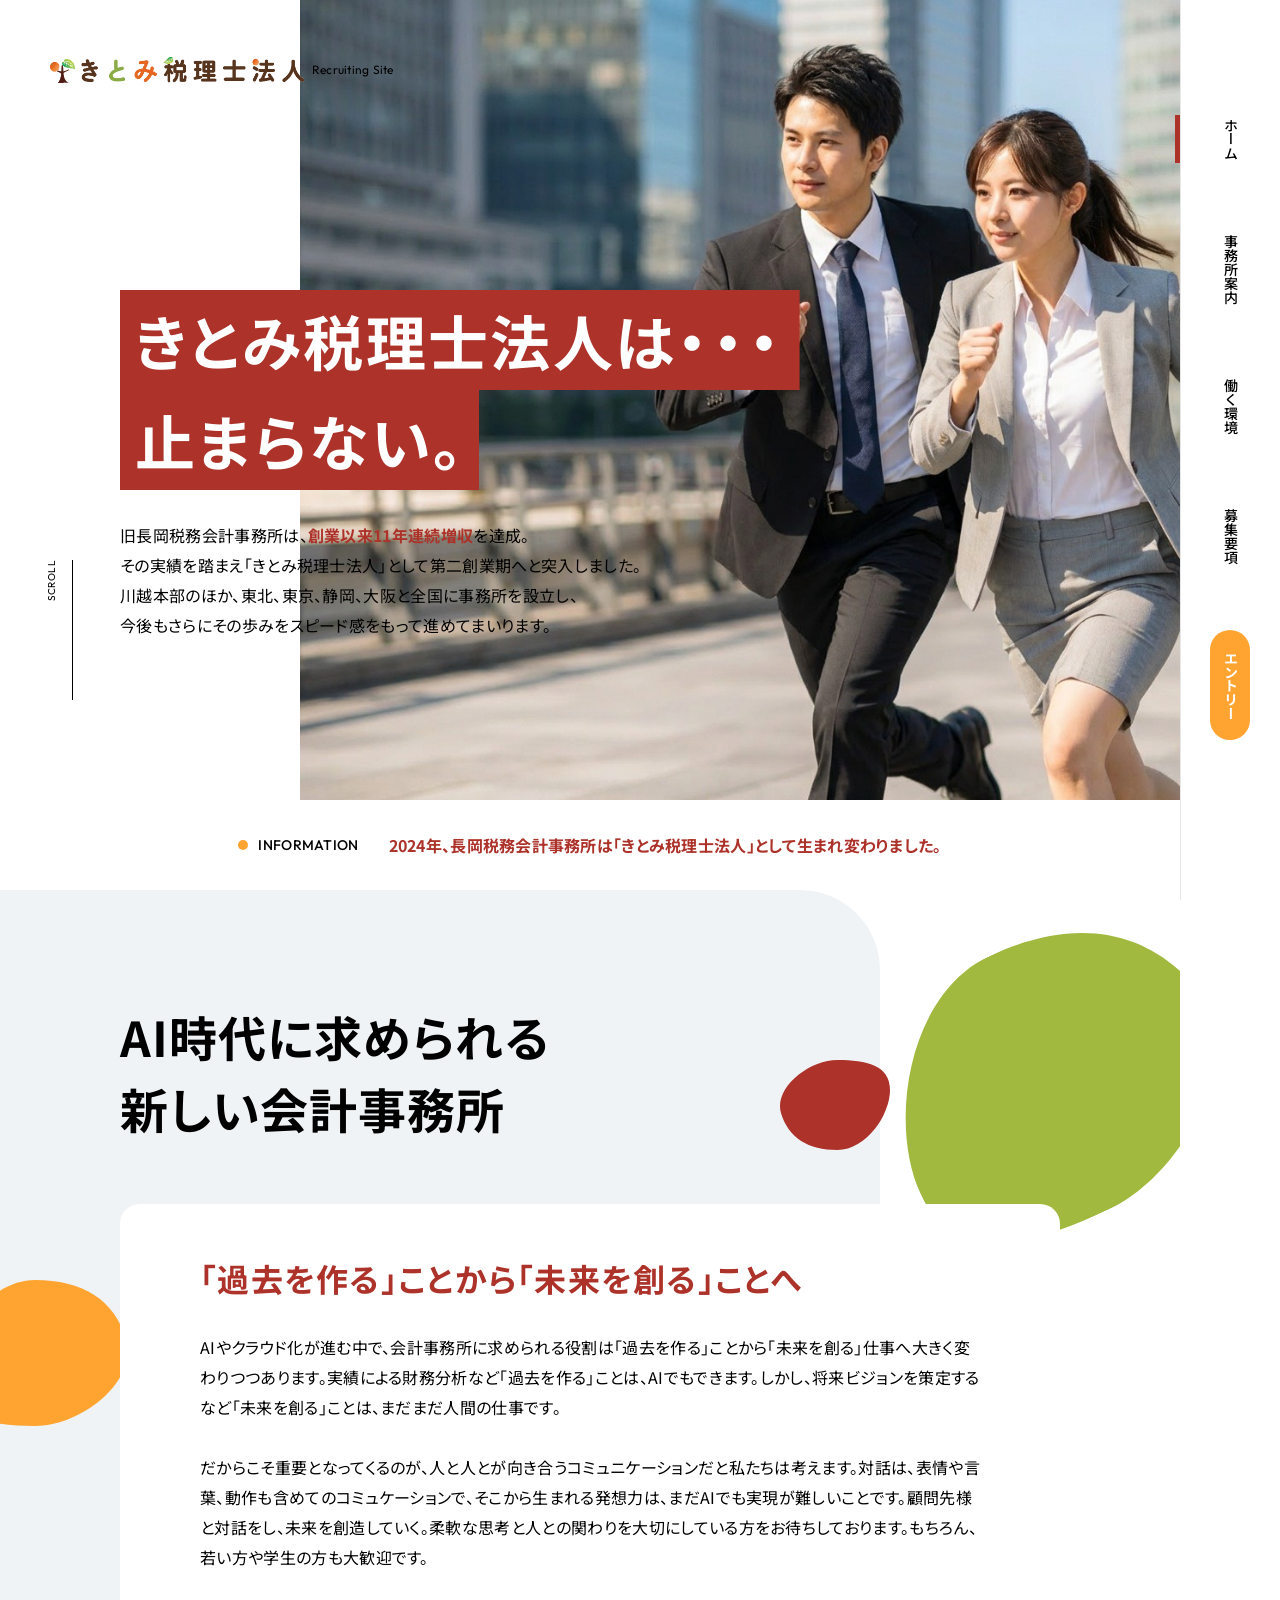
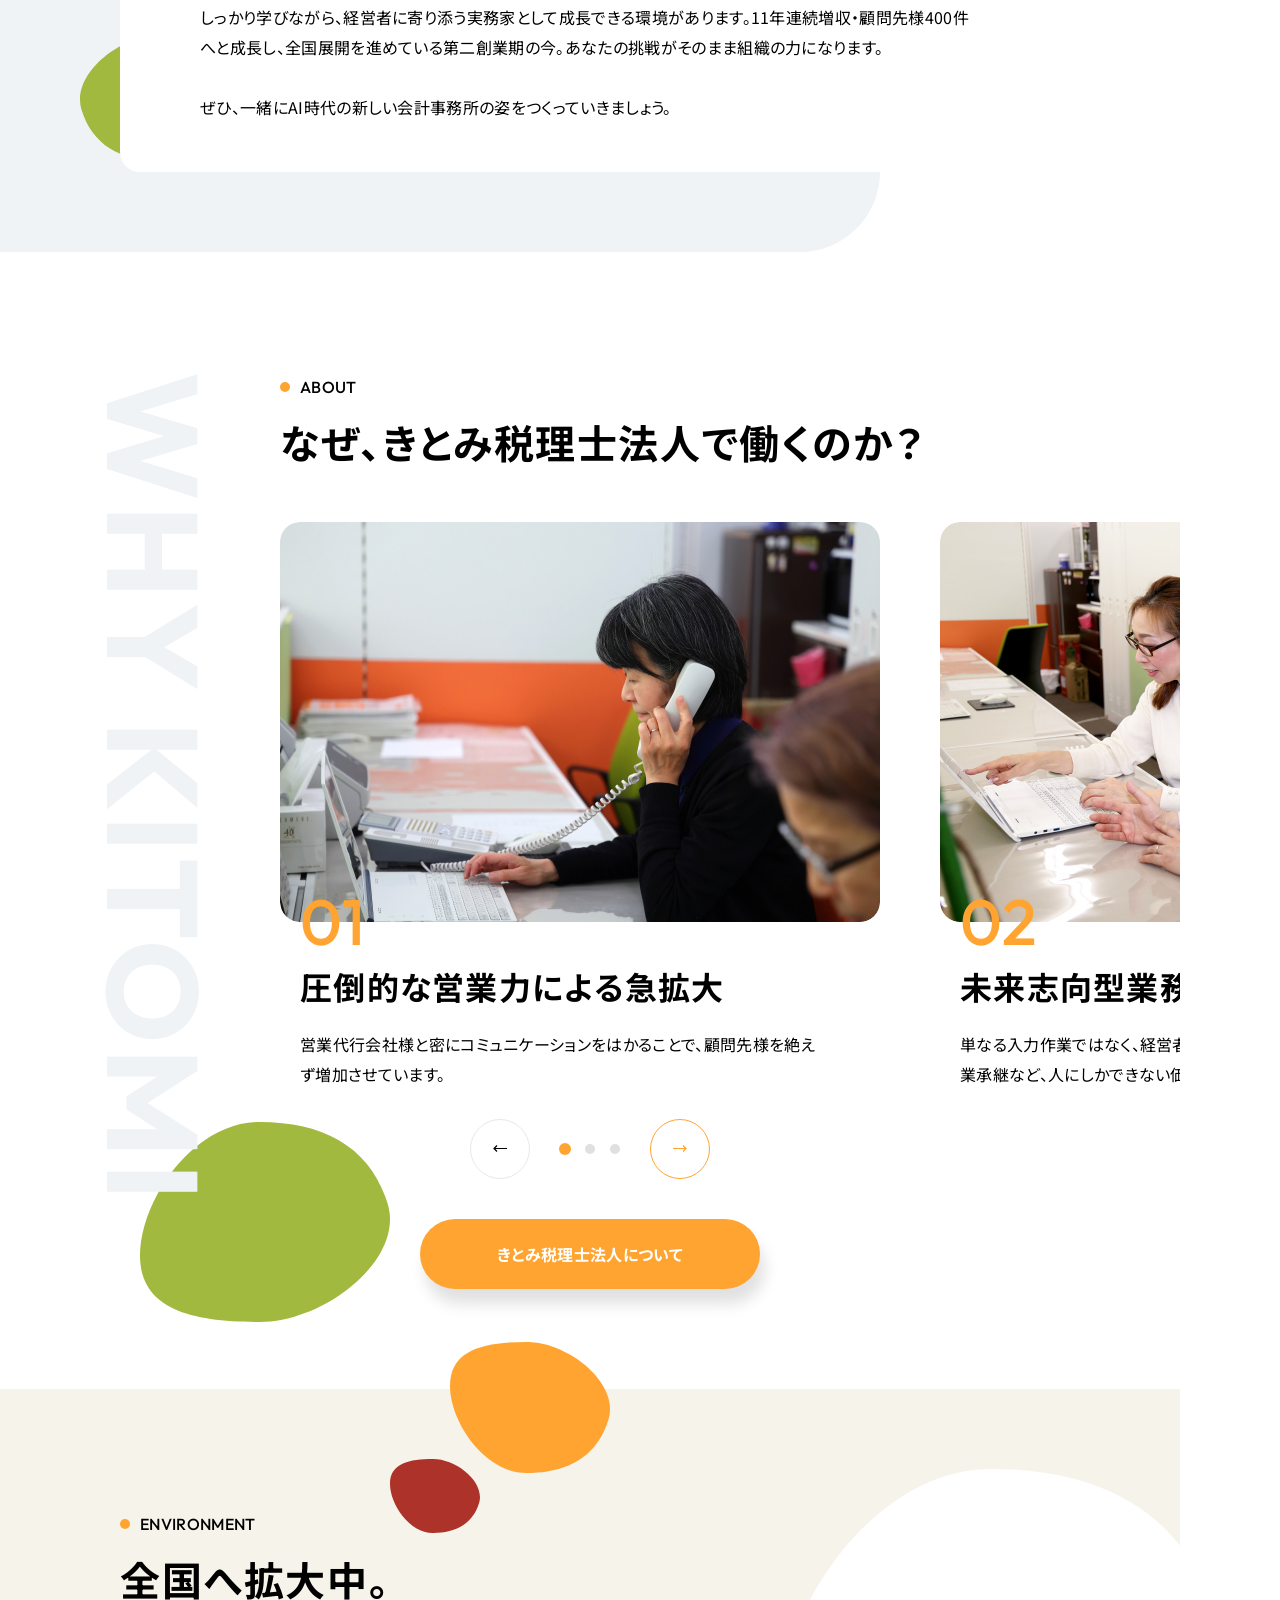
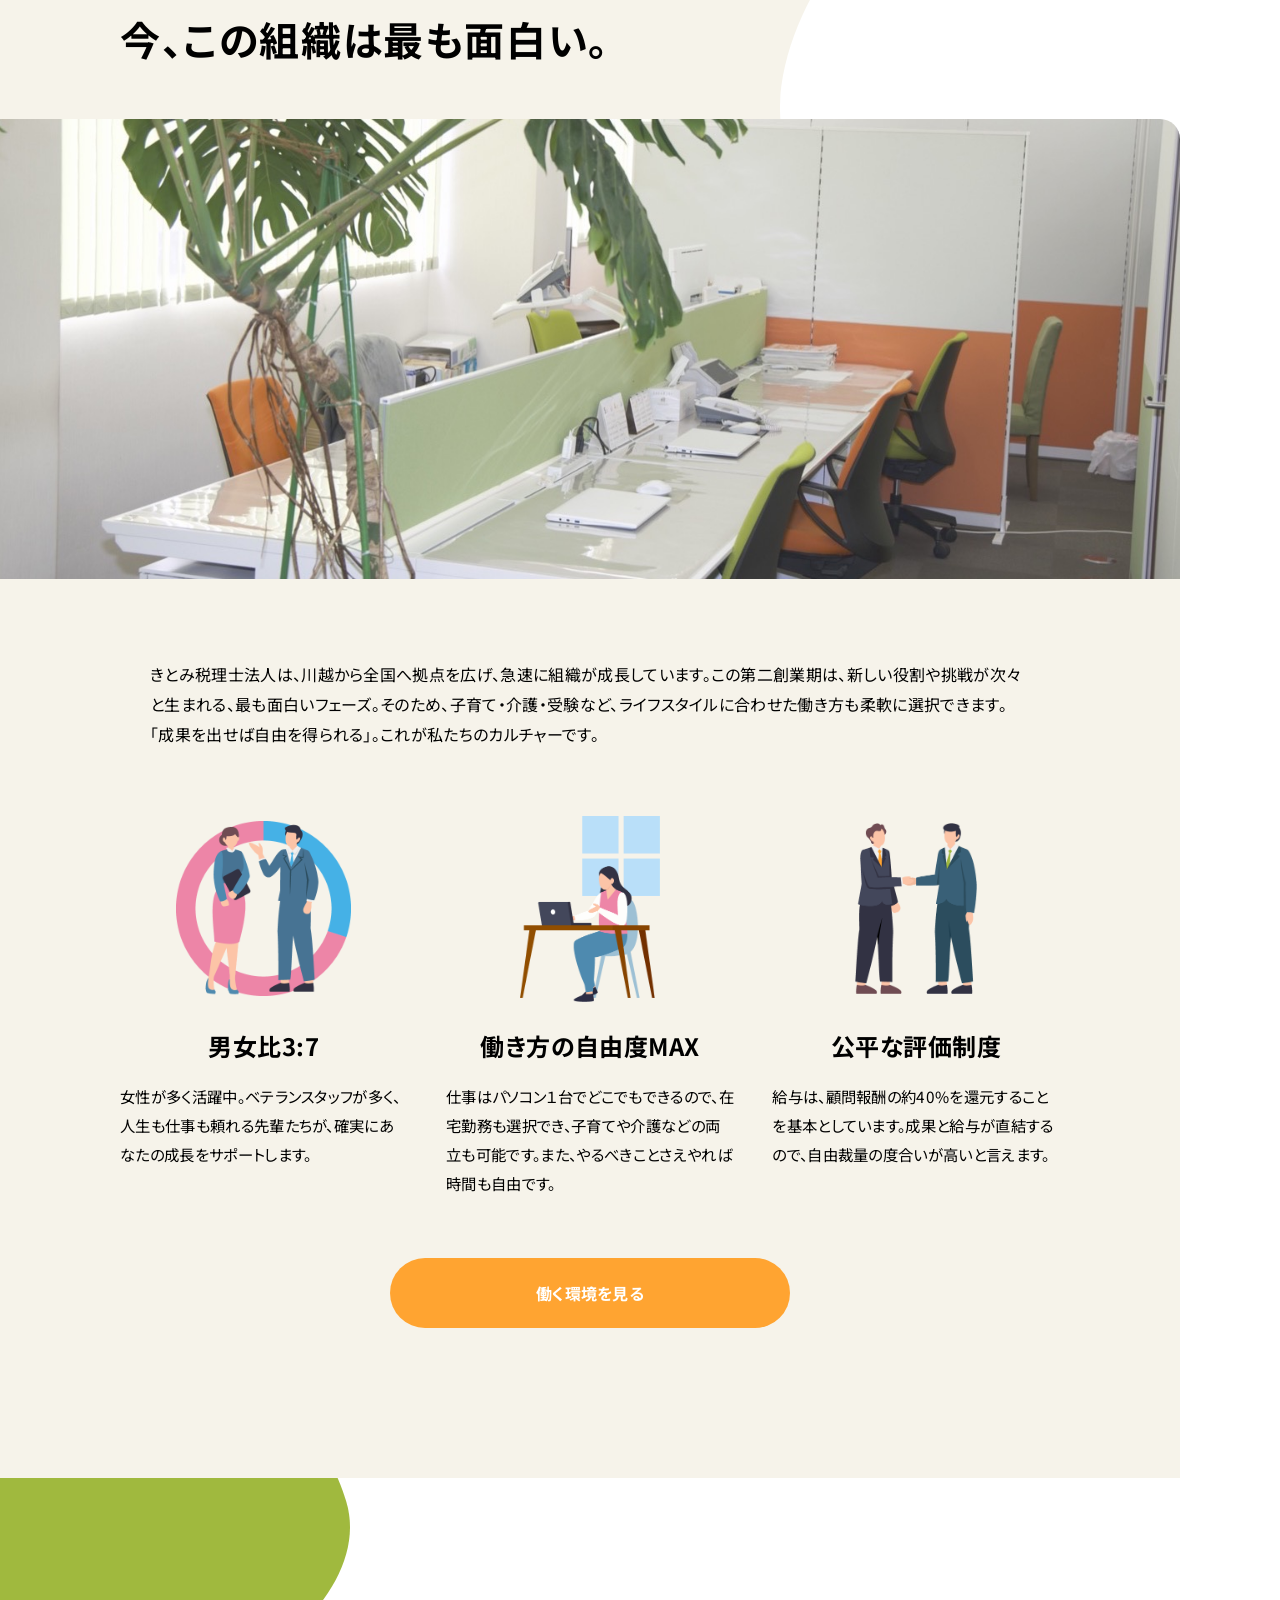
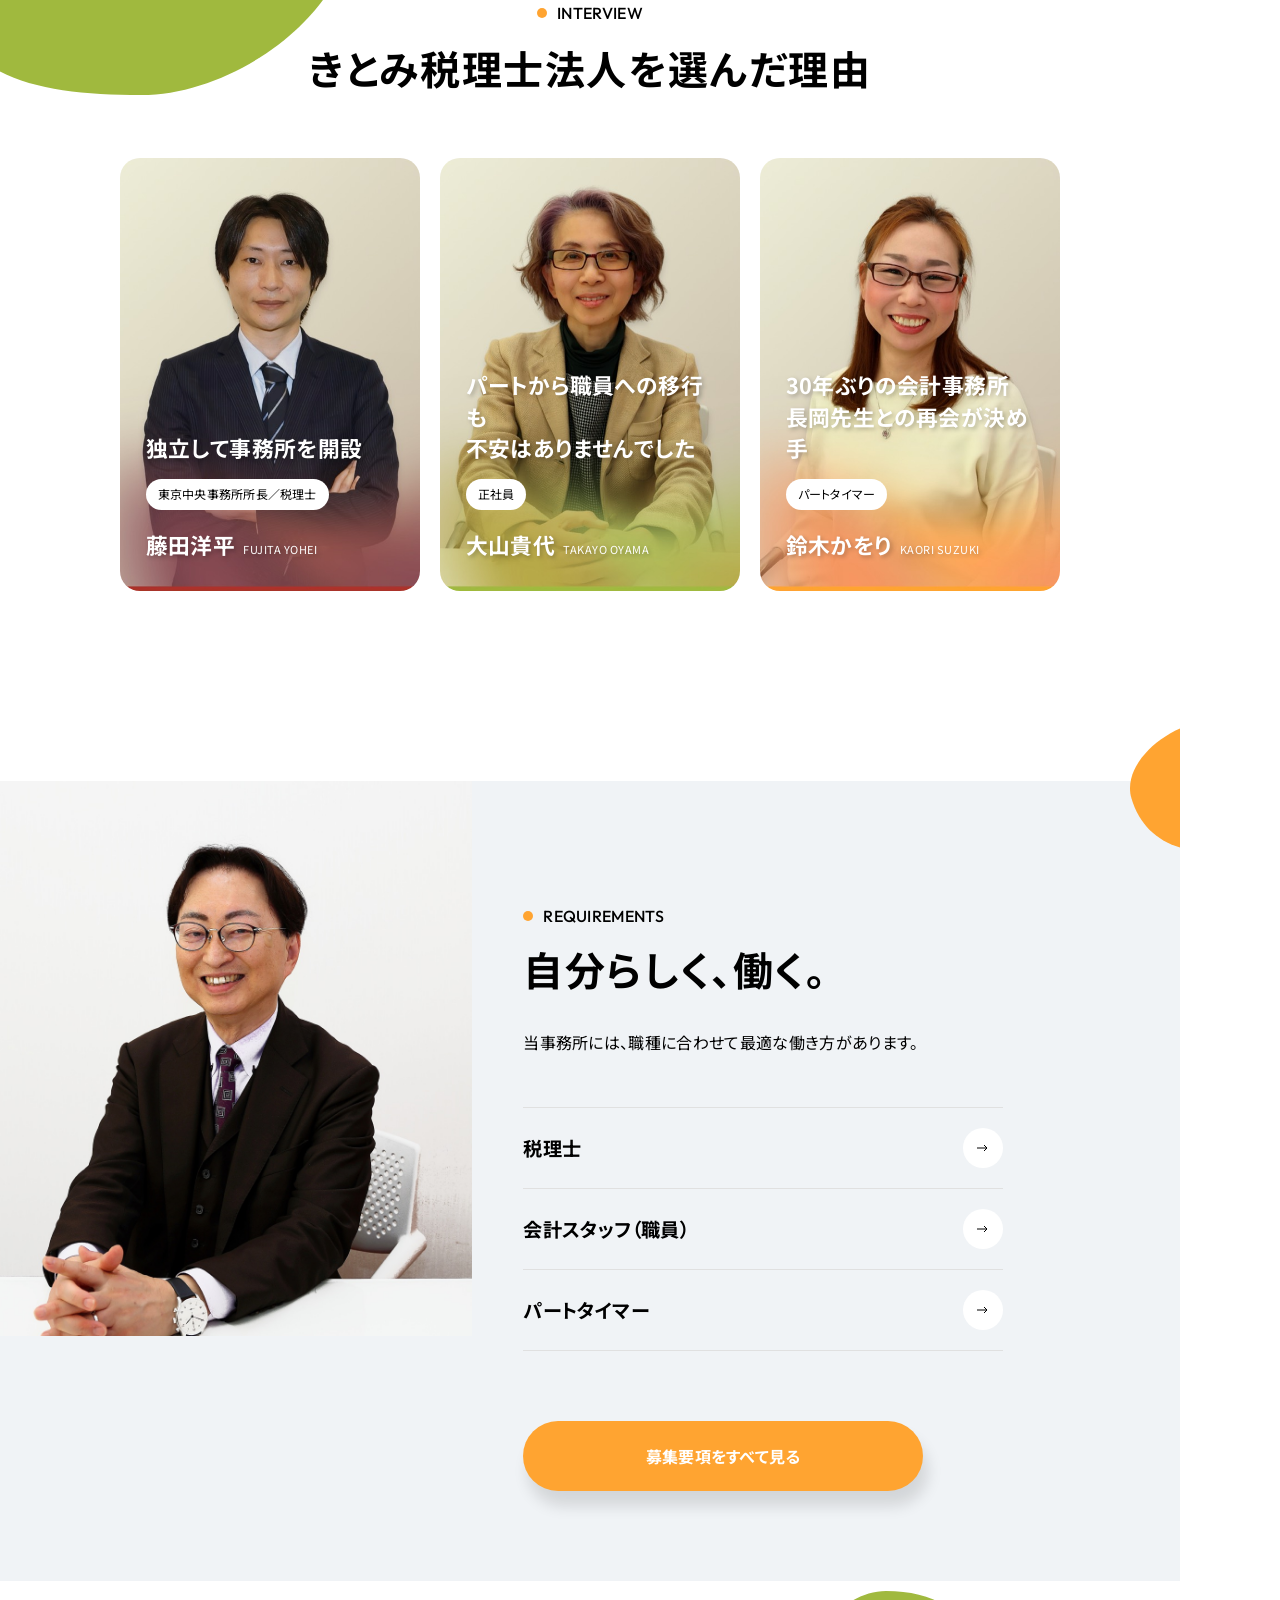
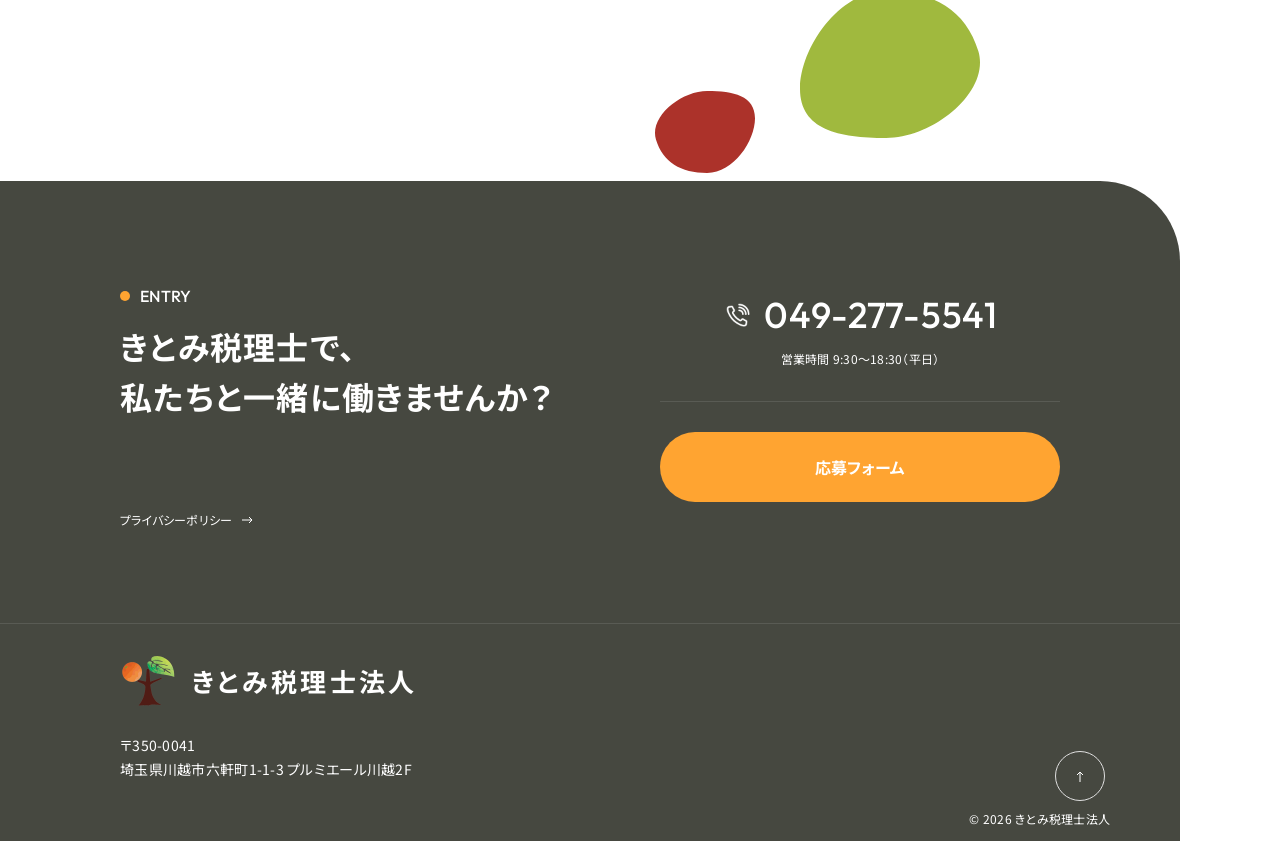
<file: index.html>
<!DOCTYPE html>
<html lang="ja">
<head>
  <!-- Google tag (gtag.js) -->
  <script async src="https://www.googletagmanager.com/gtag/js?id=G-E30D094GBT"></script>
  <script>
    window.dataLayer = window.dataLayer || [];
    function gtag(){dataLayer.push(arguments);}
    gtag('js', new Date());

    gtag('config', 'G-E30D094GBT');
  </script>
  <meta charset="UTF-8">
  <meta name="viewport" content="width=device-width, initial-scale=1.0">
  <title>きとみ税理士法人 採用サイト｜AI時代の新しい会計事務所で働く</title>
  <meta name="description" content="きとみ税理士法人の採用情報。全国展開する第二創業期の今、AI時代の新しい会計事務所で「未来を創る」仕事をしませんか？自由な働き方と公平な評価で、あなたの挑戦をお待ちしています。">
  <!-- OGP / Twitter Card -->
  <meta property="og:type" content="website">
  <meta property="og:site_name" content="きとみ税理士法人 採用サイト">
  <meta property="og:title" content="きとみ税理士法人 採用サイト｜AI時代の新しい会計事務所で働く">
  <meta property="og:description" content="きとみ税理士法人の採用情報。全国展開する第二創業期の今、AI時代の新しい会計事務所で「未来を創る」仕事をしませんか？自由な働き方と公平な評価で、あなたの挑戦をお待ちしています。">
  <meta property="og:url" content="https://recruit.kitomi-tax.com/">
  <meta property="og:image" content="https://recruit.kitomi-tax.com/images/common/ogp.jpg">
  <meta property="og:image:width" content="1200">
  <meta property="og:image:height" content="744">
  <meta name="twitter:card" content="summary_large_image">
  <meta name="twitter:title" content="きとみ税理士法人 採用サイト｜AI時代の新しい会計事務所で働く">
  <meta name="twitter:description" content="きとみ税理士法人の採用情報。全国展開する第二創業期の今、AI時代の新しい会計事務所で「未来を創る」仕事をしませんか？自由な働き方と公平な評価で、あなたの挑戦をお待ちしています。">
  <meta name="twitter:image" content="https://recruit.kitomi-tax.com/images/common/ogp.jpg">
  <link rel="preconnect" href="https://fonts.googleapis.com">
  <link rel="preconnect" href="https://fonts.gstatic.com" crossorigin>
  <link href="https://fonts.googleapis.com/css2?family=Noto+Sans+JP:wght@400;500;700&family=Outfit:wght@400;500;700&display=swap" rel="stylesheet">
  <link rel="stylesheet" href="css/reset.css">
  <link rel="stylesheet" href="css/variables.css">
  <link rel="stylesheet" href="css/common.css">
  <link rel="stylesheet" href="css/pages/home.css">
  <link rel="icon" type="image/png" sizes="32x32" href="images/common/favicon-32.png">
  <link rel="icon" type="image/png" sizes="512x512" href="images/common/favicon-512.png">
  <link rel="apple-touch-icon" href="images/common/favicon-180.png">
</head>
<body>
  <div id="header-placeholder"></div>

  <main>
    <!-- MV / Hero -->
    <section class="mv" aria-label="メインビジュアル">
      <a href="index.html" class="site-logo mv__logo" aria-label="きとみ税理士法人 トップへ">
        <img src="images/common/logo.png" alt="きとみ税理士法人" class="site-logo__img" width="254" height="40">
        <span class="site-logo__sub">Recruiting Site</span>
      </a>

      <div class="mv__title">
        <span class="mv__title-line">きとみ税理士法人は<span class="mv__title-dots">・・・</span></span>
        <span class="mv__title-line">止まらない。</span>
      </div>

      <p class="mv__lead">
        旧長岡税務会計事務所は、<span class="mv__lead-em">創業以来11年連続増収</span>を達成。<br class="pc-only">
        その実績を踏まえ「きとみ税理士法人」として第二創業期へと突入しました。<br class="pc-only">
        川越本部のほか、東北、東京、静岡、大阪と全国に事務所を設立し、<br class="pc-only">
        今後もさらにその歩みをスピード感をもって進めてまいります。
      </p>

      <div class="mv__scroll" aria-hidden="true">
        <span class="mv__scroll-text">SCROLL</span>
        <span class="mv__scroll-line"></span>
      </div>

      <img src="images/pages/home/mv-hero.jpg" alt="きとみ税理士法人で働くスタッフ" class="mv__photo" width="880" height="800">
    </section>

    <!-- Information -->
    <div class="information">
      <p class="information__row">
        <span class="information__en">INFORMATION</span>
        <span class="information__text information__text--notice">2024年、長岡税務会計事務所は「きとみ税理士法人」として生まれ変わりました。</span>
      </p>
    </div>

    <!-- Message -->
    <section class="message" aria-label="代表メッセージ">
      <img src="images/common/blob-message-1.svg" alt="" class="blob message__blob message__blob--1">
      <img src="images/common/blob-message-2.svg" alt="" class="blob message__blob message__blob--2">
      <img src="images/common/blob-message-3.svg" alt="" class="blob message__blob message__blob--3">
      <img src="images/common/blob-message-4.svg" alt="" class="blob message__blob message__blob--4">

      <div class="message__bg"></div>

      <div class="message__inner">
        <h2 class="message__heading">
          AI時代に求められる<br>新しい会計事務所
        </h2>

        <div class="message__card">
          <h3 class="message__card-title">「過去を作る」ことから<br class="sp-only"><span class="message__card-title-em">「未来を創る」ことへ</span></h3>
          <div class="message__card-body">
            <p>AIやクラウド化が進む中で、会計事務所に求められる役割は「過去を作る」ことから「未来を創る」仕事へ大きく変わりつつあります。実績による財務分析など「過去を作る」ことは、AIでもできます。しかし、将来ビジョンを策定するなど「未来を創る」ことは、まだまだ人間の仕事です。</p>
            <p>だからこそ重要となってくるのが、人と人とが向き合うコミュニケーションだと私たちは考えます。対話は、表情や言葉、動作も含めてのコミュケーションで、そこから生まれる発想力は、まだAIでも実現が難しいことです。顧問先様と対話をし、未来を創造していく。柔軟な思考と人との関わりを大切にしている方をお待ちしております。もちろん、若い方や学生の方も大歓迎です。</p>
            <p>しっかり学びながら、経営者に寄り添う実務家として成長できる環境があります。11年連続増収・顧問先様400件へと成長し、全国展開を進めている第二創業期の今。あなたの挑戦がそのまま組織の力になります。</p>
            <p>ぜひ、一緒にAI時代の新しい会計事務所の姿をつくっていきましょう。</p>
          </div>
        </div>
      </div>
    </section>

    <!-- About / Why Kitomi -->
    <section class="about" aria-label="きとみ税理士法人について">
      <p class="about__deco-text" aria-hidden="true">WHY KITOMI</p>

      <img src="images/common/blob-about-1.svg" alt="" class="blob about__blob about__blob--1">
      <img src="images/common/blob-about-2.svg" alt="" class="blob about__blob about__blob--2">

      <div class="about__title section-title">
        <span class="section-title__en">ABOUT</span>
        <h2 class="section-title__jp">なぜ、きとみ税理士法人で<br class="sp-only">働くのか？</h2>
      </div>

      <div class="about-slider" data-slider>
        <div class="about-slider__viewport">
          <div class="about-slider__track" data-slider-track>
            <article class="about-slider__item" data-slider-item>
              <div class="about-slider__img">
                <picture>
                  <source media="(min-width: 768px)" srcset="images/pages/home/about-01.jpg">
                  <img src="images/pages/home/about-01-sp.jpg" alt="クライアントと対話する税理士" width="600" height="400">
                </picture>
              </div>
              <span class="about-slider__num">01</span>
              <div class="about-slider__txt">
                <h3 class="about-slider__title">圧倒的な営業力による急拡大</h3>
                <p class="about-slider__body">営業代行会社様と密にコミュニケーションをはかることで、顧問先様を絶えず増加させています。</p>
              </div>
            </article>

            <article class="about-slider__item" data-slider-item>
              <div class="about-slider__img">
                <picture>
                  <source media="(min-width: 768px)" srcset="images/pages/home/about-02.jpg">
                  <img src="images/pages/home/about-02-sp.jpg" alt="未来志向の業務" width="600" height="400">
                </picture>
              </div>
              <span class="about-slider__num">02</span>
              <div class="about-slider__txt">
                <h3 class="about-slider__title">未来志向型業務</h3>
                <p class="about-slider__body">単なる入力作業ではなく、経営者との対話、未来の意思決定支援、相続・事業承継など、人にしかできない価値領域に力を入れています。</p>
              </div>
            </article>

            <article class="about-slider__item" data-slider-item>
              <div class="about-slider__img">
                <picture>
                  <source media="(min-width: 768px)" srcset="images/pages/home/about-03.jpg">
                  <img src="images/pages/home/about-03-sp.jpg" alt="柔軟な働き方" width="600" height="400">
                </picture>
              </div>
              <span class="about-slider__num">03</span>
              <div class="about-slider__txt">
                <h3 class="about-slider__title">自由度 × 生産性を両立した働き方</h3>
                <p class="about-slider__body">裁量の大きい働き方、明確な評価制度、新拠点の立ち上げなど個人の挑戦が形になりやすいフェーズです。</p>
              </div>
            </article>
          </div>
        </div>

        <div class="about-slider__pagination">
          <button class="about-slider__arrow about-slider__arrow--prev" data-slider-prev type="button" aria-label="前のスライド">
            <svg viewBox="0 0 14 9" aria-hidden="true">
              <path d="M14 4.5H1M4 1.5L1 4.5L4 7.5" stroke="currentColor" fill="none" stroke-width="1.2"/>
            </svg>
          </button>
          <div class="about-slider__dots" aria-hidden="true">
            <button class="about-slider__dot is-active" data-slider-dot type="button" aria-label="スライド1"></button>
            <button class="about-slider__dot" data-slider-dot type="button" aria-label="スライド2"></button>
            <button class="about-slider__dot" data-slider-dot type="button" aria-label="スライド3"></button>
          </div>
          <button class="about-slider__arrow about-slider__arrow--next" data-slider-next type="button" aria-label="次のスライド">
            <svg viewBox="0 0 14 9" aria-hidden="true">
              <path d="M0 4.5H13M10 1.5L13 4.5L10 7.5" stroke="currentColor" fill="none" stroke-width="1.2"/>
            </svg>
          </button>
        </div>
      </div>

      <a href="about.html" class="button button--gradient button--wide about__cta">きとみ税理士法人について</a>
    </section>

    <!-- Environment -->
    <section class="environment" aria-label="働く環境">
      <img src="images/common/blob-env-1.svg" alt="" class="blob environment__blob environment__blob--1">
      <img src="images/common/blob-env-2.svg" alt="" class="blob environment__blob environment__blob--2">

      <div class="environment__title section-title">
        <span class="section-title__en">ENVIRONMENT</span>
        <h2 class="section-title__jp">全国へ拡大中。<br>今、この組織は最も面白い。</h2>
      </div>

      <figure class="environment__photo">
        <picture>
          <source media="(min-width: 768px)" srcset="images/pages/home/env-main.jpg">
          <img src="images/pages/home/env-main-sp.jpg" alt="きとみ税理士法人 オフィスの様子" width="1240" height="480">
        </picture>
      </figure>

      <p class="environment__lead">
        きとみ税理士法人は、川越から全国へ拠点を広げ、急速に組織が成長しています。この第二創業期は、新しい役割や挑戦が次々と生まれる、最も面白いフェーズ。そのため、子育て・介護・受験など、ライフスタイルに合わせた働き方も柔軟に選択できます。「成果を出せば自由を得られる」。これが私たちのカルチャーです。
      </p>

      <div class="environment__pickup">
        <article class="env-card">
          <div class="env-card__img-wrap">
            <img src="images/pages/home/env-01.png" alt="" class="env-card__img" width="175" height="175">
          </div>
          <h3 class="env-card__title">男女比3:7</h3>
          <p class="env-card__body">女性が多く活躍中。ベテランスタッフが多く、人生も仕事も頼れる先輩たちが、確実にあなたの成長をサポートします。</p>
        </article>

        <article class="env-card">
          <div class="env-card__img-wrap">
            <img src="images/pages/home/env-02.png" alt="" class="env-card__img" width="140" height="185">
          </div>
          <h3 class="env-card__title">働き方の自由度MAX</h3>
          <p class="env-card__body">仕事はパソコン１台でどこでもできるので、在宅勤務も選択でき、子育てや介護などの両立も可能です。また、やるべきことさえやれば時間も自由です。</p>
        </article>

        <article class="env-card">
          <div class="env-card__img-wrap">
            <img src="images/pages/home/env-03.png" alt="" class="env-card__img" width="122" height="170">
          </div>
          <h3 class="env-card__title">公平な評価制度</h3>
          <p class="env-card__body">給与は、顧問報酬の約40%を還元することを基本としています。成果と給与が直結するので、自由裁量の度合いが高いと言えます。</p>
        </article>
      </div>

      <a href="environment.html" class="button button--orange environment__cta">働く環境を見る</a>
    </section>

    <!-- Interview -->
    <section class="interview" aria-label="社員インタビュー">
      <img src="images/common/blob-interview.svg" alt="" class="blob interview__blob">

      <div class="interview__title section-title section-title--center">
        <span class="section-title__en">INTERVIEW</span>
        <h2 class="section-title__jp">きとみ税理士法人を選んだ理由</h2>
      </div>

      <div class="interview-slider" data-slider data-slider-max="1200">
        <div class="interview__list" data-slider-track>
          <button type="button" class="interview-card" data-slider-item data-popup-open="interview-popup-01" aria-label="藤田洋平さんのインタビューを読む">
            <div class="interview-card__img-wrap">
              <img src="images/pages/home/interview-01-fujita.jpg" alt="" class="interview-card__img" width="360" height="520">
              <div class="interview-card__overlay"></div>
              <div class="interview-card__gradient"></div>
            </div>
            <div class="interview-card__txt">
              <div class="interview-card__labels">
                <span class="interview-card__label">独立して事務所を開設</span>
              </div>
              <span class="interview-card__role">東京中央事務所所長／税理士</span>
              <p class="interview-card__name">藤田洋平<span class="interview-card__name-en">FUJITA YOHEI</span></p>
            </div>
          </button>

          <button type="button" class="interview-card" data-slider-item data-popup-open="interview-popup-02" aria-label="大山貴代さんのインタビューを読む">
            <div class="interview-card__img-wrap">
              <img src="images/pages/home/interview-03.jpg" alt="" class="interview-card__img" width="360" height="520">
              <div class="interview-card__overlay"></div>
              <div class="interview-card__gradient"></div>
            </div>
            <div class="interview-card__txt">
              <div class="interview-card__labels">
                <span class="interview-card__label">パートから職員への移行も</span>
                <span class="interview-card__label">不安はありませんでした</span>
              </div>
              <span class="interview-card__role">正社員</span>
              <p class="interview-card__name">大山貴代<span class="interview-card__name-en">TAKAYO OYAMA</span></p>
            </div>
          </button>

          <button type="button" class="interview-card" data-slider-item data-popup-open="interview-popup-03" aria-label="鈴木かをりさんのインタビューを読む">
            <div class="interview-card__img-wrap">
              <img src="images/pages/home/interview-01.jpg" alt="" class="interview-card__img" width="360" height="520">
              <div class="interview-card__overlay"></div>
              <div class="interview-card__gradient"></div>
            </div>
            <div class="interview-card__txt">
              <div class="interview-card__labels">
                <span class="interview-card__label">30年ぶりの会計事務所</span>
                <span class="interview-card__label">長岡先生との再会が決め手</span>
              </div>
              <span class="interview-card__role">パートタイマー</span>
              <p class="interview-card__name">鈴木かをり<span class="interview-card__name-en">KAORI SUZUKI</span></p>
            </div>
          </button>
        </div>

        <div class="interview-slider__dots">
          <button class="about-slider__dot is-active" data-slider-dot type="button" aria-label="スライド1"></button>
          <button class="about-slider__dot" data-slider-dot type="button" aria-label="スライド2"></button>
          <button class="about-slider__dot" data-slider-dot type="button" aria-label="スライド3"></button>
        </div>
      </div>
    </section>

    <!-- Recruit -->
    <section class="recruit" aria-label="募集要項">
      <img src="images/common/blob-recruit-1.svg" alt="" class="blob recruit__blob recruit__blob--1">
      <img src="images/common/blob-recruit-2.svg" alt="" class="blob recruit__blob recruit__blob--2">
      <img src="images/common/blob-recruit-3.svg" alt="" class="blob recruit__blob recruit__blob--3">

      <div class="recruit__bg"></div>
      <figure class="recruit__photo">
        <picture>
          <source media="(max-width: 767px)" srcset="images/pages/home/recruit-bg-sp.jpg">
          <img src="images/pages/home/recruit-bg.jpg" alt="" width="680" height="800">
        </picture>
      </figure>

      <div class="recruit__content">
        <div class="recruit__title section-title">
          <span class="section-title__en">REQUIREMENTS</span>
          <h2 class="section-title__jp">自分らしく、働く。</h2>
        </div>

        <p class="recruit__lead">当事務所には、職種に合わせて最適な働き方があります。</p>

        <ul class="recruit__list">
          <li class="recruit__item">
            <a href="requirements.html#zeirishi" class="recruit__link">
              <span class="recruit__job">税理士</span>
              <span class="recruit__arrow" aria-hidden="true">
                <svg viewBox="0 0 12 8"><path d="M0 4h10M7 1l3 3-3 3" fill="none" stroke-width="1"/></svg>
              </span>
            </a>
          </li>
          <li class="recruit__item">
            <a href="requirements.html#kaikei" class="recruit__link">
              <span class="recruit__job">会計スタッフ（職員）</span>
              <span class="recruit__arrow" aria-hidden="true">
                <svg viewBox="0 0 12 8"><path d="M0 4h10M7 1l3 3-3 3" fill="none" stroke-width="1"/></svg>
              </span>
            </a>
          </li>
          <li class="recruit__item">
            <a href="requirements.html#part" class="recruit__link">
              <span class="recruit__job">パートタイマー</span>
              <span class="recruit__arrow" aria-hidden="true">
                <svg viewBox="0 0 12 8"><path d="M0 4h10M7 1l3 3-3 3" fill="none" stroke-width="1"/></svg>
              </span>
            </a>
          </li>
        </ul>

        <a href="requirements.html" class="button button--gradient recruit__cta">募集要項をすべて見る</a>
      </div>
    </section>

    <!-- Footer (共通) -->
    <footer class="footer" id="footer-placeholder"></footer>
  </main>

  <!-- Interview Popup 01 (所長／税理士) -->
  <div class="interview-popup" id="interview-popup-01" aria-hidden="true" role="dialog" aria-modal="true" aria-labelledby="interview-popup-01-title">
    <div class="interview-popup__overlay" data-popup-close></div>

    <div class="interview-popup__container" role="document">
      <header class="interview-popup__header">
        <a href="index.html" class="site-logo interview-popup__logo" aria-label="きとみ税理士法人 トップへ">
          <img src="images/common/logo.png" alt="きとみ税理士法人" class="site-logo__img" width="160" height="26">
          <span class="site-logo__sub">Recruiting Site</span>
        </a>
        <button type="button" class="interview-popup__close" data-popup-close aria-label="閉じる">
          <svg viewBox="0 0 24 24" aria-hidden="true">
            <path d="M4 4l16 16M20 4L4 20" stroke="currentColor" stroke-width="2" fill="none" stroke-linecap="round"/>
          </svg>
        </button>
      </header>

      <div class="interview-popup__body">
        <div class="interview-popup__intro">
          <figure class="interview-popup__intro-img">
            <img src="images/pages/home/interview-01-fujita.jpg" alt="" width="380" height="380">
          </figure>
          <div class="interview-popup__intro-txt">
            <h2 class="interview-popup__title" id="interview-popup-01-title">
              <span class="interview-popup__title-en">INTERVIEW01</span>
              <span class="interview-popup__title-jp">社員インタビュー01</span>
            </h2>
            <span class="interview-popup__tag">東京中央事務所所長／税理士</span>
            <p class="interview-popup__name">
              藤田洋平
              <span class="interview-popup__name-en">FUJITA YOHEI</span>
            </p>
            <p class="interview-popup__lead">東京中央事務所 所長／税理士<br>青山学院大学 経済学部 経済学科 卒<br>法人・個人の税務顧問、相続、コンサルティングまで幅広く対応。</p>
          </div>
        </div>

        <article class="interview-popup__qa">
          <p class="interview-popup__q-label">Question 01</p>
          <h3 class="interview-popup__q-title">入社を決めた理由と、現在のお仕事を教えてください</h3>
          <p class="interview-popup__a">もともと独立開業を考えていた中で、独立開業のサポートが充実していること、また拠点事務所を増やしている事務所全体としての拡大意欲に魅力を感じ、入社を決めました。現在は東京中央事務所の所長として経営と実務に邁進しており、法人・個人の方の税務顧問をメインに、相続業務や各種コンサルティング業務など幅広くお引受けしています。</p>
        </article>

        <article class="interview-popup__qa interview-popup__qa--with-img interview-popup__qa--img-right">
          <div class="interview-popup__qa-txt">
            <p class="interview-popup__q-label">Question 02</p>
            <h3 class="interview-popup__q-title">会社のサポートや拠点間の連携について教えてください</h3>
            <p class="interview-popup__a">事務所を新規開設する際にはクライアントをそのまま引き継がせてもらい、業務に必要な会計ソフト・税務ソフトや刊行物資料も一部全体で共有させてもらっていますので、個人で開業するのに比べてコストを抑えた事務所運営ができています。また、各拠点の所長が集まる月に一度の社員会をテレビ会議で開催しており、社員会で共有された情報も自身の事務所運営の参考にさせてもらっています。</p>
          </div>
          <figure class="interview-popup__qa-img">
            <img src="images/pages/home/interview-01-q2.jpg" alt="" width="320" height="240">
          </figure>
        </article>

        <article class="interview-popup__qa interview-popup__qa--with-img interview-popup__qa--img-left">
          <figure class="interview-popup__qa-img">
            <img src="images/pages/home/interview-01-q3.jpg" alt="" width="320" height="240">
          </figure>
          <div class="interview-popup__qa-txt">
            <p class="interview-popup__q-label">Question 03</p>
            <h3 class="interview-popup__q-title">やりがいを感じる瞬間と、ご自身が成長したと感じる部分は？</h3>
            <p class="interview-popup__a">クライアントの役に立てて感謝された時が、もっともやりがいを感じる瞬間です。税理士は多くの人に必要とされる存在ですので、誰かの役に立てる機会が豊富にあります。また、一従業員ではなく経営者としての意識を持てるようになったことも、自分自身が成長したと感じる部分です。</p>
          </div>
        </article>

        <aside class="interview-popup__message">
          <h3 class="interview-popup__message-title">これから入る方へ一言</h3>
          <p class="interview-popup__message-txt">私のように独立開業意欲がある人にとっても、魅力的な事務所だと思います。</p>
        </aside>

        <div class="interview-popup__footer">
          <button type="button" class="interview-popup__close-btn" data-popup-close>ページを閉じる</button>
        </div>
      </div>
    </div>
  </div>

  <!-- Interview Popup 02 (大山貴代) -->
  <div class="interview-popup" id="interview-popup-02" aria-hidden="true" role="dialog" aria-modal="true" aria-labelledby="interview-popup-02-title">
    <div class="interview-popup__overlay" data-popup-close></div>

    <div class="interview-popup__container" role="document">
      <header class="interview-popup__header">
        <a href="index.html" class="site-logo interview-popup__logo" aria-label="きとみ税理士法人 トップへ">
          <img src="images/common/logo.png" alt="きとみ税理士法人" class="site-logo__img" width="160" height="26">
          <span class="site-logo__sub">Recruiting Site</span>
        </a>
        <button type="button" class="interview-popup__close" data-popup-close aria-label="閉じる">
          <svg viewBox="0 0 24 24" aria-hidden="true">
            <path d="M4 4l16 16M20 4L4 20" stroke="currentColor" stroke-width="2" fill="none" stroke-linecap="round"/>
          </svg>
        </button>
      </header>

      <div class="interview-popup__body">
        <div class="interview-popup__intro">
          <figure class="interview-popup__intro-img">
            <img src="images/pages/home/interview01-intro.webp" alt="大山貴代さん" width="380" height="380">
          </figure>
          <div class="interview-popup__intro-txt">
            <h2 class="interview-popup__title" id="interview-popup-02-title">
              <span class="interview-popup__title-en">INTERVIEW02</span>
              <span class="interview-popup__title-jp">社員インタビュー02</span>
            </h2>
            <span class="interview-popup__tag">正社員</span>
            <p class="interview-popup__name">
              大山 貴代
              <span class="interview-popup__name-en">TAKAYO OYAMA</span>
            </p>
            <p class="interview-popup__lead">入社2年目でパートから正社員に。<br>様々な職種の顧問先を幅広く担当中。</p>
          </div>
        </div>

        <article class="interview-popup__qa">
          <p class="interview-popup__q-label">Question 01</p>
          <h3 class="interview-popup__q-title">入社を決めた理由はなんでしたか？</h3>
          <p class="interview-popup__a">ハローワークからきとみ税理士法人を紹介されたのがきっかけです。<br>年齢に関係なく、やる気のある人を採用しているといわれたこと、事務所は清潔感があり働きやすそうな空間だと感じたこと、川越市駅の近いという立地条件の良さ、対応してくれた女性社員の方が、明るく気さくな雰囲気でとても感じがよかったこと等が決め手になりました。</p>
        </article>

        <article class="interview-popup__qa interview-popup__qa--with-img interview-popup__qa--img-right">
          <div class="interview-popup__qa-txt">
            <p class="interview-popup__q-label">Question 02</p>
            <h3 class="interview-popup__q-title">現在、どんなお仕事をしていますか？</h3>
            <p class="interview-popup__a">入社1年目はパート社員、2年目から正社員となり、色々な職種の顧問先を幅広く担当しています。<br>毎月の試算表や申告書の作成など、各顧問先のご要望に応えるべく日々務めています。<br>各顧問先を一人で担当するため、仕事の進め方を自分で調整・管理でき、高齢の母がいる私も急なお休みや取りやすく大変助かっています。<br>普段お会いできない社長様方とお話しする中で経営者の考え方や人柄を知ることができ、「また、よろしくお願いします。」と言われると、もっと役に立ちたいと思え、やりがいを感じます。</p>
          </div>
          <figure class="interview-popup__qa-img">
            <img src="images/pages/home/interview01-q2.webp" alt="" width="320" height="240">
          </figure>
        </article>

        <article class="interview-popup__qa interview-popup__qa--with-img interview-popup__qa--img-left">
          <figure class="interview-popup__qa-img">
            <img src="images/pages/home/interview01-q3.webp" alt="" width="320" height="240">
          </figure>
          <div class="interview-popup__qa-txt">
            <p class="interview-popup__q-label">Question 03</p>
            <h3 class="interview-popup__q-title">きとみ税理士法人はどんな雰囲気の事務所ですか？</h3>
            <p class="interview-popup__a">女性スタッフが多いため、きめ細かい対応・配慮が行き届いており、調和のとれた優しい雰囲気の事務所です。就業中はそれぞれの職員が黙々と仕事をしていますが、お昼休みなど休憩時間になると、ワイワイガヤガヤ楽しくしています。仕事上の不明点などを問い合わせると心良くアドバイスがもらえて、大変心強いです。</p>
          </div>
        </article>

        <aside class="interview-popup__message">
          <h3 class="interview-popup__message-title">これから入る方へ一言</h3>
          <p class="interview-popup__message-txt">私どもの事務所には、知識豊富なベテラン職員が大勢勤務しています。はじめは緊張すると思いますが、働きやすい事務所です。ぜひお待ちしております。</p>
        </aside>

        <div class="interview-popup__footer">
          <button type="button" class="interview-popup__close-btn" data-popup-close>ページを閉じる</button>
        </div>
      </div>
    </div>
  </div>

  <!-- Interview Popup 03 (パートタイマー) -->
  <div class="interview-popup" id="interview-popup-03" aria-hidden="true" role="dialog" aria-modal="true" aria-labelledby="interview-popup-03-title">
    <div class="interview-popup__overlay" data-popup-close></div>

    <div class="interview-popup__container" role="document">
      <header class="interview-popup__header">
        <a href="index.html" class="site-logo interview-popup__logo" aria-label="きとみ税理士法人 トップへ">
          <img src="images/common/logo.png" alt="きとみ税理士法人" class="site-logo__img" width="160" height="26">
          <span class="site-logo__sub">Recruiting Site</span>
        </a>
        <button type="button" class="interview-popup__close" data-popup-close aria-label="閉じる">
          <svg viewBox="0 0 24 24" aria-hidden="true">
            <path d="M4 4l16 16M20 4L4 20" stroke="currentColor" stroke-width="2" fill="none" stroke-linecap="round"/>
          </svg>
        </button>
      </header>

      <div class="interview-popup__body">
        <div class="interview-popup__intro">
          <figure class="interview-popup__intro-img">
            <img src="images/pages/home/interview-01.jpg" alt="鈴木かをりさん" width="380" height="380">
          </figure>
          <div class="interview-popup__intro-txt">
            <h2 class="interview-popup__title" id="interview-popup-03-title">
              <span class="interview-popup__title-en">INTERVIEW03</span>
              <span class="interview-popup__title-jp">社員インタビュー03</span>
            </h2>
            <span class="interview-popup__tag">パートタイマー</span>
            <p class="interview-popup__name">
              鈴木 かをり
              <span class="interview-popup__name-en">KAORI SUZUKI</span>
            </p>
            <p class="interview-popup__lead">30年ぶりに会計事務所の世界へ。<br>データ入力と顧客訪問を担当中。</p>
          </div>
        </div>

        <article class="interview-popup__qa">
          <p class="interview-popup__q-label">Question 01</p>
          <h3 class="interview-popup__q-title">入社を決めた理由はなんでしたか？</h3>
          <p class="interview-popup__a">前職での業務内容が自分に合わず、転職を考えていた時に求人サイトのIndeedを開いたところ、トップにこの事務所が表示されていました。ページを開くと見覚えのあるお顔「長岡先生」があり、30年前にご一緒させていただいた先生のもとで、もう一度会計事務所の仕事がしたい！と強く思ったことが決め手です。</p>
        </article>

        <article class="interview-popup__qa interview-popup__qa--with-img interview-popup__qa--img-right">
          <div class="interview-popup__qa-txt">
            <p class="interview-popup__q-label">Question 02</p>
            <h3 class="interview-popup__q-title">現在、どんなお仕事をしていますか？</h3>
            <p class="interview-popup__a">パート社員として、週5日・9:00〜17:00で勤務しています。メインは社員さんが担当する関与先（顧客）のデータ入力で、加えて数件の顧客を自分でも持たせていただき、ご訪問も行っています。人とのコミュニケーションをとることが好きなので、関与先へご訪問させていただく時間がいちばんのやりがい。多分、営業向きなのだと思います（笑）。働く時間も日数も自由にさせていただけるので、家のこともきちんとこなしながら、無理なくバランスをとって働けています。</p>
          </div>
          <figure class="interview-popup__qa-img">
            <img src="images/pages/home/interview-03-q2.jpg" alt="" width="320" height="240">
          </figure>
        </article>

        <article class="interview-popup__qa interview-popup__qa--with-img interview-popup__qa--img-left">
          <figure class="interview-popup__qa-img">
            <img src="images/pages/home/interview-03-q3.jpg" alt="" width="320" height="240">
          </figure>
          <div class="interview-popup__qa-txt">
            <p class="interview-popup__q-label">Question 03</p>
            <h3 class="interview-popup__q-title">どんな雰囲気の事務所ですか？</h3>
            <p class="interview-popup__a">女性が多いと賑やかになりがちですが、細かく神経を使う業務が多いため、話し声も少なく、静かで落ち着いた雰囲気です。女性特有のドロドロした感じもないので、私はとても快適に過ごしています。</p>
          </div>
        </article>

        <aside class="interview-popup__message">
          <h3 class="interview-popup__message-title">これから入る方へ一言</h3>
          <p class="interview-popup__message-txt">私も入社してまだ半年。30年ぶりの会計事務所の仕事を覚えながら、最初は不安でいっぱいでした。それでも毎日一歩ずつ業務を覚え、温かいスタッフに囲まれて楽しく働いています。新しい環境は緊張すると思いますが、一緒に頑張りましょう！</p>
        </aside>

        <div class="interview-popup__footer">
          <button type="button" class="interview-popup__close-btn" data-popup-close>ページを閉じる</button>
        </div>
      </div>
    </div>
  </div>

  <script src="js/include.js"></script>
  <script src="js/main.js" defer></script>
  <script src="js/slider.js" defer></script>
  <script src="js/popup.js" defer></script>
</body>
</html>
</file>
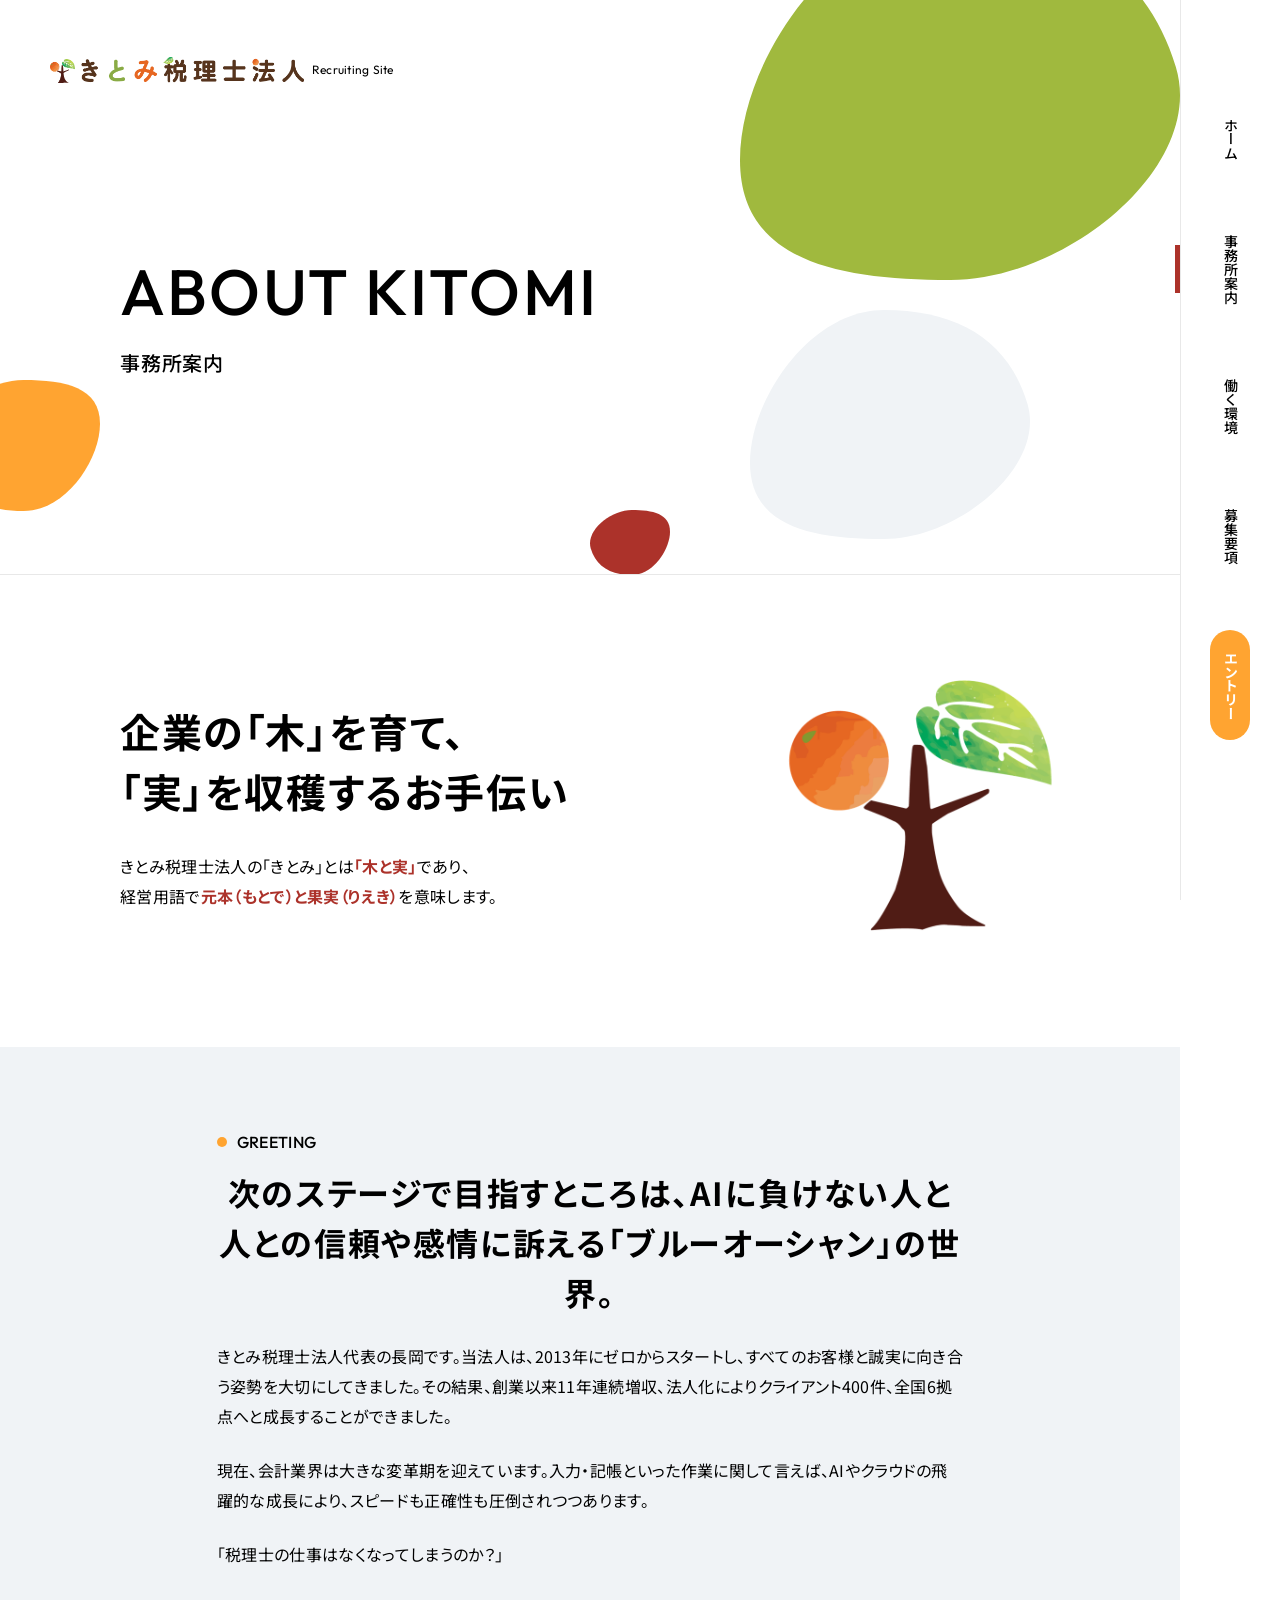
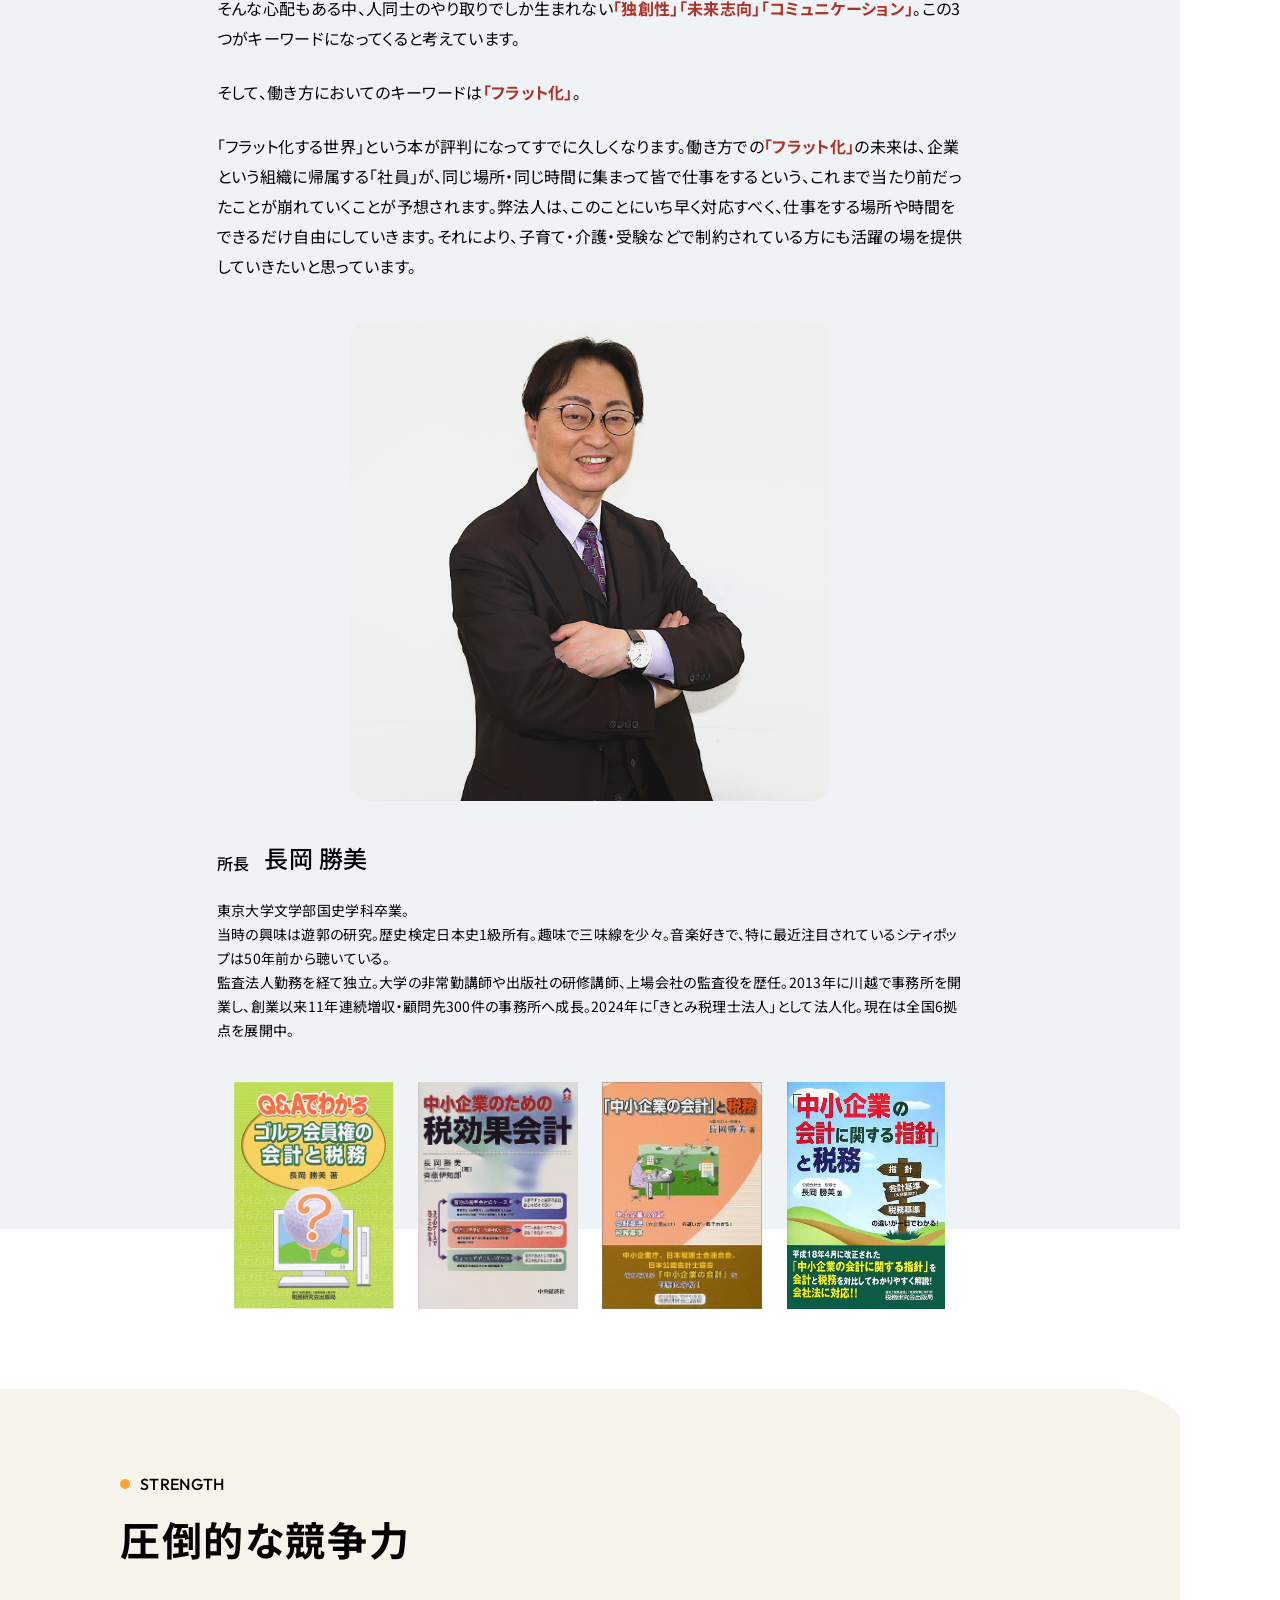
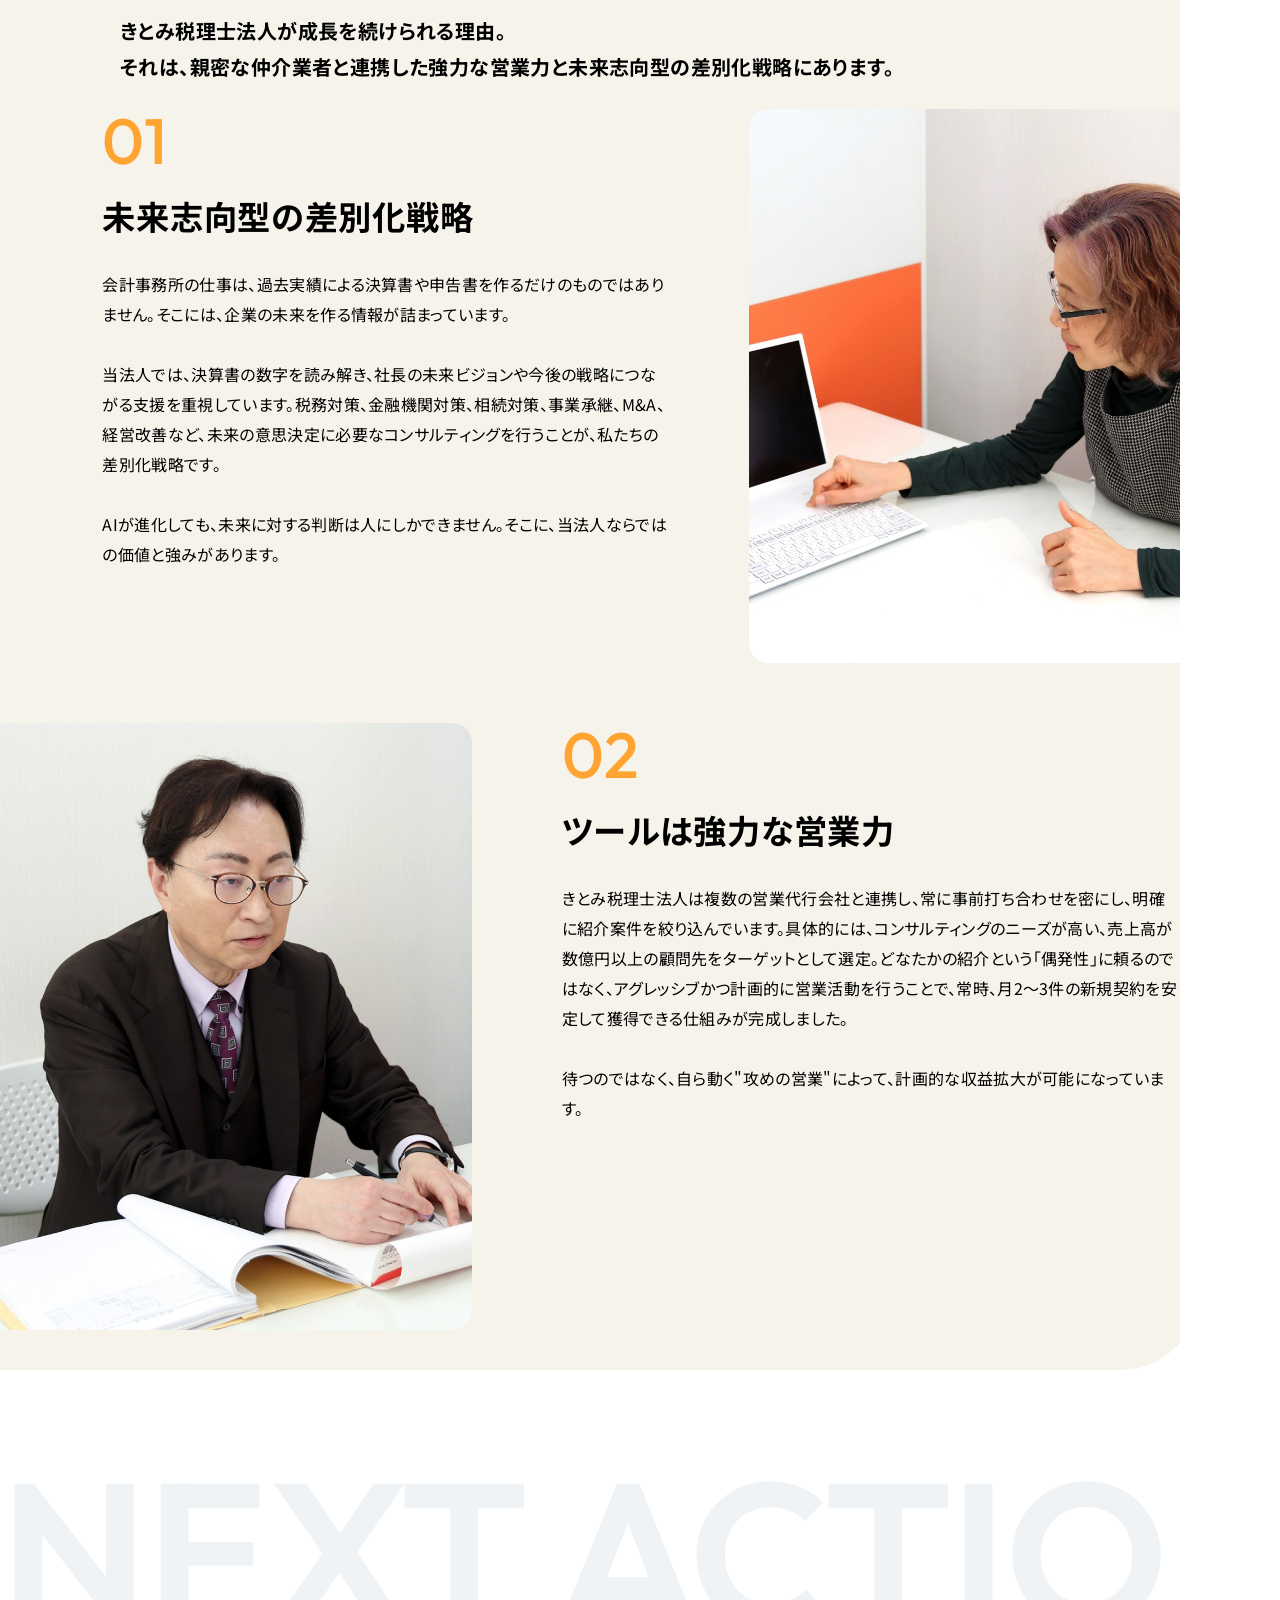
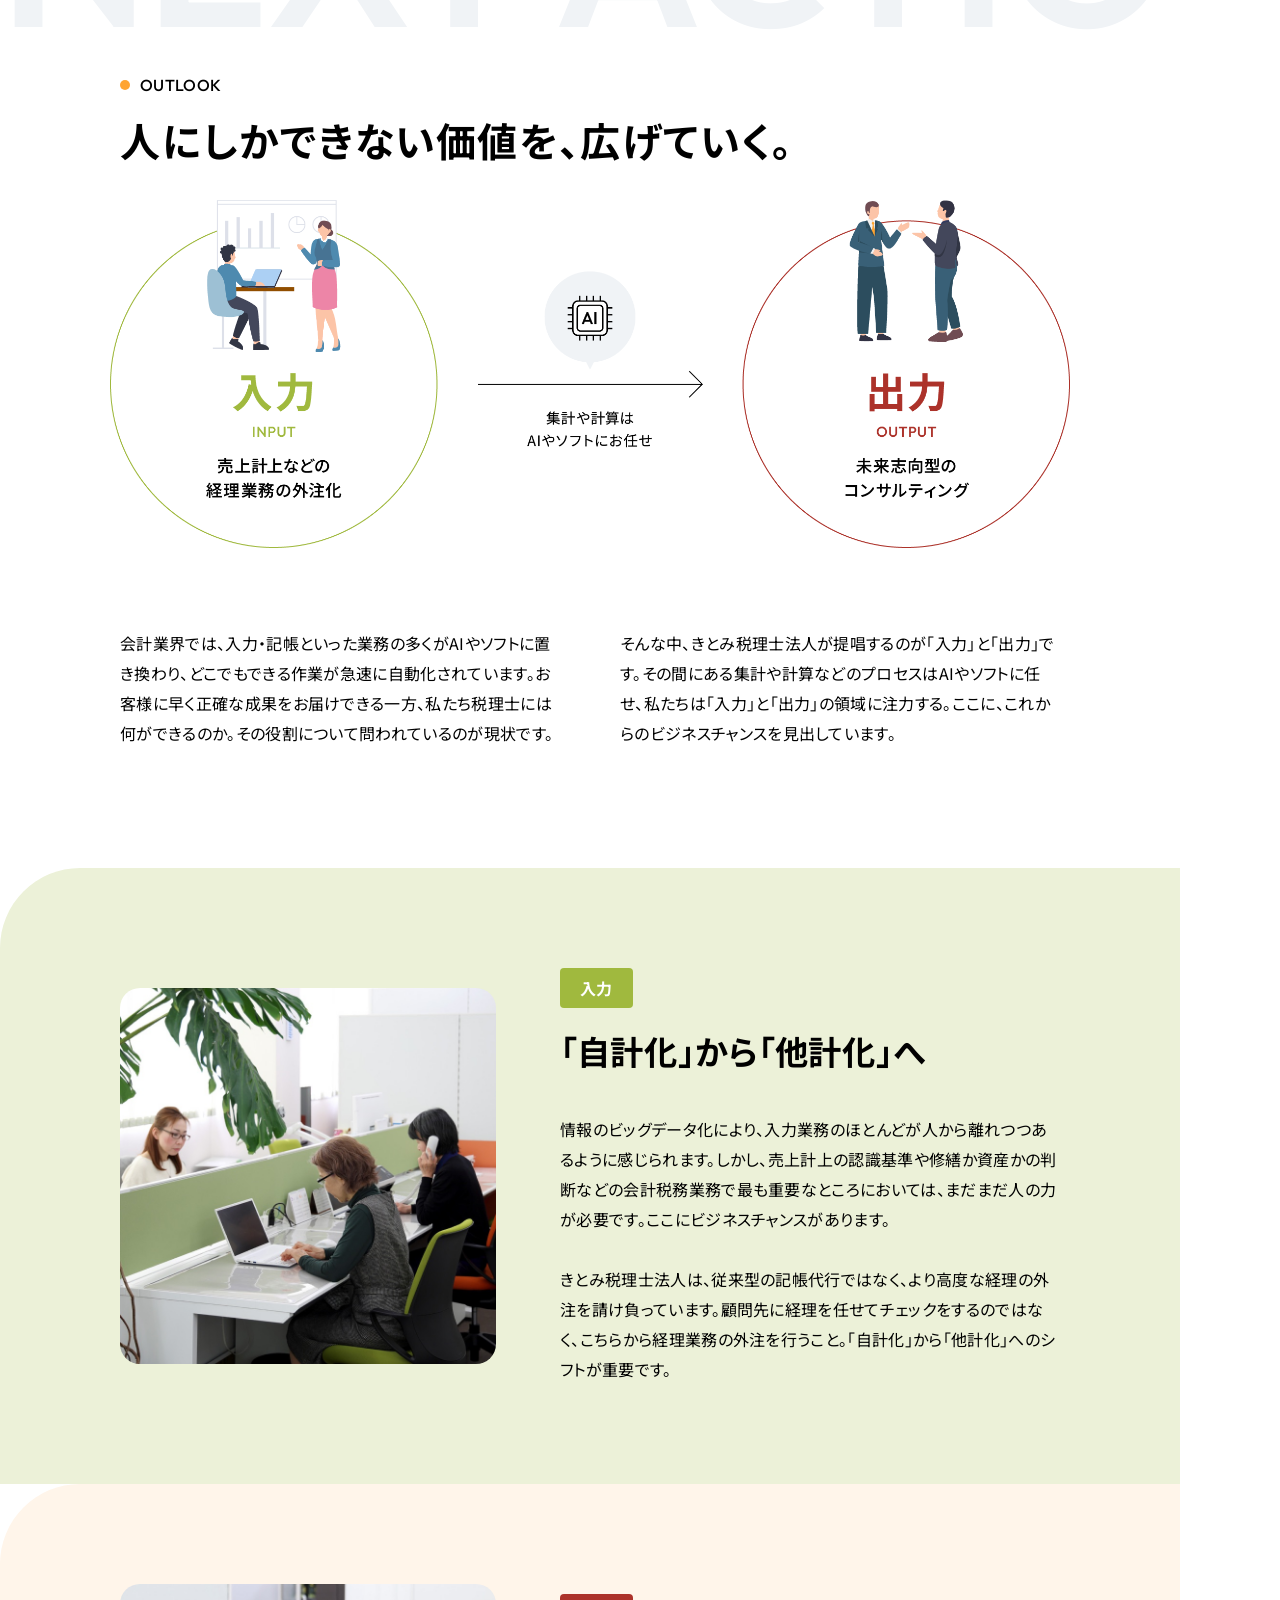
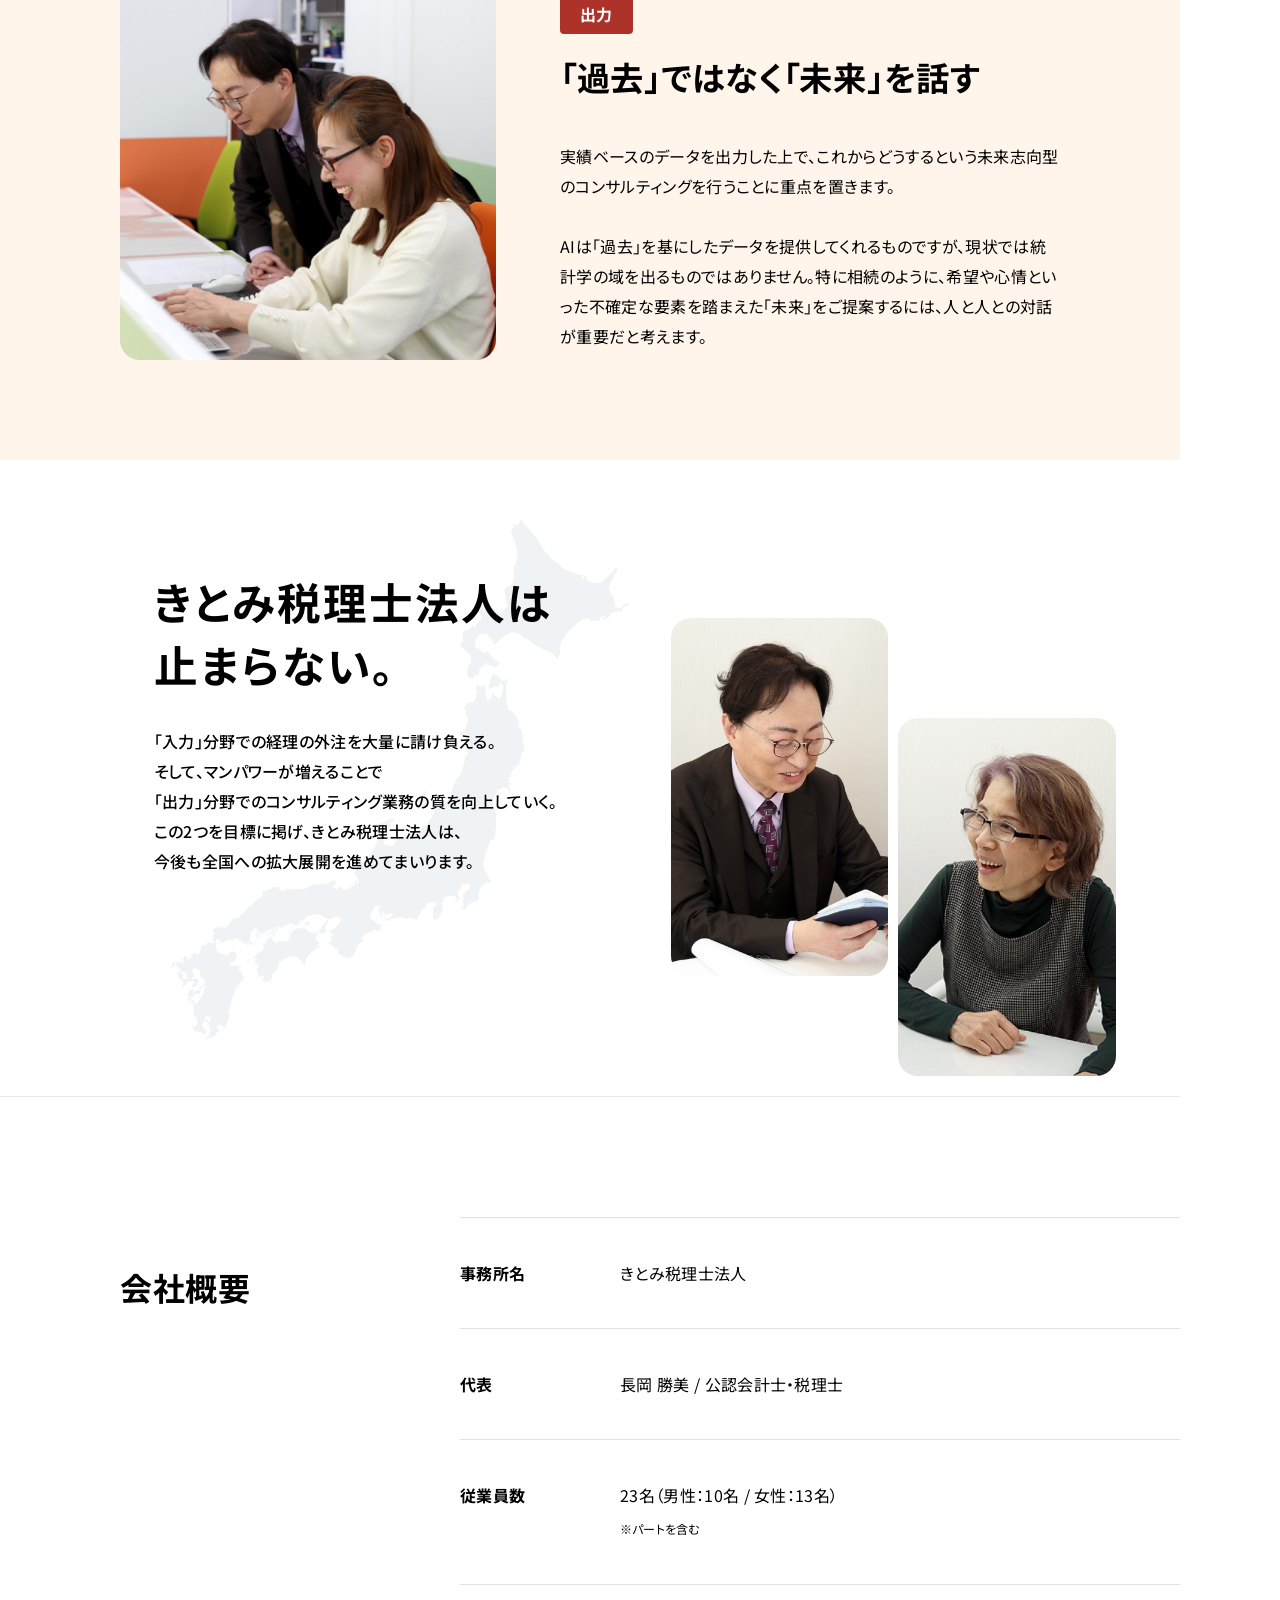
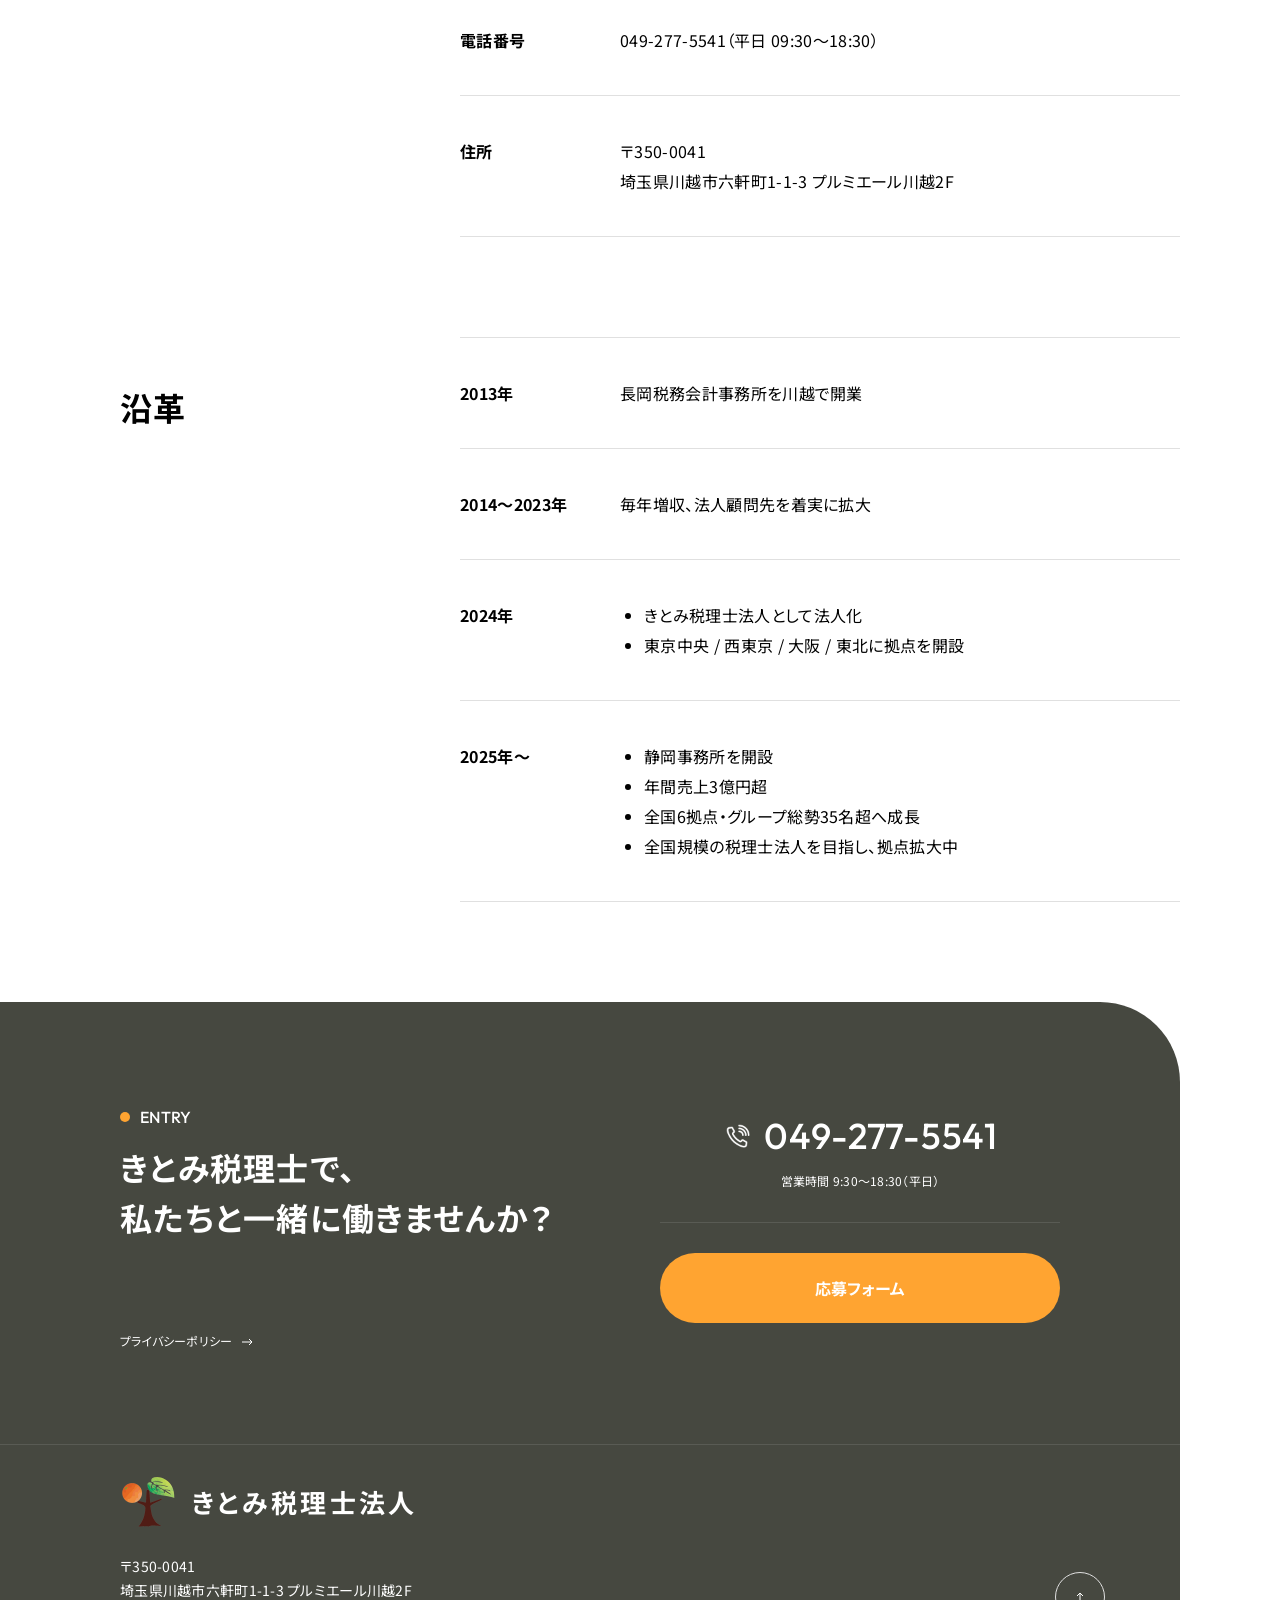
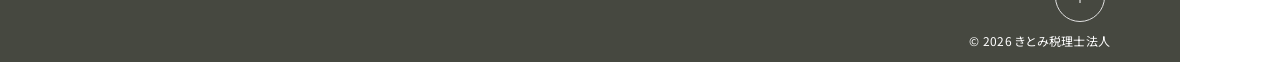
<file: about.html>
<!DOCTYPE html>
<html lang="ja">
<head>
  <!-- Google tag (gtag.js) -->
  <script async src="https://www.googletagmanager.com/gtag/js?id=G-E30D094GBT"></script>
  <script>
    window.dataLayer = window.dataLayer || [];
    function gtag(){dataLayer.push(arguments);}
    gtag('js', new Date());

    gtag('config', 'G-E30D094GBT');
  </script>
  <meta charset="UTF-8">
  <meta name="viewport" content="width=device-width, initial-scale=1.0">
  <title>事務所案内 | きとみ税理士法人 採用サイト</title>
  <meta name="description" content="きとみ税理士法人の事務所案内。代表挨拶・強み・未来戦略・会社概要・沿革をご紹介します。">
  <!-- OGP / Twitter Card -->
  <meta property="og:type" content="website">
  <meta property="og:site_name" content="きとみ税理士法人 採用サイト">
  <meta property="og:title" content="事務所案内 | きとみ税理士法人 採用サイト">
  <meta property="og:description" content="きとみ税理士法人の事務所案内。代表挨拶・強み・未来戦略・会社概要・沿革をご紹介します。">
  <meta property="og:url" content="https://recruit.kitomi-tax.com/about.html">
  <meta property="og:image" content="https://recruit.kitomi-tax.com/images/common/ogp.jpg">
  <meta property="og:image:width" content="1200">
  <meta property="og:image:height" content="744">
  <meta name="twitter:card" content="summary_large_image">
  <meta name="twitter:title" content="事務所案内 | きとみ税理士法人 採用サイト">
  <meta name="twitter:description" content="きとみ税理士法人の事務所案内。代表挨拶・強み・未来戦略・会社概要・沿革をご紹介します。">
  <meta name="twitter:image" content="https://recruit.kitomi-tax.com/images/common/ogp.jpg">
  <link rel="preconnect" href="https://fonts.googleapis.com">
  <link rel="preconnect" href="https://fonts.gstatic.com" crossorigin>
  <link href="https://fonts.googleapis.com/css2?family=Noto+Sans+JP:wght@400;500;700&family=Outfit:wght@400;500;600;700&display=swap" rel="stylesheet">
  <link rel="stylesheet" href="css/reset.css">
  <link rel="stylesheet" href="css/variables.css">
  <link rel="stylesheet" href="css/common.css">
  <link rel="stylesheet" href="css/pages/about.css">
  <link rel="icon" type="image/png" sizes="32x32" href="images/common/favicon-32.png">
  <link rel="icon" type="image/png" sizes="512x512" href="images/common/favicon-512.png">
  <link rel="apple-touch-icon" href="images/common/favicon-180.png">
</head>
<body>
  <div id="header-placeholder"></div>

  <main>
    <!-- MV -->
    <section class="about-mv" aria-label="ページタイトル">
      <a href="index.html" class="site-logo about-mv__logo" aria-label="きとみ税理士法人 トップへ">
        <img src="images/common/logo.png" alt="きとみ税理士法人" class="site-logo__img" width="254" height="40">
        <span class="site-logo__sub">Recruiting Site</span>
      </a>

      <img src="images/common/blob-about-mv-1.svg" alt="" class="blob about-mv__blob about-mv__blob--1">
      <img src="images/common/blob-about-mv-2.svg" alt="" class="blob about-mv__blob about-mv__blob--2">
      <img src="images/common/blob-about-mv-3.svg" alt="" class="blob about-mv__blob about-mv__blob--3">
      <img src="images/common/blob-about-mv-4.svg" alt="" class="blob about-mv__blob about-mv__blob--4">

      <div class="about-mv__title">
        <p class="about-mv__title-en">ABOUT KITOMI</p>
        <p class="about-mv__title-jp">事務所案内</p>
      </div>
    </section>

    <!-- Lead -->
    <section class="about-lead" aria-label="リード">
      <div class="about-lead__inner">
        <div class="about-lead__body">
          <h1 class="about-lead__catch">
            企業の「木」を育て、<br>
            「実」を収穫するお手伝い
          </h1>
          <p class="about-lead__text">
            きとみ税理士法人の「きとみ」とは<span class="em-red">「木と実」</span>であり、<br>
            経営用語で<span class="em-red">元本（もとで）と果実（りえき）</span>を意味します。
          </p>
        </div>
        <img src="images/pages/about/symbol.png" alt="" class="about-lead__symbol" width="300" height="234">
      </div>
    </section>

    <!-- Greeting -->
    <section class="greeting" aria-label="代表挨拶">
      <div class="greeting__bg"></div>

      <figure class="greeting__photo">
        <picture>
          <source media="(max-width: 767px)" srcset="images/pages/about/president.png">
          <img src="images/pages/about/president-pc.png" alt="代表 長岡 勝美" width="680" height="680">
        </picture>
      </figure>

      <div class="greeting__title section-title">
        <span class="section-title__en">GREETING</span>
        <h2 class="section-title__jp">次のステージで目指すところは、<br>AIに負けない<br>人と人との信頼や感情に訴える<br>「ブルーオーシャン」の世界。</h2>
      </div>

      <div class="greeting__body">
        <p>きとみ税理士法人代表の長岡です。当法人は、2013年にゼロからスタートし、すべてのお客様と誠実に向き合う姿勢を大切にしてきました。その結果、創業以来11年連続増収、法人化によりクライアント400件、全国6拠点へと成長することができました。</p>
        <p>現在、会計業界は大きな変革期を迎えています。入力・記帳といった作業に関して言えば、AIやクラウドの飛躍的な成長により、スピードも正確性も圧倒されつつあります。</p>
        <p>「税理士の仕事はなくなってしまうのか？」</p>
        <p>そんな心配もある中、人同士のやり取りでしか生まれない<span class="em-red">「独創性」</span><span class="em-red">「未来志向」</span><span class="em-red">「コミュニケーション」</span>。この3つがキーワードになってくると考えています。</p>
        <p>そして、働き方においてのキーワードは<span class="em-red">「フラット化」</span>。</p>
        <p>「フラット化する世界」という本が評判になってすでに久しくなります。働き方での<span class="em-red">「フラット化」</span>の未来は、企業という組織に帰属する「社員」が、同じ場所・同じ時間に集まって皆で仕事をするという、これまで当たり前だったことが崩れていくことが予想されます。弊法人は、このことにいち早く対応すべく、仕事をする場所や時間をできるだけ自由にしていきます。それにより、子育て・介護・受験などで制約されている方にも活躍の場を提供していきたいと思っています。</p>
      </div>

      <div class="greeting__profile">
        <p class="greeting__name">
          <span class="greeting__role">所長</span>
          <span class="greeting__person">長岡 勝美</span>
        </p>
        <p class="greeting__bio">
          東京大学文学部国史学科卒業。<br>
          当時の興味は遊郭の研究。歴史検定日本史1級所有。趣味で三味線を少々。音楽好きで、特に最近注目されているシティポップは50年前から聴いている。<br>
          監査法人勤務を経て独立。大学の非常勤講師や出版社の研修講師、上場会社の監査役を歴任。2013年に川越で事務所を開業し、創業以来11年連続増収・顧問先300件の事務所へ成長。2024年に「きとみ税理士法人」として法人化。現在は全国6拠点を展開中。
        </p>
      </div>

      <div class="greeting__books">
        <img src="images/pages/about/book-1.png" alt="Q&Aでわかるゴルフ会計権の会計と税務" width="160" height="227">
        <img src="images/pages/about/book-2.png" alt="中小企業のための税効果会計" width="160" height="227">
        <img src="images/pages/about/book-3.png" alt="中小企業の会計と税務" width="160" height="227">
        <img src="images/pages/about/book-4.png" alt="中小企業の会計にかんする指針と税務" width="160" height="227">
      </div>
    </section>

    <!-- Strength -->
    <section class="strength" aria-label="強み">
      <div class="strength__bg"></div>

      <div class="strength__title section-title">
        <span class="section-title__en">STRENGTH</span>
        <h2 class="section-title__jp">圧倒的な競争力</h2>
      </div>

      <p class="strength__lead">
        きとみ税理士法人が成長を続けられる理由。<br>
        それは、親密な仲介業者と連携した強力な営業力と未来志向型の差別化戦略にあります。
      </p>

      <!-- Strength 01: text left, image right -->
      <article class="strength-item strength-item--01">
        <div class="strength-item__txt">
          <span class="strength-item__num">01</span>
          <h3 class="strength-item__title">未来志向型の差別化戦略</h3>
          <div class="strength-item__body">
            <p>会計事務所の仕事は、過去実績による決算書や申告書を作るだけのものではありません。そこには、企業の未来を作る情報が詰まっています。</p>
            <p>当法人では、決算書の数字を読み解き、社長の未来ビジョンや今後の戦略につながる支援を重視しています。税務対策、金融機関対策、相続対策、事業承継、M&amp;A、経営改善など、未来の意思決定に必要なコンサルティングを行うことが、私たちの差別化戦略です。</p>
            <p>AIが進化しても、未来に対する判断は人にしかできません。そこに、当法人ならではの価値と強みがあります。</p>
          </div>
        </div>
        <figure class="strength-item__img">
          <picture>
            <source media="(min-width: 768px)" srcset="images/pages/about/strength-01.jpg">
            <img src="images/pages/about/strength-01-sp.jpg" alt="未来志向型の差別化戦略" width="560" height="720">
          </picture>
        </figure>
      </article>

      <!-- Strength 02: image left, text right -->
      <article class="strength-item strength-item--02">
        <figure class="strength-item__img">
          <picture>
            <source media="(max-width: 767px)" srcset="images/pages/about/strength-02-sp.jpg">
            <img src="images/pages/about/strength-02.jpg" alt="ツールは強力な営業力" width="560" height="720">
          </picture>
        </figure>
        <div class="strength-item__txt">
          <span class="strength-item__num">02</span>
          <h3 class="strength-item__title">ツールは強力な営業力</h3>
          <div class="strength-item__body">
            <p>きとみ税理士法人は複数の営業代行会社と連携し、常に事前打ち合わせを密にし、明確に紹介案件を絞り込んでいます。具体的には、コンサルティングのニーズが高い、売上高が数億円以上の顧問先をターゲットとして選定。どなたかの紹介という「偶発性」に頼るのではなく、アグレッシブかつ計画的に営業活動を行うことで、常時、月2〜3件の新規契約を安定して獲得できる仕組みが完成しました。</p>
            <p>待つのではなく、自ら動く"攻めの営業"によって、計画的な収益拡大が可能になっています。</p>
          </div>
        </div>
      </article>
    </section>

    <!-- Outlook / NEXT ACTION -->
    <section class="outlook" aria-label="未来戦略">
      <div class="outlook__deco-text" aria-hidden="true">
        <span class="outlook__deco-track">
          <span class="outlook__deco-item">NEXT ACTION</span>
          <span class="outlook__deco-item">NEXT ACTION</span>
        </span>
      </div>

      <div class="outlook__title section-title">
        <span class="section-title__en">OUTLOOK</span>
        <h2 class="section-title__jp">人にしかできない価値を、広げていく。</h2>
      </div>

      <figure class="outlook__diagram">
        <picture>
          <source media="(max-width: 767px)" srcset="images/pages/about/io-diagram-sp.png">
          <img src="images/pages/about/io-diagram.png" alt="入力から出力へ" width="960" height="348">
        </picture>
      </figure>

      <div class="outlook__intro">
        <p>会計業界では、入力・記帳といった業務の多くがAIやソフトに置き換わり、どこでもできる作業が急速に自動化されています。お客様に早く正確な成果をお届けできる一方、私たち税理士には何ができるのか。その役割について問われているのが現状です。</p>
        <p>そんな中、きとみ税理士法人が提唱するのが「入力」と「出力」です。その間にある集計や計算などのプロセスはAIやソフトに任せ、私たちは「入力」と「出力」の領域に注力する。ここに、これからのビジネスチャンスを見出しています。</p>
      </div>
    </section>

    <!-- Input section -->
    <section class="io-card io-card--input" aria-label="入力分野">
      <figure class="io-card__img">
        <picture>
          <source media="(max-width: 767px)" srcset="images/pages/about/io-input-sp.png">
          <img src="images/pages/about/input-photo.jpg" alt="自計化から他計化へ" width="520" height="520">
        </picture>
      </figure>
      <div class="io-card__txt">
        <div class="io-card__title-block">
          <span class="io-card__label io-card__label--input">入力</span>
          <h3 class="io-card__title">「自計化」から「他計化」へ</h3>
        </div>
        <div class="io-card__body">
          <p>情報のビッグデータ化により、入力業務のほとんどが人から離れつつあるように感じられます。しかし、売上計上の認識基準や修繕か資産かの判断などの会計税務業務で最も重要なところにおいては、まだまだ人の力が必要です。ここにビジネスチャンスがあります。</p>
          <p>きとみ税理士法人は、従来型の記帳代行ではなく、より高度な経理の外注を請け負っています。顧問先に経理を任せてチェックをするのではなく、こちらから経理業務の外注を行うこと。「自計化」から「他計化」へのシフトが重要です。</p>
        </div>
      </div>
    </section>

    <!-- Output section -->
    <section class="io-card io-card--output" aria-label="出力分野">
      <figure class="io-card__img">
        <picture>
          <source media="(max-width: 767px)" srcset="images/pages/about/io-output-sp.png">
          <img src="images/pages/about/output-photo.jpg" alt="過去ではなく未来を話す" width="520" height="520">
        </picture>
      </figure>
      <div class="io-card__txt">
        <div class="io-card__title-block">
          <span class="io-card__label io-card__label--output">出力</span>
          <h3 class="io-card__title">「過去」ではなく「未来」を話す</h3>
        </div>
        <div class="io-card__body">
          <p>実績ベースのデータを出力した上で、これからどうするという未来志向型のコンサルティングを行うことに重点を置きます。</p>
          <p>AIは「過去」を基にしたデータを提供してくれるものですが、現状では統計学の域を出るものではありません。特に相続のように、希望や心情といった不確定な要素を踏まえた「未来」をご提案するには、人と人との対話が重要だと考えます。</p>
        </div>
      </div>
    </section>

    <!-- Summary -->
    <section class="summary" aria-label="サマリー">
      <img src="images/pages/about/japan-map.svg" alt="" class="summary__deco">

      <div class="summary__txt">
        <h2 class="summary__catch">
          きとみ税理士法人は<br>止まらない。
        </h2>
        <div class="summary__body">
          <p>「入力」分野での経理の外注を大量に請け負える。<br>そして、マンパワーが増えることで<br>「出力」分野でのコンサルティング業務の質を向上していく。</p>
          <p>この2つを目標に掲げ、きとみ税理士法人は、<br>今後も全国への拡大展開を進めてまいります。</p>
        </div>
      </div>

      <div class="summary__photos">
        <figure class="summary__photo summary__photo--1">
          <img src="images/pages/about/summary-01.jpg" alt="" width="240" height="400">
        </figure>
        <figure class="summary__photo summary__photo--2">
          <img src="images/pages/about/summary-02.jpg" alt="" width="240" height="400">
        </figure>
      </div>
    </section>

    <!-- Company Info -->
    <section class="company" aria-label="会社情報">
      <div class="company__block">
        <h2 class="company__heading">会社概要</h2>
        <dl class="company__table">
          <div class="company__row">
            <dt>事務所名</dt>
            <dd>きとみ税理士法人</dd>
          </div>
          <div class="company__row">
            <dt>代表</dt>
            <dd>長岡 勝美 / 公認会計士・税理士</dd>
          </div>
          <div class="company__row">
            <dt>従業員数</dt>
            <dd>
              23名（男性：10名 / 女性：13名）
              <span class="company__note">※パートを含む</span>
            </dd>
          </div>
          <div class="company__row">
            <dt>電話番号</dt>
            <dd>049-277-5541（平日 09:30〜18:30）</dd>
          </div>
          <div class="company__row">
            <dt>住所</dt>
            <dd>
              〒350-0041<br>
              埼玉県川越市六軒町1-1-3 プルミエール川越2F
            </dd>
          </div>
        </dl>
      </div>

      <div class="company__block">
        <h2 class="company__heading">沿革</h2>
        <dl class="company__table">
          <div class="company__row">
            <dt>2013年</dt>
            <dd>長岡税務会計事務所を川越で開業</dd>
          </div>
          <div class="company__row">
            <dt>2014〜2023年</dt>
            <dd>毎年増収、法人顧問先を着実に拡大</dd>
          </div>
          <div class="company__row">
            <dt>2024年</dt>
            <dd>
              <ul class="company__list">
                <li>きとみ税理士法人として法人化</li>
                <li>東京中央 / 西東京 / 大阪 / 東北に拠点を開設</li>
              </ul>
            </dd>
          </div>
          <div class="company__row">
            <dt>2025年〜</dt>
            <dd>
              <ul class="company__list">
                <li>静岡事務所を開設</li>
                <li>年間売上3億円超</li>
                <li>全国6拠点・グループ総勢35名超へ成長</li>
                <li>全国規模の税理士法人を目指し、拠点拡大中</li>
              </ul>
            </dd>
          </div>
        </dl>
      </div>
    </section>

    <!-- Footer (共通) -->
    <footer class="footer" id="footer-placeholder"></footer>
  </main>

  <script src="js/include.js"></script>
  <script src="js/main.js" defer></script>
</body>
</html>
</file>
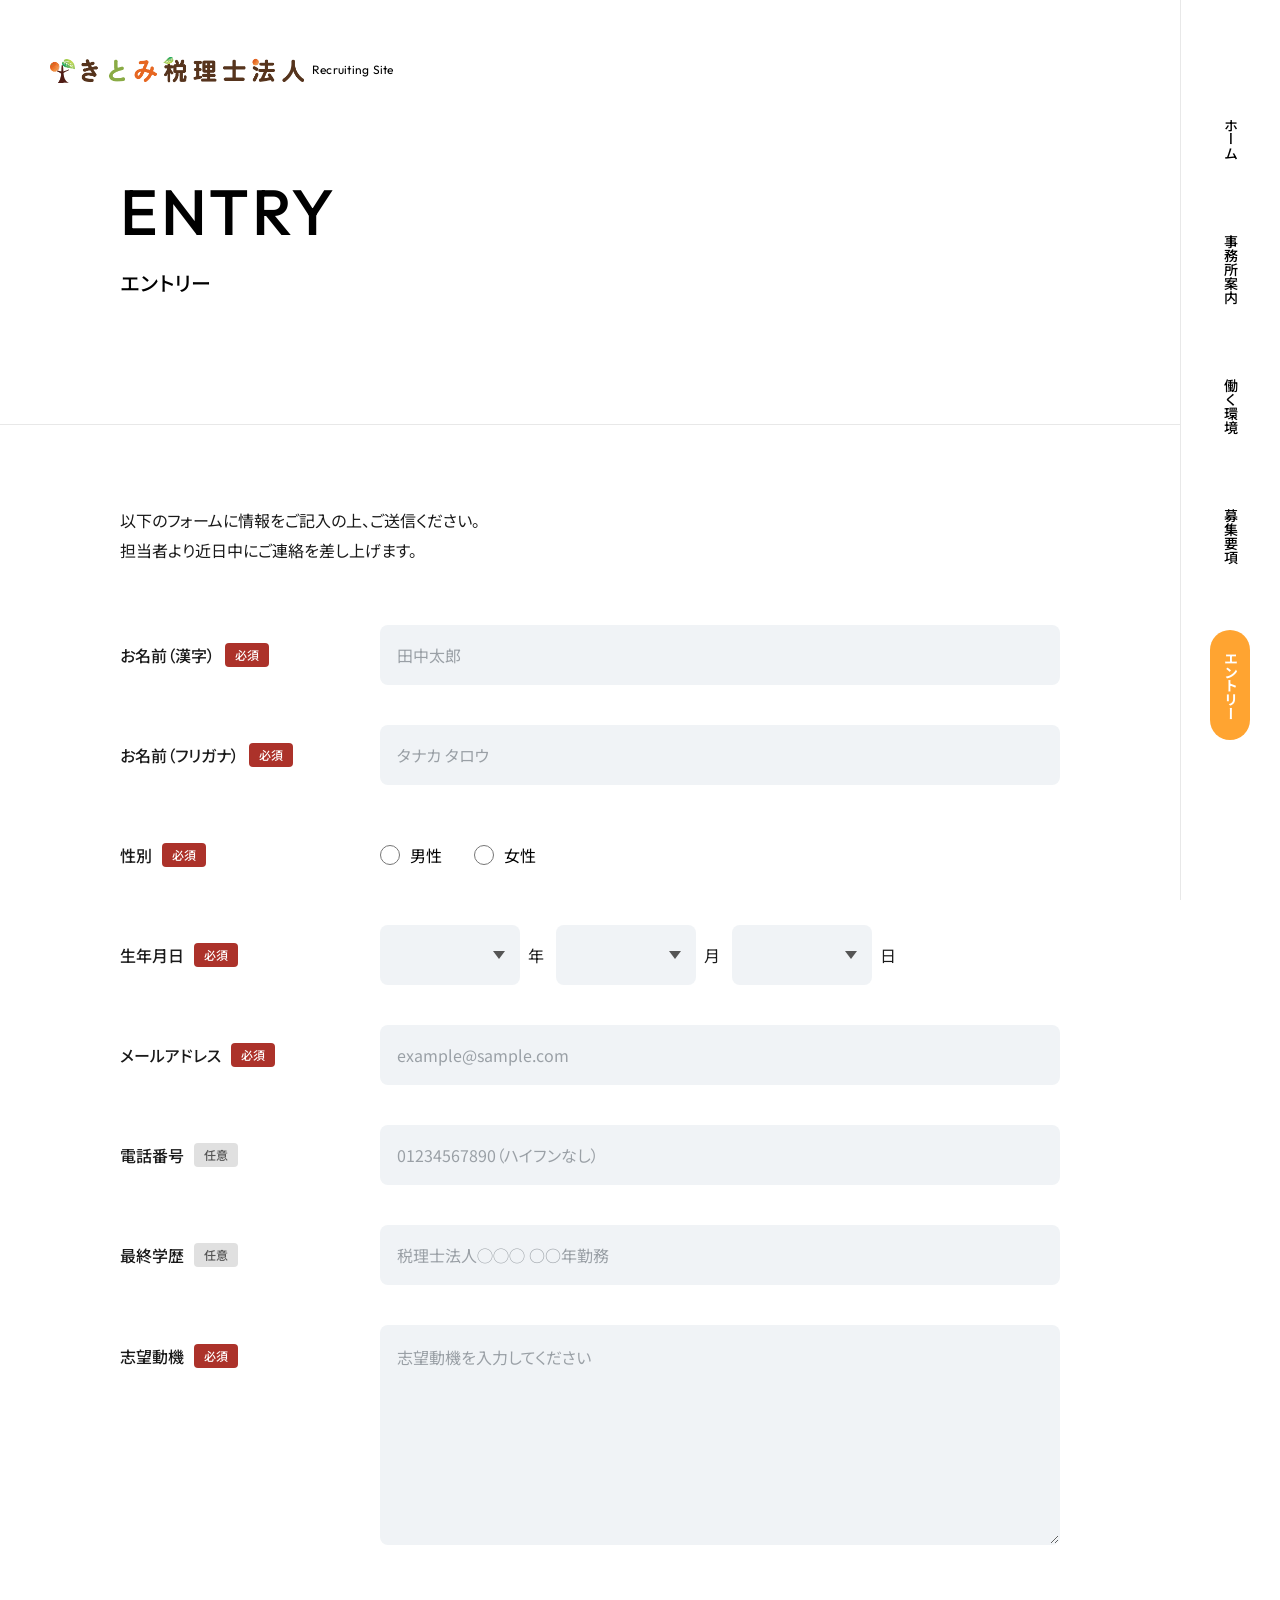
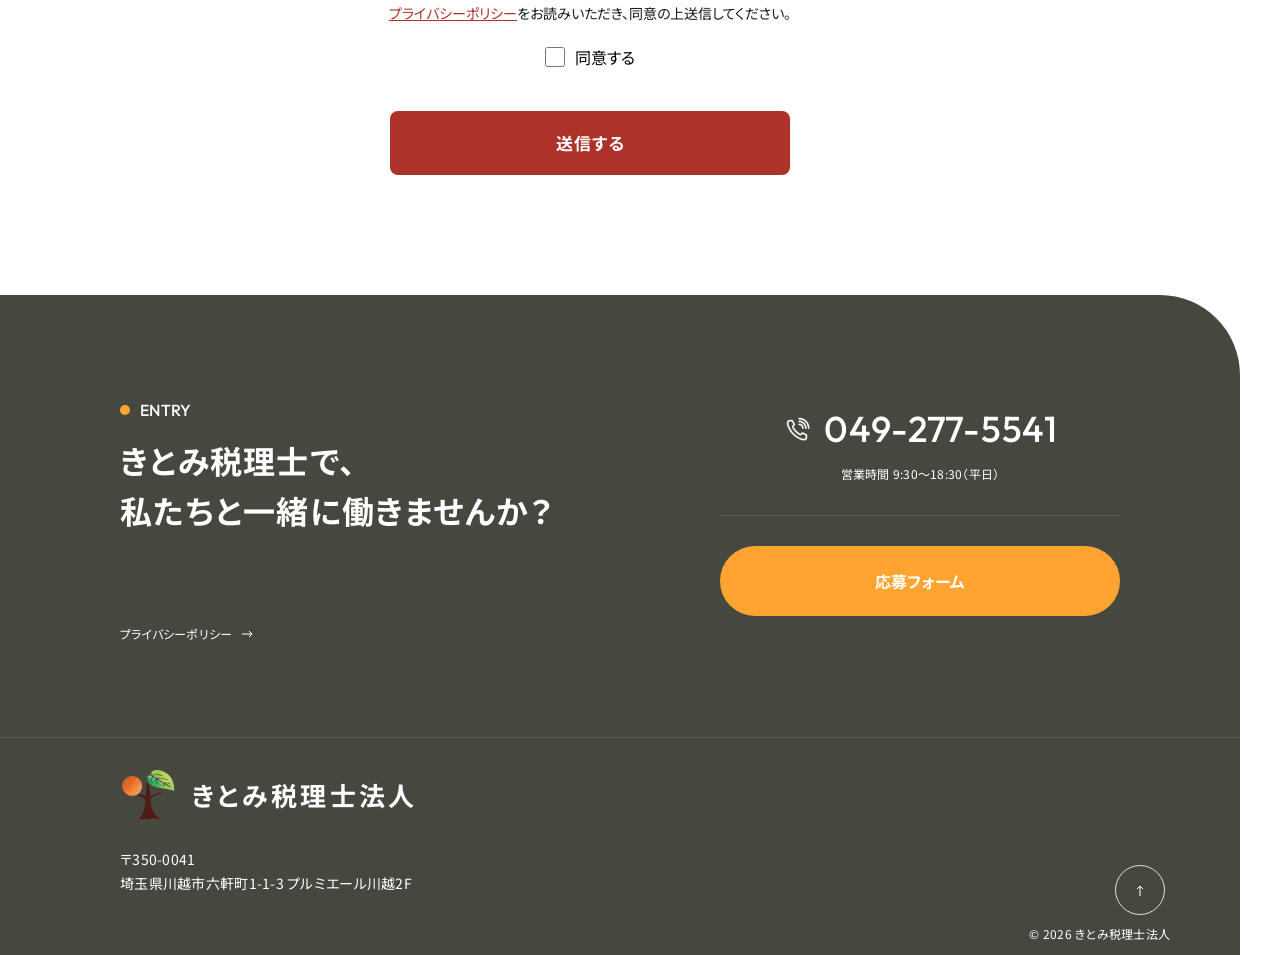
<file: entry.html>
<!DOCTYPE html>
<html lang="ja">
<head>
  <!-- Google tag (gtag.js) -->
  <script async src="https://www.googletagmanager.com/gtag/js?id=G-E30D094GBT"></script>
  <script>
    window.dataLayer = window.dataLayer || [];
    function gtag(){dataLayer.push(arguments);}
    gtag('js', new Date());

    gtag('config', 'G-E30D094GBT');
  </script>
  <meta charset="UTF-8">
  <meta name="viewport" content="width=device-width, initial-scale=1.0">
  <title>エントリー | きとみ税理士法人 採用サイト</title>
  <meta name="description" content="きとみ税理士法人 採用サイトのエントリーフォーム。必要事項をご記入のうえご送信ください。担当者より近日中にご連絡いたします。">
  <!-- OGP / Twitter Card -->
  <meta property="og:type" content="website">
  <meta property="og:site_name" content="きとみ税理士法人 採用サイト">
  <meta property="og:title" content="エントリー | きとみ税理士法人 採用サイト">
  <meta property="og:description" content="きとみ税理士法人 採用サイトのエントリーフォーム。必要事項をご記入のうえご送信ください。担当者より近日中にご連絡いたします。">
  <meta property="og:url" content="https://recruit.kitomi-tax.com/entry.html">
  <meta property="og:image" content="https://recruit.kitomi-tax.com/images/common/ogp.jpg">
  <meta property="og:image:width" content="1200">
  <meta property="og:image:height" content="744">
  <meta name="twitter:card" content="summary_large_image">
  <meta name="twitter:title" content="エントリー | きとみ税理士法人 採用サイト">
  <meta name="twitter:description" content="きとみ税理士法人 採用サイトのエントリーフォーム。必要事項をご記入のうえご送信ください。担当者より近日中にご連絡いたします。">
  <meta name="twitter:image" content="https://recruit.kitomi-tax.com/images/common/ogp.jpg">
  <link rel="preconnect" href="https://fonts.googleapis.com">
  <link rel="preconnect" href="https://fonts.gstatic.com" crossorigin>
  <link href="https://fonts.googleapis.com/css2?family=Noto+Sans+JP:wght@400;500;700&family=Outfit:wght@400;500;600;700&display=swap" rel="stylesheet">
  <link rel="stylesheet" href="css/reset.css">
  <link rel="stylesheet" href="css/variables.css">
  <link rel="stylesheet" href="css/common.css">
  <link rel="stylesheet" href="css/pages/entry.css">
  <link rel="icon" type="image/png" sizes="32x32" href="images/common/favicon-32.png">
  <link rel="icon" type="image/png" sizes="512x512" href="images/common/favicon-512.png">
  <link rel="apple-touch-icon" href="images/common/favicon-180.png">
</head>
<body>
  <div id="header-placeholder"></div>

  <main>
    <!-- MV -->
    <section class="entry-mv" aria-label="ページタイトル">
      <a href="index.html" class="site-logo entry-mv__logo" aria-label="きとみ税理士法人 トップへ">
        <img src="images/common/logo.png" alt="きとみ税理士法人" class="site-logo__img" width="254" height="40">
        <span class="site-logo__sub">Recruiting Site</span>
      </a>

      <div class="entry-mv__title">
        <p class="entry-mv__title-en">ENTRY</p>
        <p class="entry-mv__title-jp">エントリー</p>
      </div>
    </section>

    <!-- Form -->
    <section class="entry" aria-label="エントリーフォーム">
      <p class="entry__intro">
        以下のフォームに情報をご記入の上、ご送信ください。<br>
        担当者より近日中にご連絡を差し上げます。
      </p>

      <!-- ※ 送信処理は WordPress 側で実装予定。action は仮 -->
      <form class="entry-form" action="#" method="post">
        <!-- お名前（漢字） -->
        <div class="entry-form__row">
          <label class="entry-form__label" for="name-kanji">
            お名前（漢字）<span class="entry-form__badge entry-form__badge--required">必須</span>
          </label>
          <div class="entry-form__field">
            <input type="text" id="name-kanji" name="name_kanji" class="entry-form__input" placeholder="田中太郎" autocomplete="name" required>
          </div>
        </div>

        <!-- お名前（フリガナ） -->
        <div class="entry-form__row">
          <label class="entry-form__label" for="name-kana">
            お名前（フリガナ）<span class="entry-form__badge entry-form__badge--required">必須</span>
          </label>
          <div class="entry-form__field">
            <input type="text" id="name-kana" name="name_kana" class="entry-form__input" placeholder="タナカ タロウ" required>
          </div>
        </div>

        <!-- 性別 -->
        <div class="entry-form__row entry-form__row--radio">
          <span class="entry-form__label" id="label-gender">
            性別<span class="entry-form__badge entry-form__badge--required">必須</span>
          </span>
          <div class="entry-form__field">
            <div class="entry-form__radios" role="radiogroup" aria-labelledby="label-gender">
              <label class="entry-form__radio">
                <input type="radio" name="gender" value="男性" required>
                <span>男性</span>
              </label>
              <label class="entry-form__radio">
                <input type="radio" name="gender" value="女性">
                <span>女性</span>
              </label>
            </div>
          </div>
        </div>

        <!-- 生年月日 -->
        <div class="entry-form__row entry-form__row--date">
          <span class="entry-form__label" id="label-birth">
            生年月日<span class="entry-form__badge entry-form__badge--required">必須</span>
          </span>
          <div class="entry-form__field" role="group" aria-labelledby="label-birth">
            <div class="entry-form__date">
              <span class="entry-form__date-group">
                <select id="birth-year" name="birth_year" class="entry-form__select" required aria-label="生まれ年">
                  <option value="" selected disabled hidden></option>
                </select>
                <span class="entry-form__date-unit">年</span>
              </span>
              <span class="entry-form__date-group">
                <select id="birth-month" name="birth_month" class="entry-form__select" required aria-label="生まれ月">
                  <option value="" selected disabled hidden></option>
                </select>
                <span class="entry-form__date-unit">月</span>
              </span>
              <span class="entry-form__date-group">
                <select id="birth-day" name="birth_day" class="entry-form__select" required aria-label="生まれ日">
                  <option value="" selected disabled hidden></option>
                </select>
                <span class="entry-form__date-unit">日</span>
              </span>
            </div>
          </div>
        </div>

        <!-- メールアドレス -->
        <div class="entry-form__row">
          <label class="entry-form__label" for="email">
            メールアドレス<span class="entry-form__badge entry-form__badge--required">必須</span>
          </label>
          <div class="entry-form__field">
            <input type="email" id="email" name="email" class="entry-form__input" placeholder="example@sample.com" autocomplete="email" required>
          </div>
        </div>

        <!-- 電話番号 -->
        <div class="entry-form__row">
          <label class="entry-form__label" for="tel">
            電話番号<span class="entry-form__badge entry-form__badge--optional">任意</span>
          </label>
          <div class="entry-form__field">
            <input type="tel" id="tel" name="tel" class="entry-form__input" placeholder="01234567890（ハイフンなし）" inputmode="numeric" autocomplete="tel">
          </div>
        </div>

        <!-- 最終学歴 -->
        <div class="entry-form__row">
          <label class="entry-form__label" for="education">
            最終学歴<span class="entry-form__badge entry-form__badge--optional">任意</span>
          </label>
          <div class="entry-form__field">
            <input type="text" id="education" name="education" class="entry-form__input" placeholder="税理士法人◯◯◯ ○○年勤務">
          </div>
        </div>

        <!-- 志望動機 -->
        <div class="entry-form__row entry-form__row--textarea">
          <label class="entry-form__label" for="motivation">
            志望動機<span class="entry-form__badge entry-form__badge--required">必須</span>
          </label>
          <div class="entry-form__field">
            <textarea id="motivation" name="motivation" class="entry-form__textarea" placeholder="志望動機を入力してください" required></textarea>
          </div>
        </div>

        <!-- プライバシーポリシー -->
        <div class="entry-form__privacy">
          <p class="entry-form__privacy-text">
            <a href="privacy.html" class="entry-form__privacy-link" target="_blank" rel="noopener noreferrer">プライバシーポリシー</a>をお読みいただき、同意の上送信してください。
          </p>
          <label class="entry-form__agree">
            <input type="checkbox" name="agree" value="1" required>
            <span>同意する</span>
          </label>
        </div>

        <button type="submit" class="entry-form__submit">送信する</button>

        <p class="entry-form__status" role="status" aria-live="polite" hidden></p>
      </form>
    </section>
  </main>

  <footer class="footer" id="footer-placeholder"></footer>

  <script src="js/include.js"></script>
  <script src="js/main.js" defer></script>
  <script src="js/entry.js" defer></script>
  <script src="js/form.js" defer></script>
</body>
</html>
</file>
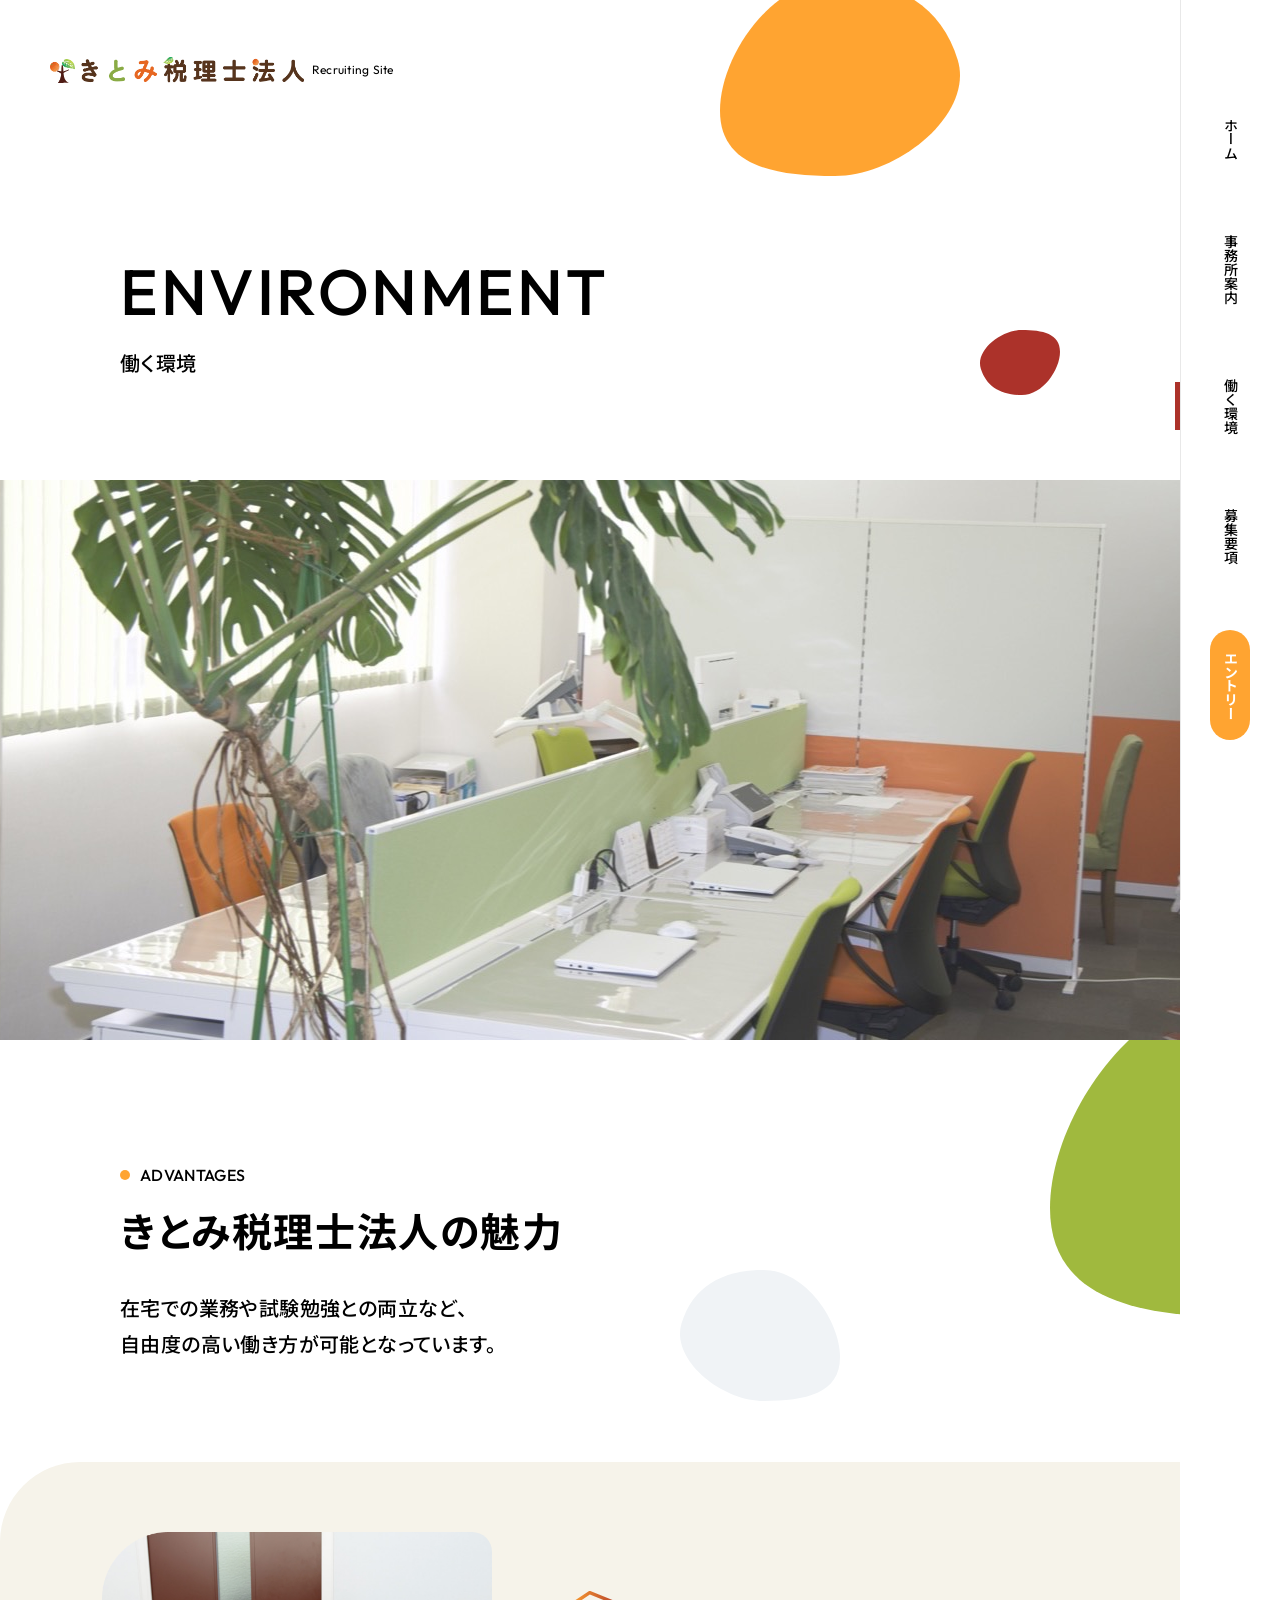
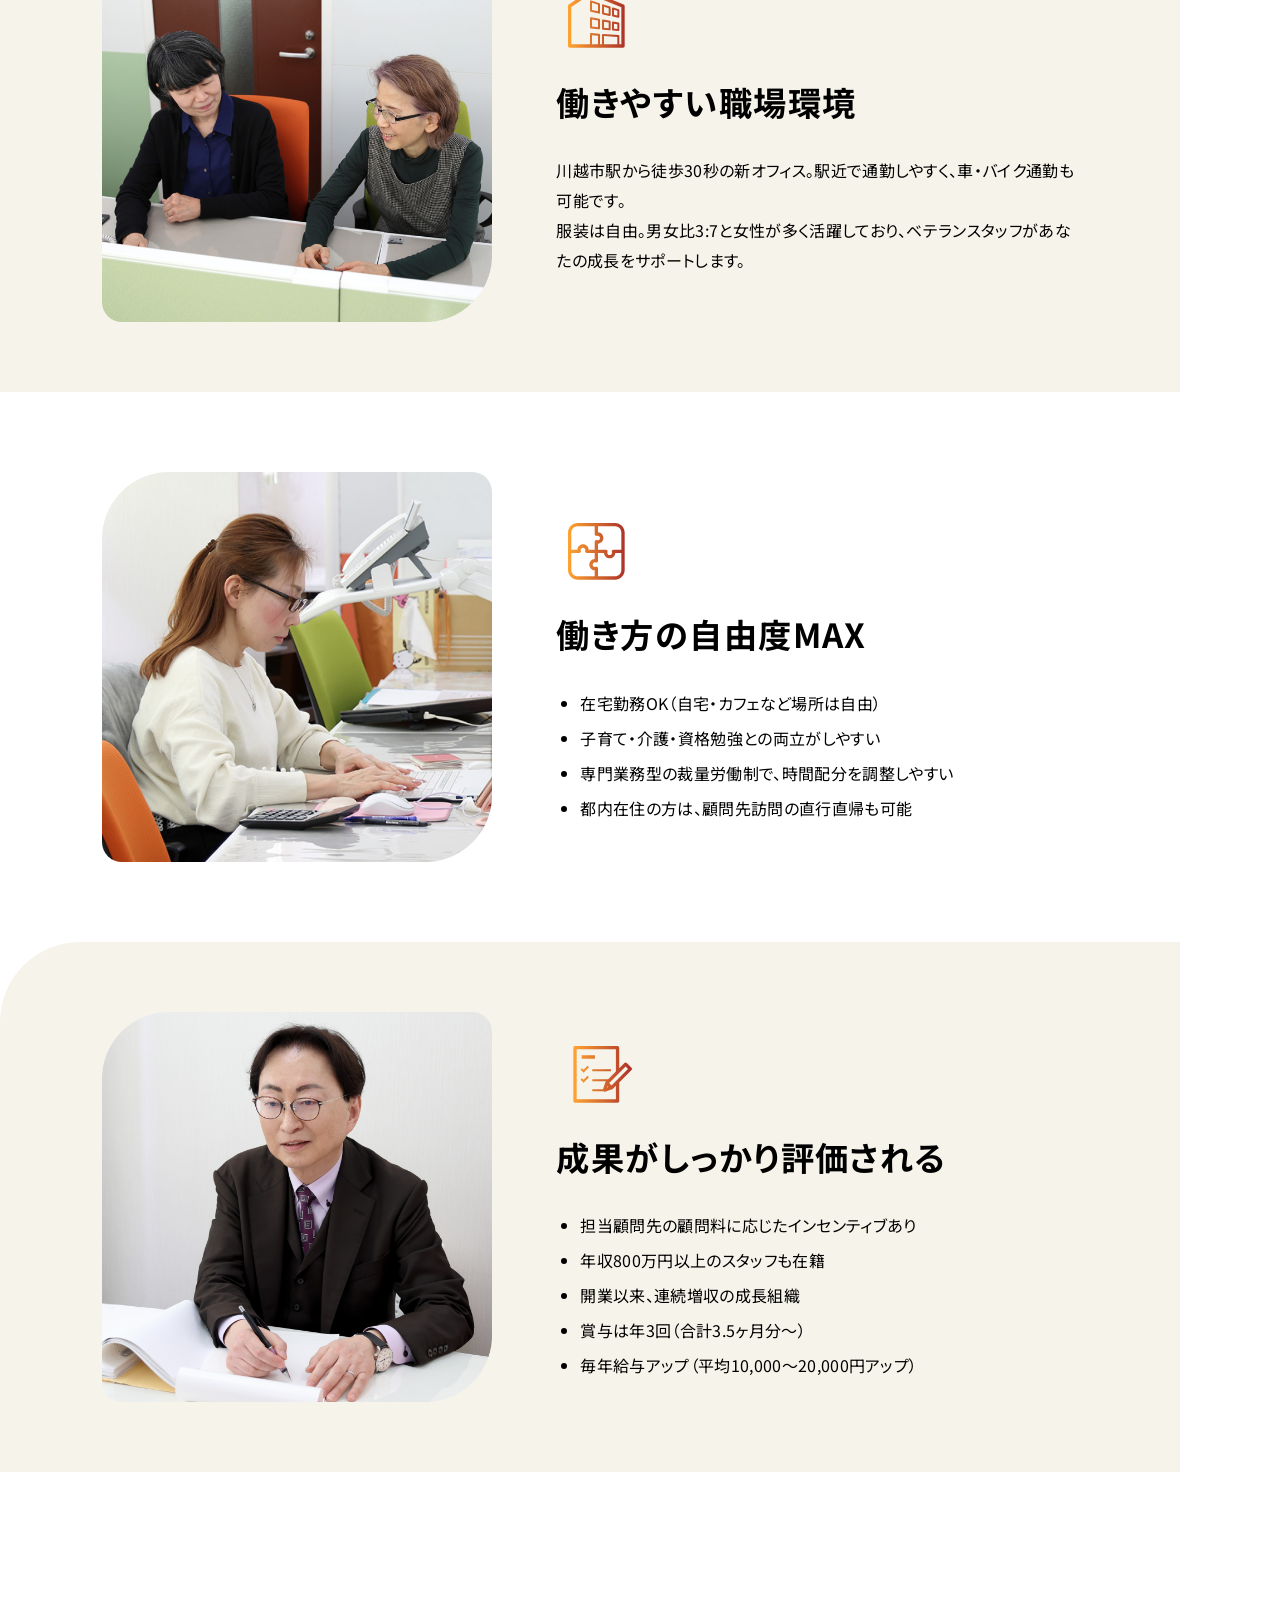
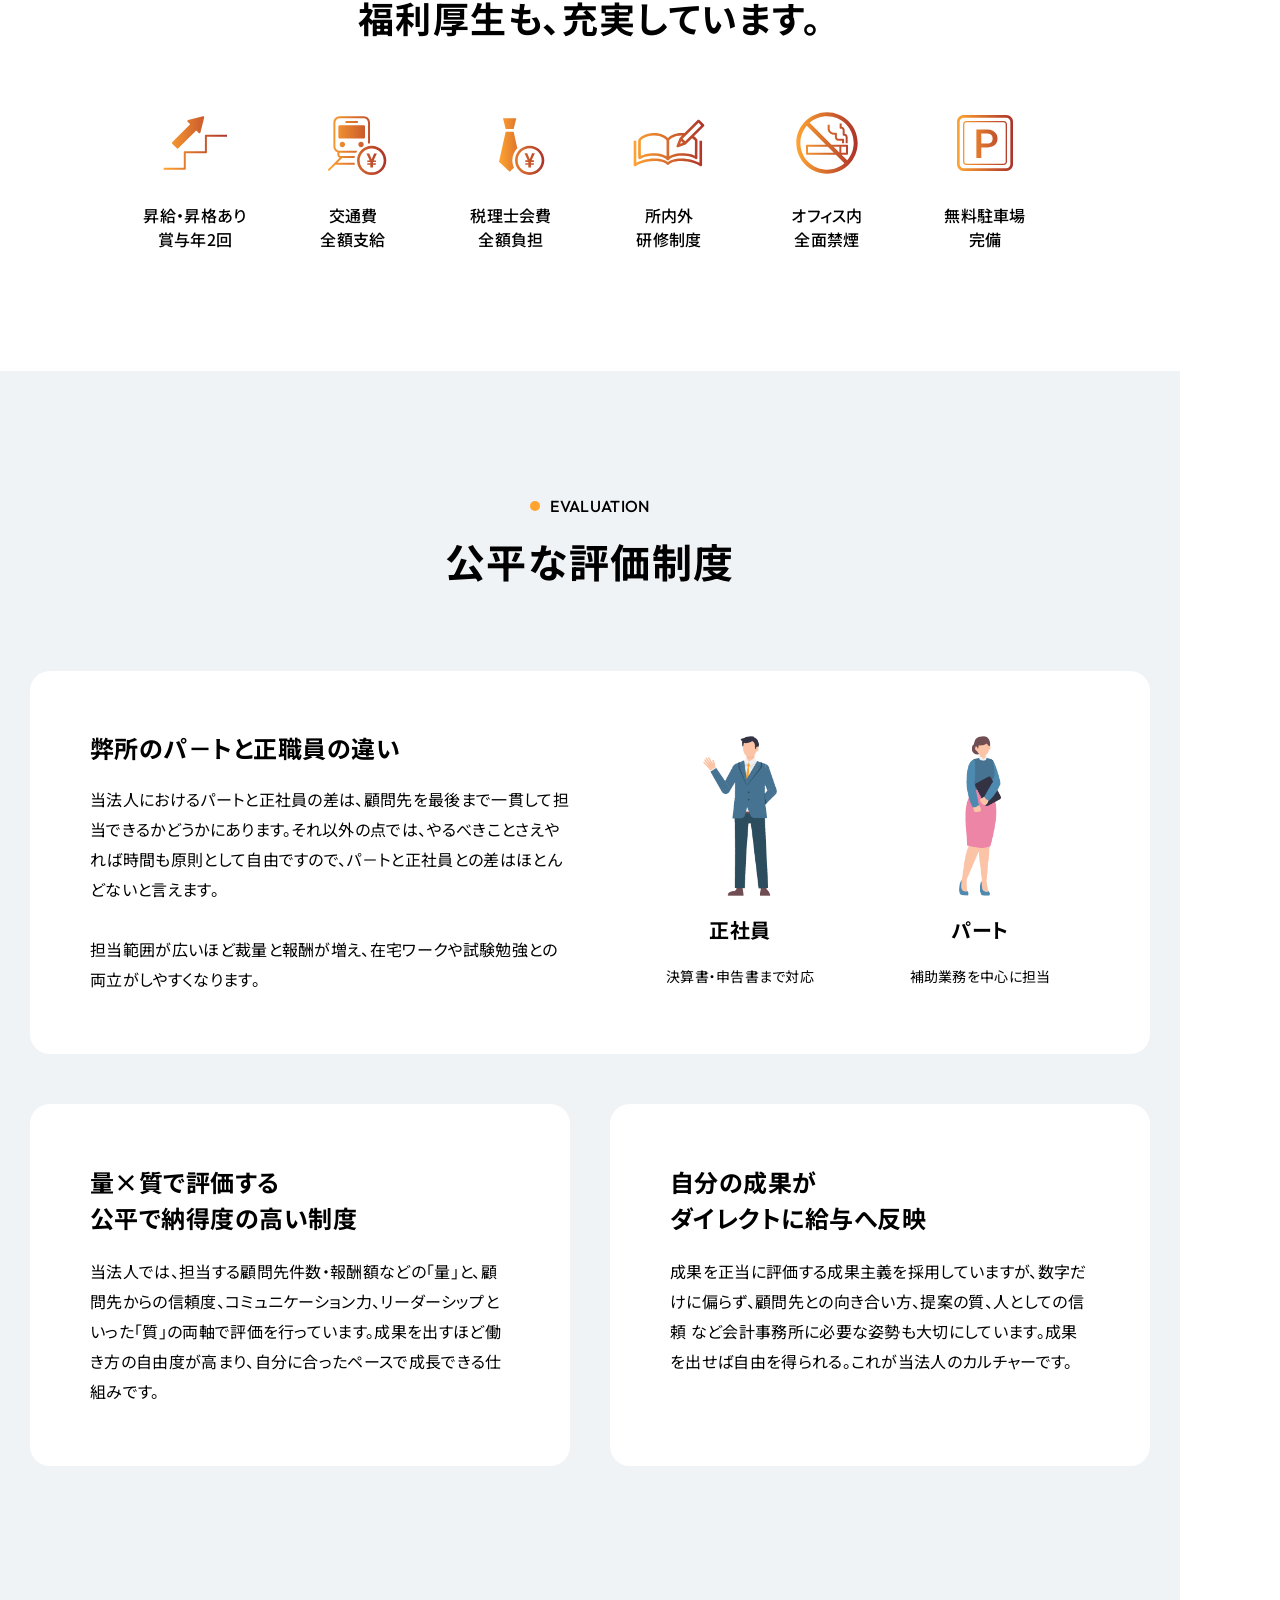
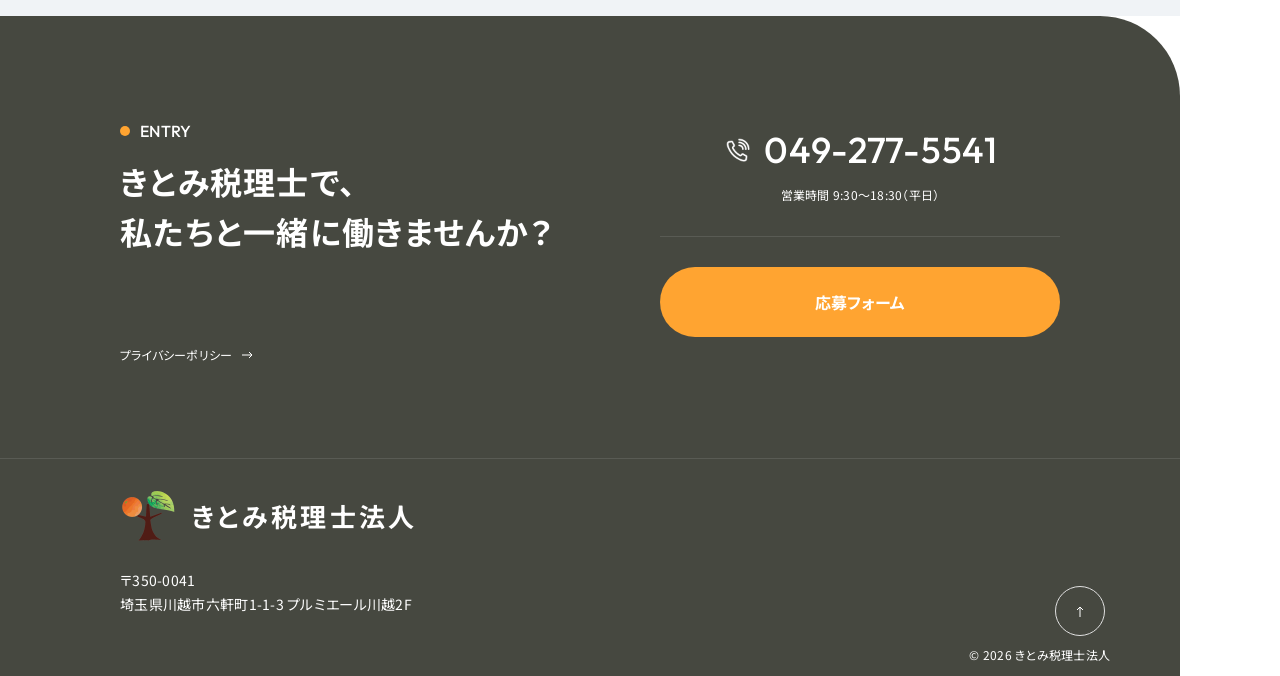
<file: environment.html>
<!DOCTYPE html>
<html lang="ja">
<head>
  <!-- Google tag (gtag.js) -->
  <script async src="https://www.googletagmanager.com/gtag/js?id=G-E30D094GBT"></script>
  <script>
    window.dataLayer = window.dataLayer || [];
    function gtag(){dataLayer.push(arguments);}
    gtag('js', new Date());

    gtag('config', 'G-E30D094GBT');
  </script>
  <meta charset="UTF-8">
  <meta name="viewport" content="width=device-width, initial-scale=1.0">
  <title>働く環境 | きとみ税理士法人 採用サイト</title>
  <meta name="description" content="きとみ税理士法人の働く環境。働きやすい職場、自由度の高い働き方、成果がしっかり評価される制度、福利厚生をご紹介します。">
  <!-- OGP / Twitter Card -->
  <meta property="og:type" content="website">
  <meta property="og:site_name" content="きとみ税理士法人 採用サイト">
  <meta property="og:title" content="働く環境 | きとみ税理士法人 採用サイト">
  <meta property="og:description" content="きとみ税理士法人の働く環境。働きやすい職場、自由度の高い働き方、成果がしっかり評価される制度、福利厚生をご紹介します。">
  <meta property="og:url" content="https://recruit.kitomi-tax.com/environment.html">
  <meta property="og:image" content="https://recruit.kitomi-tax.com/images/common/ogp.jpg">
  <meta property="og:image:width" content="1200">
  <meta property="og:image:height" content="744">
  <meta name="twitter:card" content="summary_large_image">
  <meta name="twitter:title" content="働く環境 | きとみ税理士法人 採用サイト">
  <meta name="twitter:description" content="きとみ税理士法人の働く環境。働きやすい職場、自由度の高い働き方、成果がしっかり評価される制度、福利厚生をご紹介します。">
  <meta name="twitter:image" content="https://recruit.kitomi-tax.com/images/common/ogp.jpg">
  <link rel="preconnect" href="https://fonts.googleapis.com">
  <link rel="preconnect" href="https://fonts.gstatic.com" crossorigin>
  <link href="https://fonts.googleapis.com/css2?family=Noto+Sans+JP:wght@400;500;700&family=Outfit:wght@400;500;600;700&display=swap" rel="stylesheet">
  <link rel="stylesheet" href="css/reset.css">
  <link rel="stylesheet" href="css/variables.css">
  <link rel="stylesheet" href="css/common.css">
  <link rel="stylesheet" href="css/pages/environment.css">
  <link rel="icon" type="image/png" sizes="32x32" href="images/common/favicon-32.png">
  <link rel="icon" type="image/png" sizes="512x512" href="images/common/favicon-512.png">
  <link rel="apple-touch-icon" href="images/common/favicon-180.png">
</head>
<body>
  <div id="header-placeholder"></div>

  <main>
    <!-- MV -->
    <section class="env-mv" aria-label="ページタイトル">
      <a href="index.html" class="site-logo env-mv__logo" aria-label="きとみ税理士法人 トップへ">
        <img src="images/common/logo.png" alt="きとみ税理士法人" class="site-logo__img" width="254" height="40">
        <span class="site-logo__sub">Recruiting Site</span>
      </a>

      <img src="images/common/blob-env-mv-1.svg" alt="" class="blob env-mv__blob env-mv__blob--1">
      <img src="images/common/blob-env-mv-2.svg" alt="" class="blob env-mv__blob env-mv__blob--2">

      <div class="env-mv__title">
        <p class="env-mv__title-en">ENVIRONMENT</p>
        <p class="env-mv__title-jp">働く環境</p>
      </div>

      <figure class="env-mv__photo">
        <img src="images/pages/environment/mv-hero.jpg" alt="きとみ税理士法人 オフィス" width="1240" height="560">
      </figure>
    </section>

    <!-- Advantage -->
    <section class="advantage" aria-label="きとみ税理士法人の魅力">
      <img src="images/common/blob-env-adv-1.svg" alt="" class="blob advantage__blob advantage__blob--1">
      <img src="images/common/blob-env-adv-2.svg" alt="" class="blob advantage__blob advantage__blob--2">

      <div class="advantage__title section-title">
        <span class="section-title__en">ADVANTAGES</span>
        <h2 class="section-title__jp">きとみ税理士法人の魅力</h2>
      </div>

      <p class="advantage__lead">
        在宅での業務や試験勉強との両立など、<br>
        自由度の高い働き方が可能となっています。
      </p>

      <!-- Item 1: 働きやすい職場環境 (beige) -->
      <article class="adv-item adv-item--beige">
        <figure class="adv-item__img">
          <img src="images/pages/environment/env-1.png" alt="働きやすい職場環境" width="520" height="520">
        </figure>
        <div class="adv-item__content">
          <div class="adv-item__head">
            <img src="images/pages/environment/ico-env.svg" alt="" class="adv-item__icon" width="80" height="80">
            <h3 class="adv-item__title">働きやすい職場環境</h3>
          </div>
          <div class="adv-item__body">
            <p>川越市駅から徒歩30秒の新オフィス。駅近で通勤しやすく、車・バイク通勤も可能です。</p>
            <p>服装は自由。男女比3:7と女性が多く活躍しており、ベテランスタッフがあなたの成長をサポートします。</p>
          </div>
        </div>
      </article>

      <!-- Item 2: 働き方の自由度MAX (white) -->
      <article class="adv-item adv-item--white">
        <figure class="adv-item__img">
          <img src="images/pages/environment/env-2.png" alt="働き方の自由度MAX" width="520" height="520">
        </figure>
        <div class="adv-item__content">
          <div class="adv-item__head">
            <img src="images/pages/environment/ico-work.svg" alt="" class="adv-item__icon" width="80" height="80">
            <h3 class="adv-item__title">働き方の自由度MAX</h3>
          </div>
          <ul class="adv-item__list">
            <li>在宅勤務OK（自宅・カフェなど場所は自由）</li>
            <li>子育て・介護・資格勉強との両立がしやすい</li>
            <li>専門業務型の裁量労働制で、時間配分を調整しやすい</li>
            <li>都内在住の方は、顧問先訪問の直行直帰も可能</li>
          </ul>
        </div>
      </article>

      <!-- Item 3: 成果がしっかり評価される (beige) -->
      <article class="adv-item adv-item--beige">
        <figure class="adv-item__img">
          <img src="images/pages/environment/env-3.png" alt="成果がしっかり評価される" width="520" height="520">
        </figure>
        <div class="adv-item__content">
          <div class="adv-item__head">
            <img src="images/pages/environment/ico-eval.svg" alt="" class="adv-item__icon" width="80" height="80">
            <h3 class="adv-item__title">成果がしっかり評価される</h3>
          </div>
          <ul class="adv-item__list">
            <li>担当顧問先の顧問料に応じたインセンティブあり</li>
            <li>年収800万円以上のスタッフも在籍</li>
            <li>開業以来、連続増収の成長組織</li>
            <li>賞与は年3回（合計3.5ヶ月分〜）</li>
            <li>毎年給与アップ（平均10,000〜20,000円アップ）</li>
          </ul>
        </div>
      </article>

      <!-- Benefit section -->
      <div class="benefit">
        <h3 class="benefit__title">福利厚生も、充実しています。</h3>
        <ul class="benefit__list">
          <li class="benefit__item">
            <img src="images/pages/environment/benefit-1.svg" alt="" class="benefit__icon" width="80" height="80">
            <p class="benefit__text">昇給・昇格あり<br>賞与年2回</p>
          </li>
          <li class="benefit__item">
            <img src="images/pages/environment/benefit-2.svg" alt="" class="benefit__icon" width="80" height="80">
            <p class="benefit__text">交通費<br>全額支給</p>
          </li>
          <li class="benefit__item">
            <img src="images/pages/environment/benefit-3.svg" alt="" class="benefit__icon" width="80" height="80">
            <p class="benefit__text">税理士会費<br>全額負担</p>
          </li>
          <li class="benefit__item">
            <img src="images/pages/environment/benefit-4.svg" alt="" class="benefit__icon" width="80" height="80">
            <p class="benefit__text">所内外<br>研修制度</p>
          </li>
          <li class="benefit__item">
            <img src="images/pages/environment/benefit-5.svg" alt="" class="benefit__icon" width="80" height="80">
            <p class="benefit__text">オフィス内<br>全面禁煙</p>
          </li>
          <li class="benefit__item">
            <img src="images/pages/environment/benefit-6.svg" alt="" class="benefit__icon" width="80" height="80">
            <p class="benefit__text">無料駐車場<br>完備</p>
          </li>
        </ul>
      </div>
    </section>

    <!-- Evaluation -->
    <section class="evaluation" aria-label="公平な評価制度">
      <div class="evaluation__title section-title section-title--center">
        <span class="section-title__en">EVALUATION</span>
        <h2 class="section-title__jp">公平な評価制度</h2>
      </div>

      <!-- Wide card: 弊所のパートと正職員の違い -->
      <div class="eval-wide">
        <div class="eval-wide__txt">
          <h3 class="eval-wide__title">弊所のパ－トと正職員の違い</h3>
          <div class="eval-wide__body">
            <p>当法人におけるパートと正社員の差は、顧問先を最後まで一貫して担当できるかどうかにあります。それ以外の点では、やるべきことさえやれば時間も原則として自由ですので、パ－トと正社員との差はほとんどないと言えます。</p>
            <p>担当範囲が広いほど裁量と報酬が増え、在宅ワークや試験勉強との両立がしやすくなります。</p>
          </div>
        </div>
        <div class="eval-wide__figures">
          <div class="eval-figure">
            <img src="images/pages/environment/fig-employee.png" alt="" class="eval-figure__img">
            <p class="eval-figure__label">正社員</p>
            <p class="eval-figure__desc">決算書・申告書まで対応</p>
          </div>
          <div class="eval-figure">
            <img src="images/pages/environment/fig-part.png" alt="" class="eval-figure__img">
            <p class="eval-figure__label">パート</p>
            <p class="eval-figure__desc">補助業務を中心に担当</p>
          </div>
        </div>
      </div>

      <!-- 2 small cards -->
      <div class="eval-cards">
        <article class="eval-card">
          <h3 class="eval-card__title">量×質で評価する<br>公平で納得度の高い制度</h3>
          <p class="eval-card__body">
            当法人では、担当する顧問先件数・報酬額などの「量」と、顧問先からの信頼度、コミュニケーション力、リーダーシップといった「質」の両軸で評価を行っています。成果を出すほど働き方の自由度が高まり、自分に合ったペースで成長できる仕組みです。
          </p>
        </article>
        <article class="eval-card">
          <h3 class="eval-card__title">自分の成果が<br>ダイレクトに給与へ反映</h3>
          <p class="eval-card__body">
            成果を正当に評価する成果主義を採用していますが、数字だけに偏らず、顧問先との向き合い方、提案の質、人としての信頼 など会計事務所に必要な姿勢も大切にしています。成果を出せば自由を得られる。これが当法人のカルチャーです。
          </p>
        </article>
      </div>
    </section>

    <!-- Footer (共通) -->
    <footer class="footer" id="footer-placeholder"></footer>
  </main>

  <script src="js/include.js"></script>
  <script src="js/main.js" defer></script>
</body>
</html>
</file>
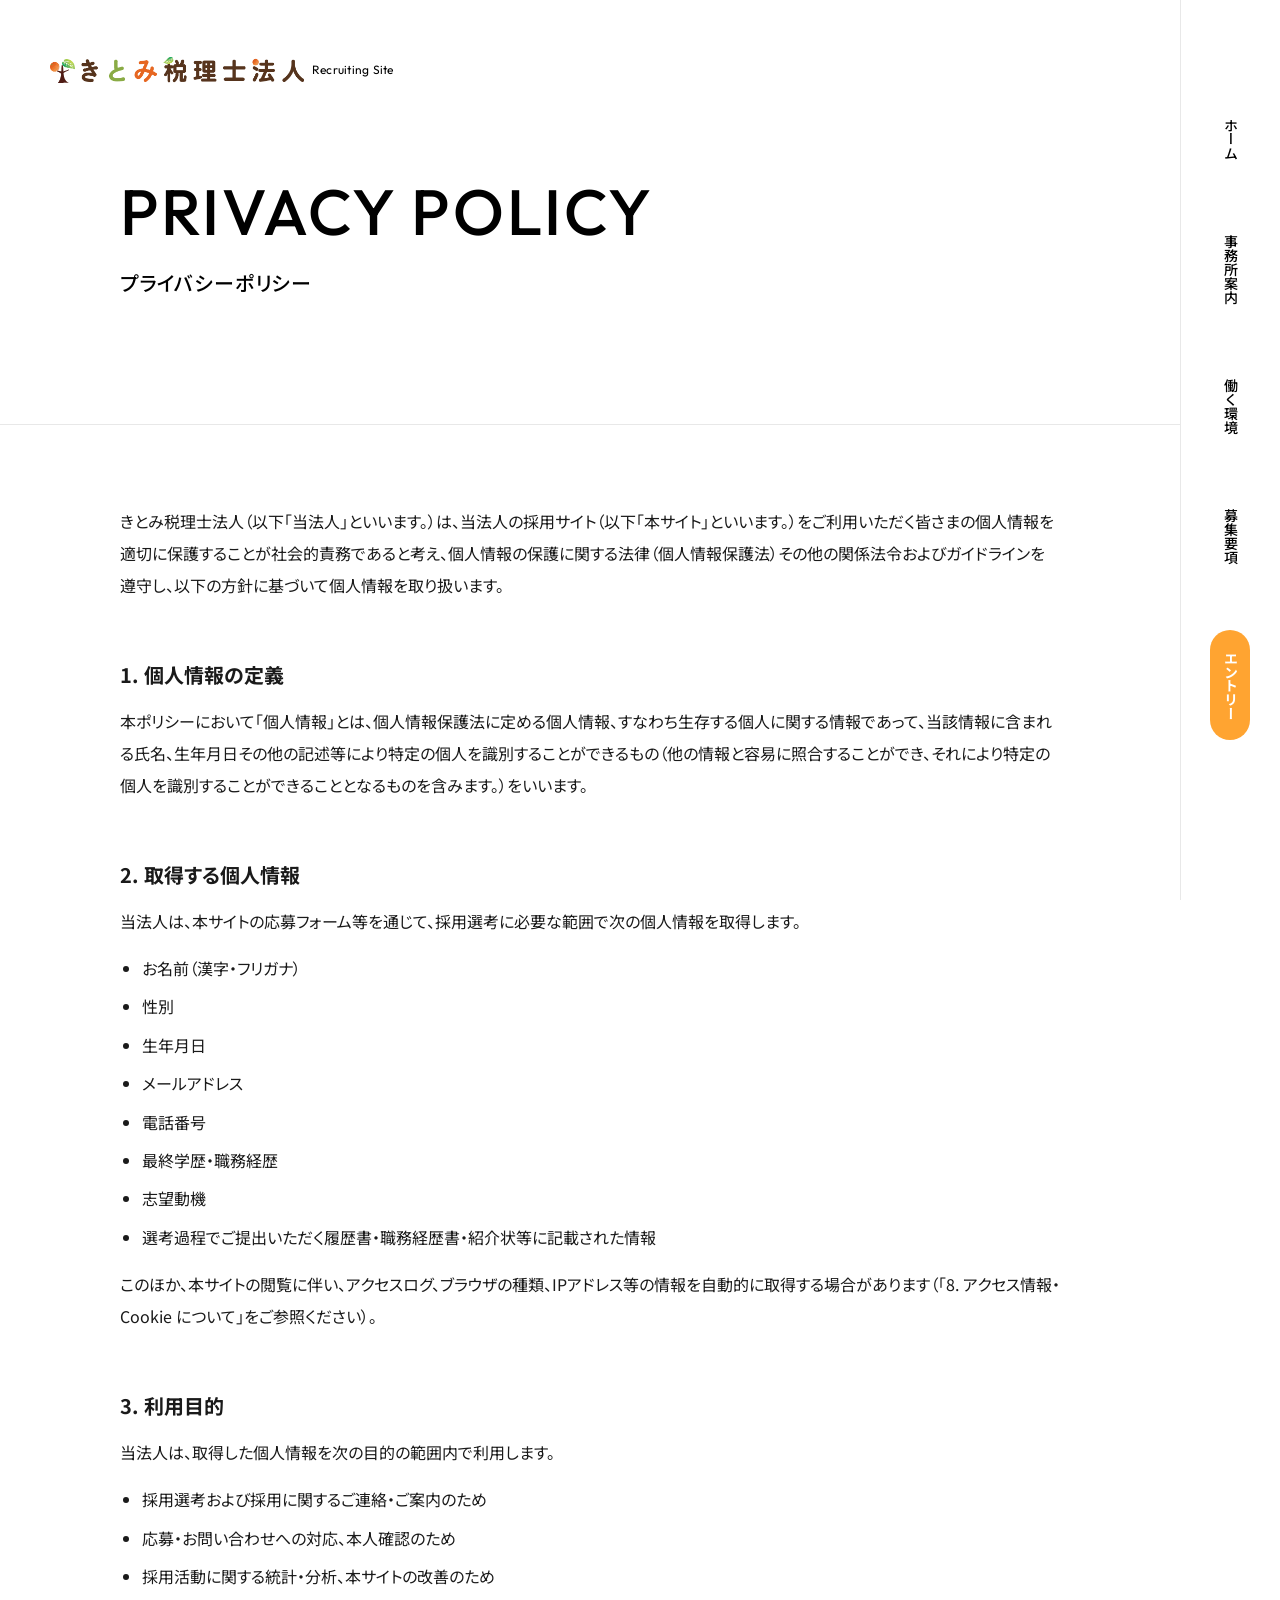
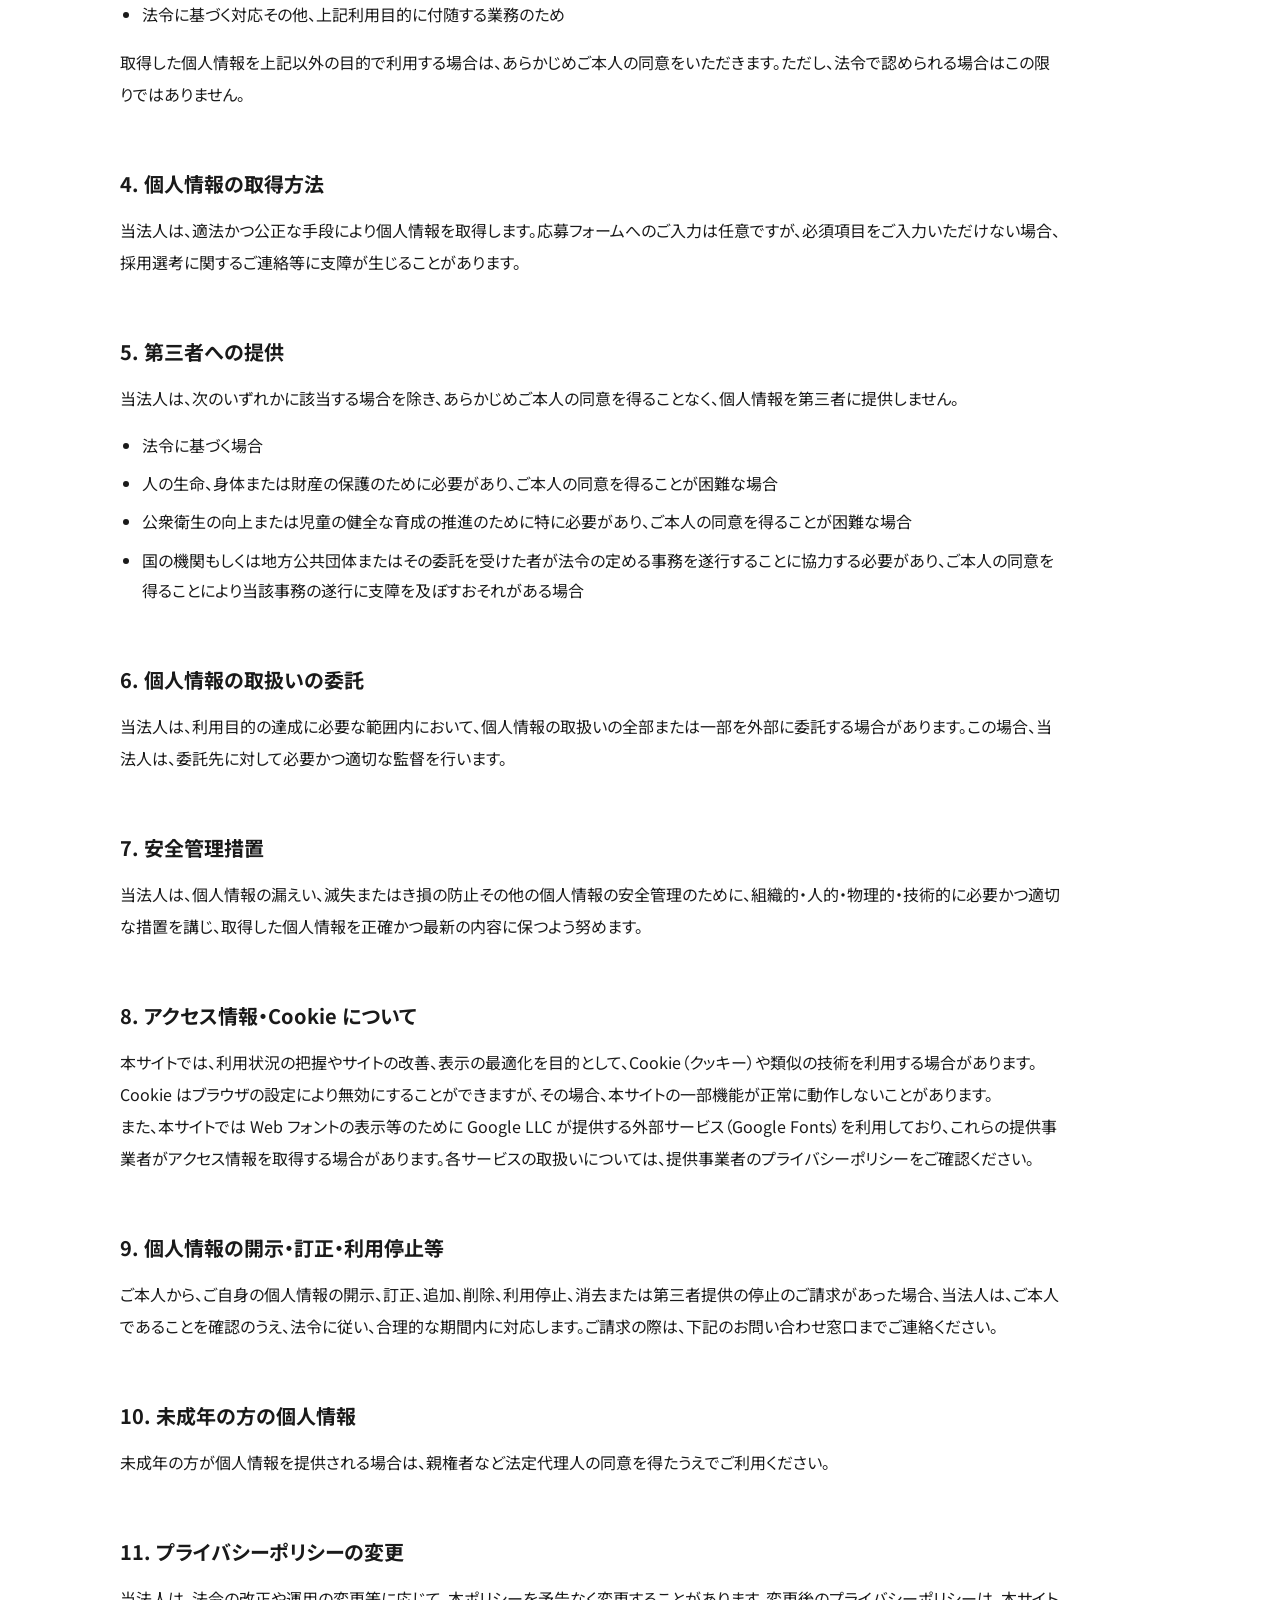
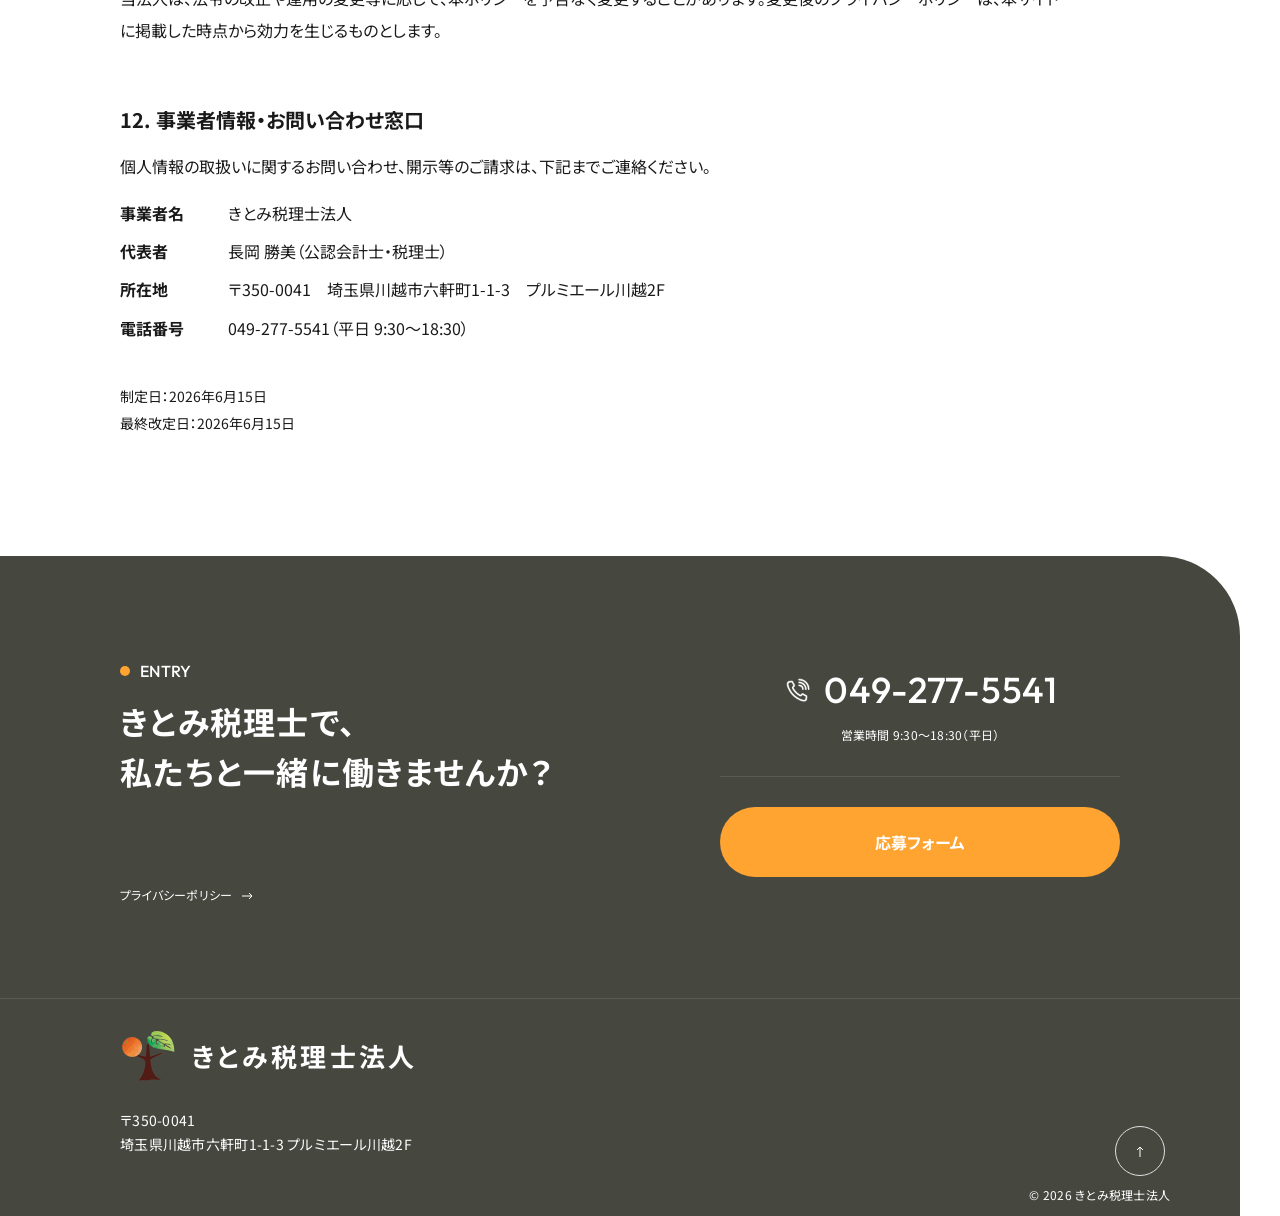
<file: privacy.html>
<!DOCTYPE html>
<html lang="ja">
<head>
  <!-- Google tag (gtag.js) -->
  <script async src="https://www.googletagmanager.com/gtag/js?id=G-E30D094GBT"></script>
  <script>
    window.dataLayer = window.dataLayer || [];
    function gtag(){dataLayer.push(arguments);}
    gtag('js', new Date());

    gtag('config', 'G-E30D094GBT');
  </script>
  <meta charset="UTF-8">
  <meta name="viewport" content="width=device-width, initial-scale=1.0">
  <title>プライバシーポリシー | きとみ税理士法人 採用サイト</title>
  <meta name="description" content="きとみ税理士法人 採用サイトのプライバシーポリシー。個人情報の定義・利用目的など、個人情報の取扱いについてご説明します。">
  <!-- OGP / Twitter Card -->
  <meta property="og:type" content="website">
  <meta property="og:site_name" content="きとみ税理士法人 採用サイト">
  <meta property="og:title" content="プライバシーポリシー | きとみ税理士法人 採用サイト">
  <meta property="og:description" content="きとみ税理士法人 採用サイトのプライバシーポリシー。個人情報の定義・利用目的など、個人情報の取扱いについてご説明します。">
  <meta property="og:url" content="https://recruit.kitomi-tax.com/privacy.html">
  <meta property="og:image" content="https://recruit.kitomi-tax.com/images/common/ogp.jpg">
  <meta property="og:image:width" content="1200">
  <meta property="og:image:height" content="744">
  <meta name="twitter:card" content="summary_large_image">
  <meta name="twitter:title" content="プライバシーポリシー | きとみ税理士法人 採用サイト">
  <meta name="twitter:description" content="きとみ税理士法人 採用サイトのプライバシーポリシー。個人情報の定義・利用目的など、個人情報の取扱いについてご説明します。">
  <meta name="twitter:image" content="https://recruit.kitomi-tax.com/images/common/ogp.jpg">
  <link rel="preconnect" href="https://fonts.googleapis.com">
  <link rel="preconnect" href="https://fonts.gstatic.com" crossorigin>
  <link href="https://fonts.googleapis.com/css2?family=Noto+Sans+JP:wght@400;500;700&family=Outfit:wght@400;500;600;700&display=swap" rel="stylesheet">
  <link rel="stylesheet" href="css/reset.css">
  <link rel="stylesheet" href="css/variables.css">
  <link rel="stylesheet" href="css/common.css">
  <link rel="stylesheet" href="css/pages/privacy.css">
  <link rel="icon" type="image/png" sizes="32x32" href="images/common/favicon-32.png">
  <link rel="icon" type="image/png" sizes="512x512" href="images/common/favicon-512.png">
  <link rel="apple-touch-icon" href="images/common/favicon-180.png">
</head>
<body>
  <div id="header-placeholder"></div>

  <main>
    <!-- MV -->
    <section class="policy-mv" aria-label="ページタイトル">
      <a href="index.html" class="site-logo policy-mv__logo" aria-label="きとみ税理士法人 トップへ">
        <img src="images/common/logo.png" alt="きとみ税理士法人" class="site-logo__img" width="254" height="40">
        <span class="site-logo__sub">Recruiting Site</span>
      </a>

      <div class="policy-mv__title">
        <p class="policy-mv__title-en">PRIVACY POLICY</p>
        <p class="policy-mv__title-jp">プライバシーポリシー</p>
      </div>
    </section>

    <!-- Body -->
    <section class="policy" aria-label="プライバシーポリシー">
      <div class="policy__inner">
        <p class="policy__intro">
          きとみ税理士法人（以下「当法人」といいます。）は、当法人の採用サイト（以下「本サイト」といいます。）をご利用いただく皆さまの個人情報を適切に保護することが社会的責務であると考え、個人情報の保護に関する法律（個人情報保護法）その他の関係法令およびガイドラインを遵守し、以下の方針に基づいて個人情報を取り扱います。
        </p>

        <div class="policy__section">
          <h2 class="policy__heading">1. 個人情報の定義</h2>
          <p class="policy__text">本ポリシーにおいて「個人情報」とは、個人情報保護法に定める個人情報、すなわち生存する個人に関する情報であって、当該情報に含まれる氏名、生年月日その他の記述等により特定の個人を識別することができるもの（他の情報と容易に照合することができ、それにより特定の個人を識別することができることとなるものを含みます。）をいいます。</p>
        </div>

        <div class="policy__section">
          <h2 class="policy__heading">2. 取得する個人情報</h2>
          <p class="policy__text">当法人は、本サイトの応募フォーム等を通じて、採用選考に必要な範囲で次の個人情報を取得します。</p>
          <ul class="policy__ul">
            <li>お名前（漢字・フリガナ）</li>
            <li>性別</li>
            <li>生年月日</li>
            <li>メールアドレス</li>
            <li>電話番号</li>
            <li>最終学歴・職務経歴</li>
            <li>志望動機</li>
            <li>選考過程でご提出いただく履歴書・職務経歴書・紹介状等に記載された情報</li>
          </ul>
          <p class="policy__text">このほか、本サイトの閲覧に伴い、アクセスログ、ブラウザの種類、IPアドレス等の情報を自動的に取得する場合があります（「8. アクセス情報・Cookie について」をご参照ください）。</p>
        </div>

        <div class="policy__section">
          <h2 class="policy__heading">3. 利用目的</h2>
          <p class="policy__text">当法人は、取得した個人情報を次の目的の範囲内で利用します。</p>
          <ul class="policy__ul">
            <li>採用選考および採用に関するご連絡・ご案内のため</li>
            <li>応募・お問い合わせへの対応、本人確認のため</li>
            <li>採用活動に関する統計・分析、本サイトの改善のため</li>
            <li>法令に基づく対応その他、上記利用目的に付随する業務のため</li>
          </ul>
          <p class="policy__text">取得した個人情報を上記以外の目的で利用する場合は、あらかじめご本人の同意をいただきます。ただし、法令で認められる場合はこの限りではありません。</p>
        </div>

        <div class="policy__section">
          <h2 class="policy__heading">4. 個人情報の取得方法</h2>
          <p class="policy__text">当法人は、適法かつ公正な手段により個人情報を取得します。応募フォームへのご入力は任意ですが、必須項目をご入力いただけない場合、採用選考に関するご連絡等に支障が生じることがあります。</p>
        </div>

        <div class="policy__section">
          <h2 class="policy__heading">5. 第三者への提供</h2>
          <p class="policy__text">当法人は、次のいずれかに該当する場合を除き、あらかじめご本人の同意を得ることなく、個人情報を第三者に提供しません。</p>
          <ul class="policy__ul">
            <li>法令に基づく場合</li>
            <li>人の生命、身体または財産の保護のために必要があり、ご本人の同意を得ることが困難な場合</li>
            <li>公衆衛生の向上または児童の健全な育成の推進のために特に必要があり、ご本人の同意を得ることが困難な場合</li>
            <li>国の機関もしくは地方公共団体またはその委託を受けた者が法令の定める事務を遂行することに協力する必要があり、ご本人の同意を得ることにより当該事務の遂行に支障を及ぼすおそれがある場合</li>
          </ul>
        </div>

        <div class="policy__section">
          <h2 class="policy__heading">6. 個人情報の取扱いの委託</h2>
          <p class="policy__text">当法人は、利用目的の達成に必要な範囲内において、個人情報の取扱いの全部または一部を外部に委託する場合があります。この場合、当法人は、委託先に対して必要かつ適切な監督を行います。</p>
        </div>

        <div class="policy__section">
          <h2 class="policy__heading">7. 安全管理措置</h2>
          <p class="policy__text">当法人は、個人情報の漏えい、滅失またはき損の防止その他の個人情報の安全管理のために、組織的・人的・物理的・技術的に必要かつ適切な措置を講じ、取得した個人情報を正確かつ最新の内容に保つよう努めます。</p>
        </div>

        <div class="policy__section">
          <h2 class="policy__heading">8. アクセス情報・Cookie について</h2>
          <p class="policy__text">本サイトでは、利用状況の把握やサイトの改善、表示の最適化を目的として、Cookie（クッキー）や類似の技術を利用する場合があります。Cookie はブラウザの設定により無効にすることができますが、その場合、本サイトの一部機能が正常に動作しないことがあります。</p>
          <p class="policy__text">また、本サイトでは Web フォントの表示等のために Google LLC が提供する外部サービス（Google Fonts）を利用しており、これらの提供事業者がアクセス情報を取得する場合があります。各サービスの取扱いについては、提供事業者のプライバシーポリシーをご確認ください。</p>
        </div>

        <div class="policy__section">
          <h2 class="policy__heading">9. 個人情報の開示・訂正・利用停止等</h2>
          <p class="policy__text">ご本人から、ご自身の個人情報の開示、訂正、追加、削除、利用停止、消去または第三者提供の停止のご請求があった場合、当法人は、ご本人であることを確認のうえ、法令に従い、合理的な期間内に対応します。ご請求の際は、下記のお問い合わせ窓口までご連絡ください。</p>
        </div>

        <div class="policy__section">
          <h2 class="policy__heading">10. 未成年の方の個人情報</h2>
          <p class="policy__text">未成年の方が個人情報を提供される場合は、親権者など法定代理人の同意を得たうえでご利用ください。</p>
        </div>

        <div class="policy__section">
          <h2 class="policy__heading">11. プライバシーポリシーの変更</h2>
          <p class="policy__text">当法人は、法令の改正や運用の変更等に応じて、本ポリシーを予告なく変更することがあります。変更後のプライバシーポリシーは、本サイトに掲載した時点から効力を生じるものとします。</p>
        </div>

        <div class="policy__section">
          <h2 class="policy__heading">12. 事業者情報・お問い合わせ窓口</h2>
          <p class="policy__text">個人情報の取扱いに関するお問い合わせ、開示等のご請求は、下記までご連絡ください。</p>
          <dl class="policy__info">
            <div class="policy__info-row">
              <dt>事業者名</dt>
              <dd>きとみ税理士法人</dd>
            </div>
            <div class="policy__info-row">
              <dt>代表者</dt>
              <dd>長岡 勝美（公認会計士・税理士）</dd>
            </div>
            <div class="policy__info-row">
              <dt>所在地</dt>
              <dd>〒350-0041　埼玉県川越市六軒町1-1-3　プルミエール川越2F</dd>
            </div>
            <div class="policy__info-row">
              <dt>電話番号</dt>
              <dd>049-277-5541（平日 9:30〜18:30）</dd>
            </div>
          </dl>
        </div>

        <p class="policy__dates">
          制定日：2026年6月15日<br>
          最終改定日：2026年6月15日
        </p>
      </div>
    </section>
  </main>

  <footer class="footer" id="footer-placeholder"></footer>

  <script src="js/include.js"></script>
  <script src="js/main.js" defer></script>
</body>
</html>
</file>
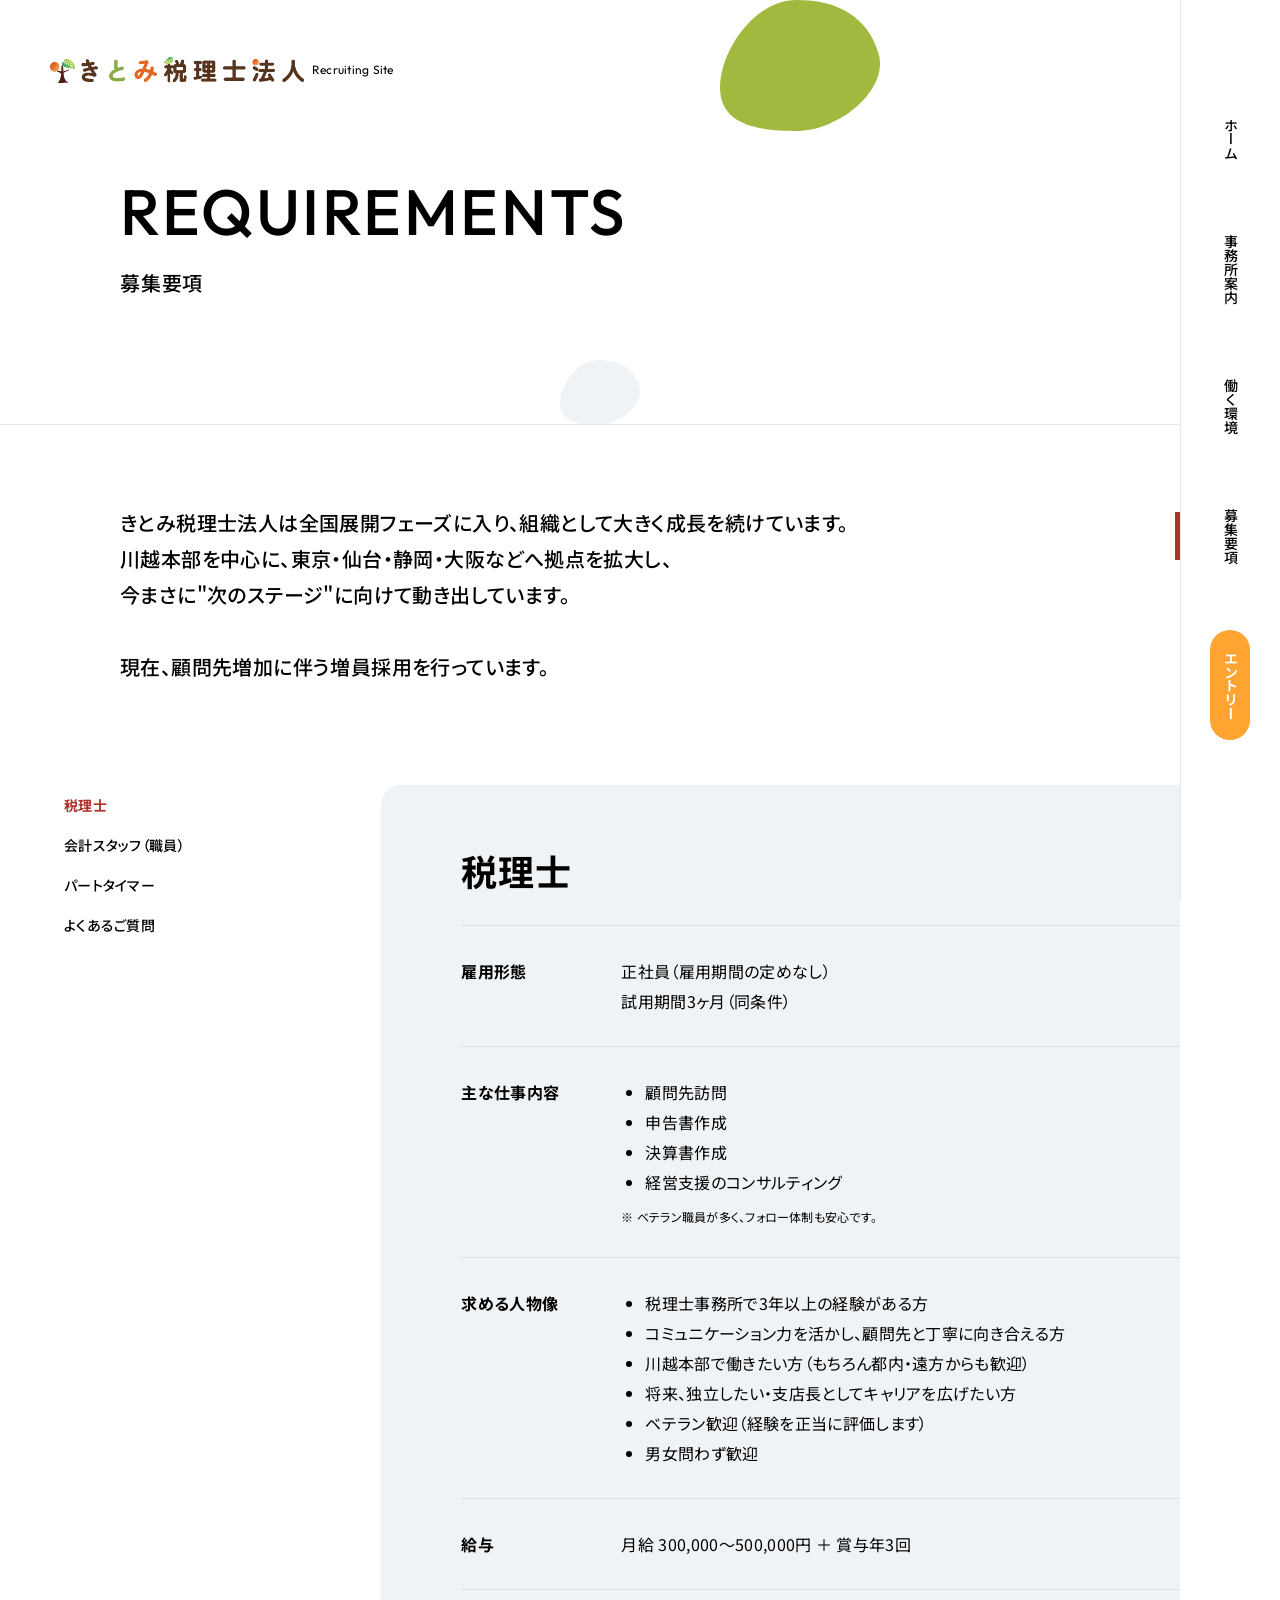
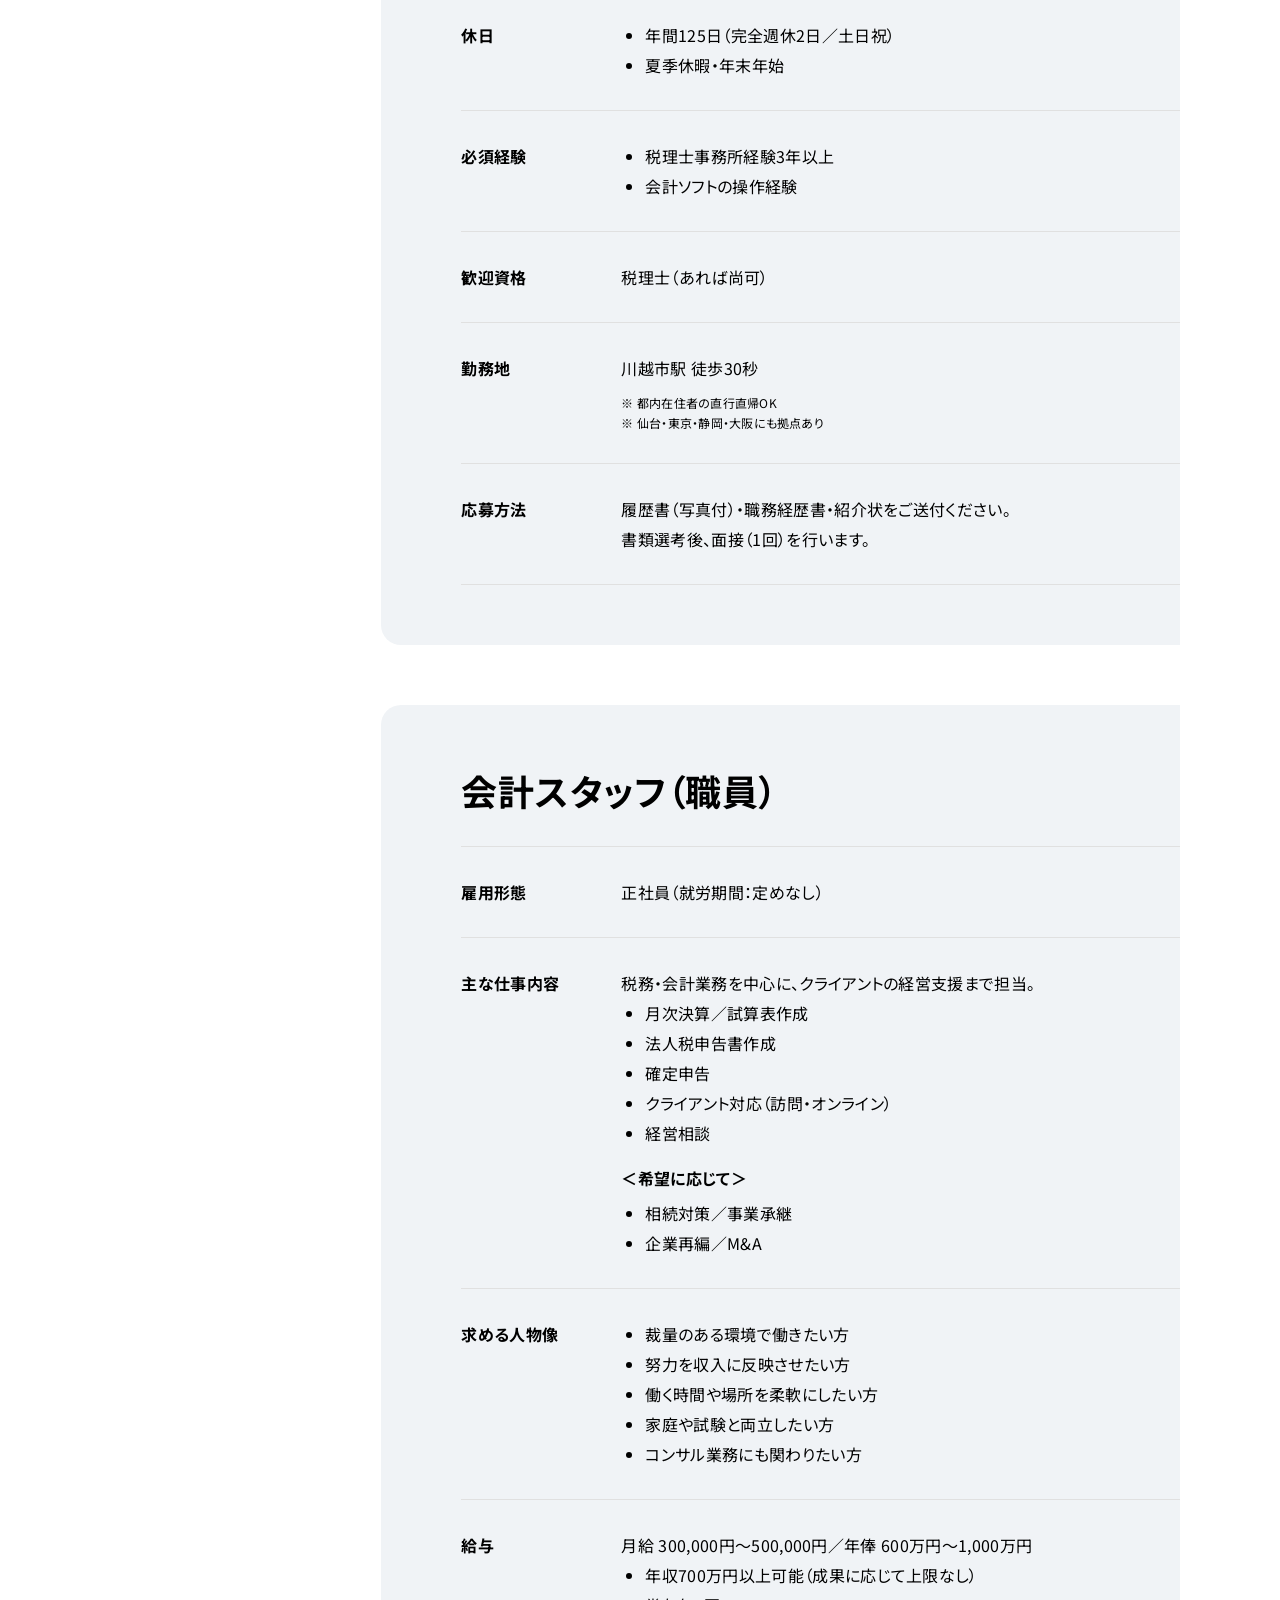
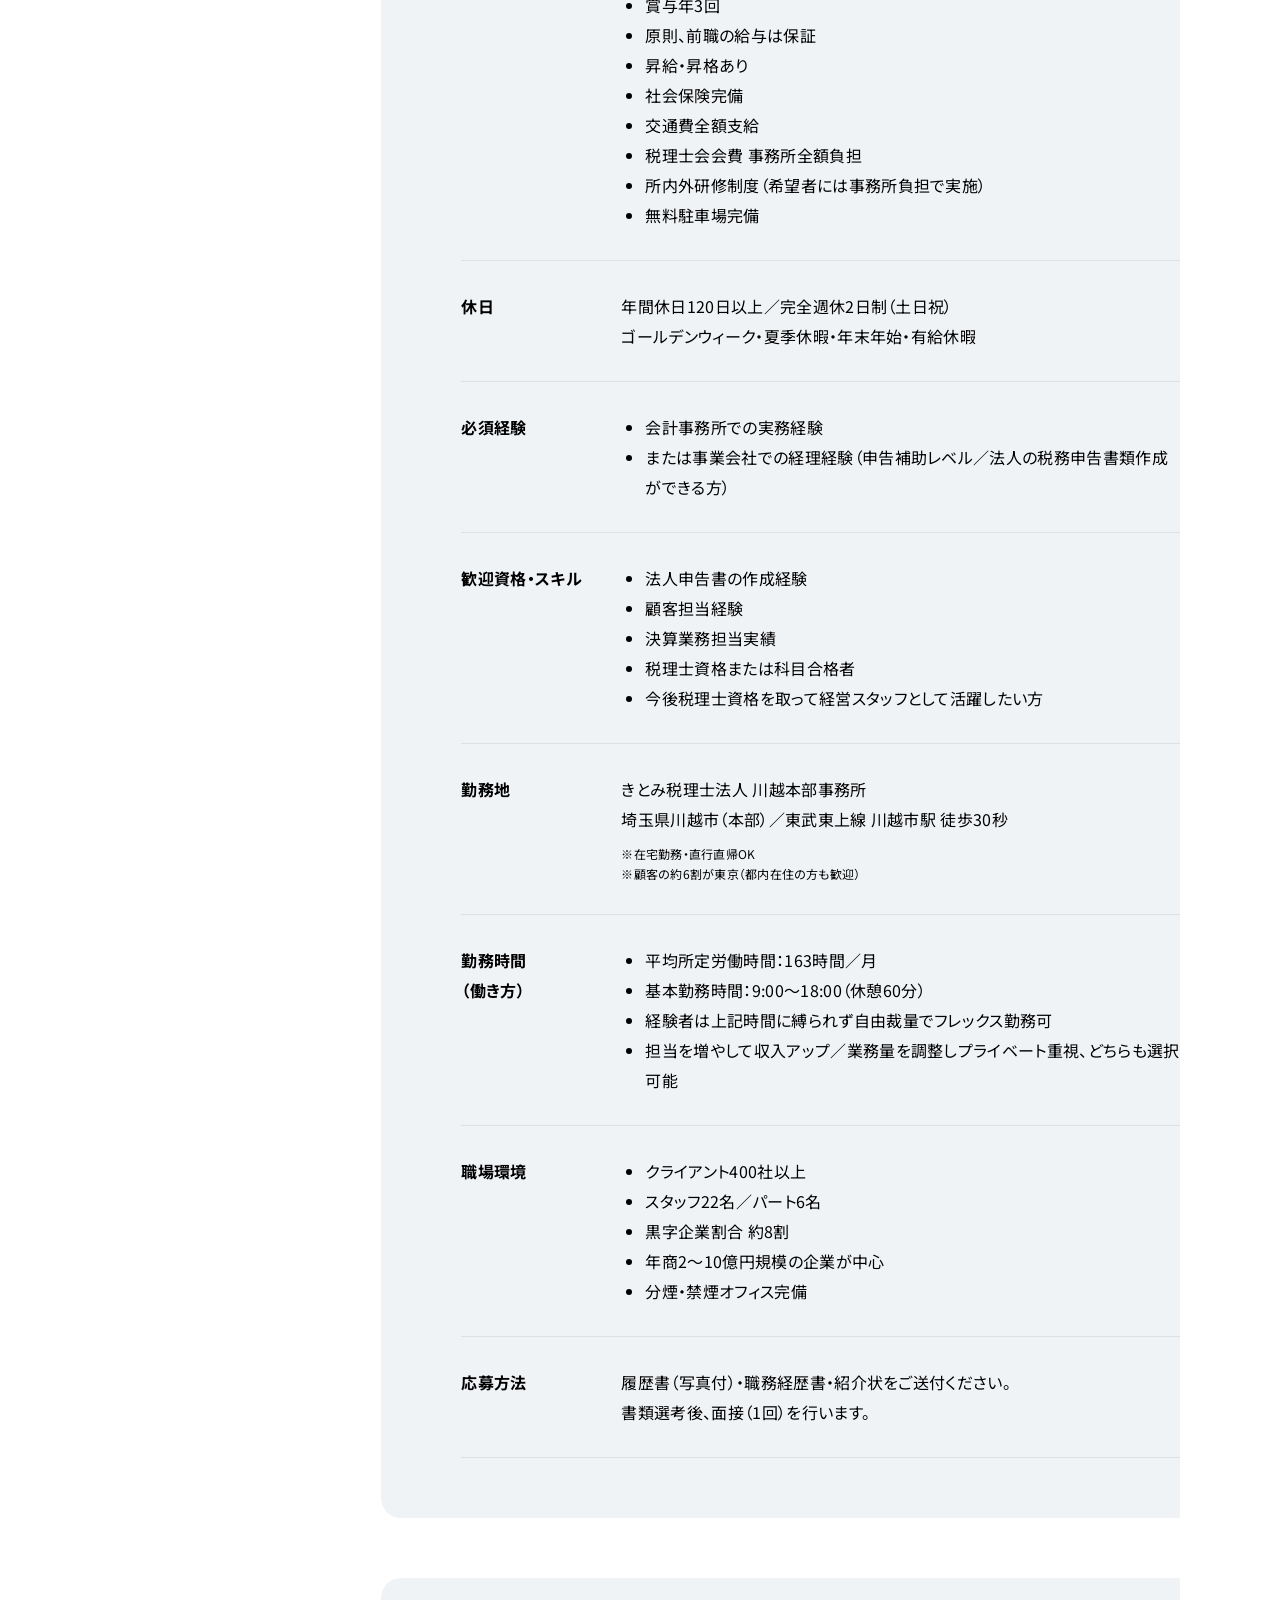
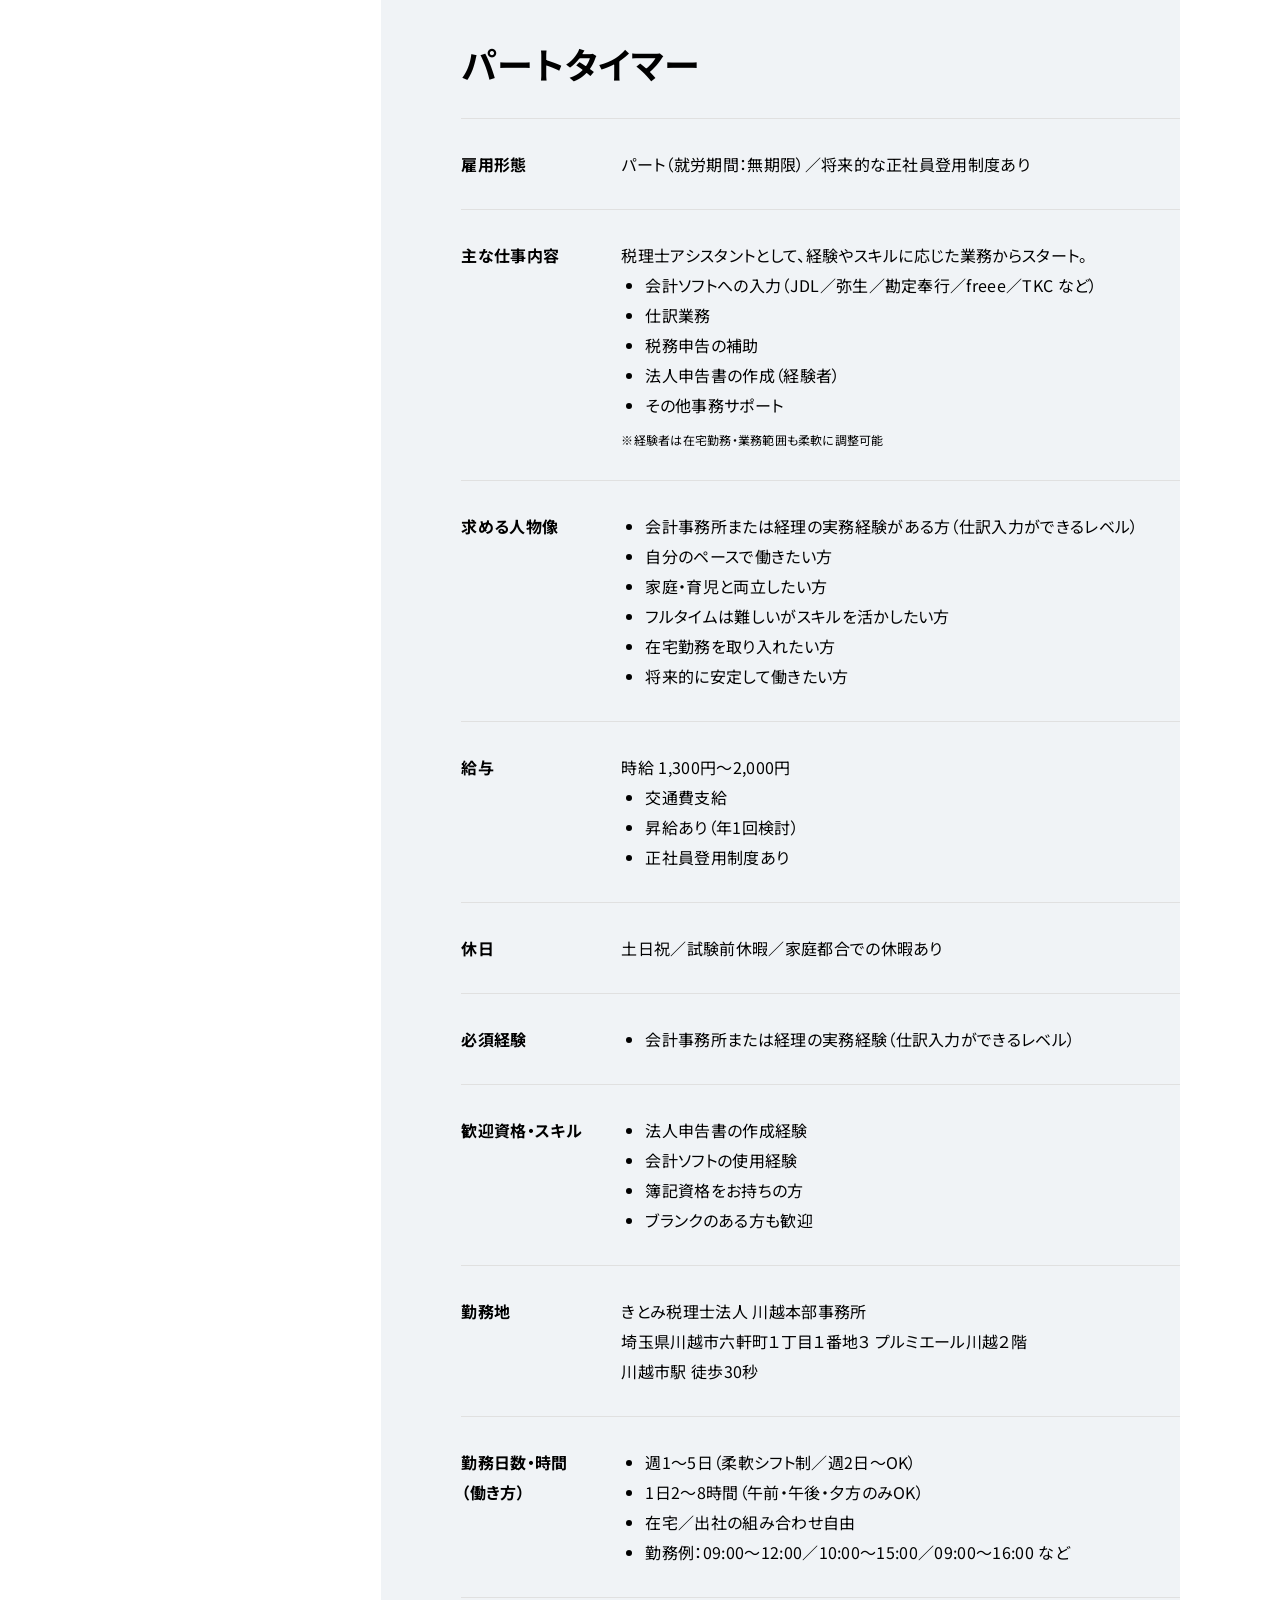
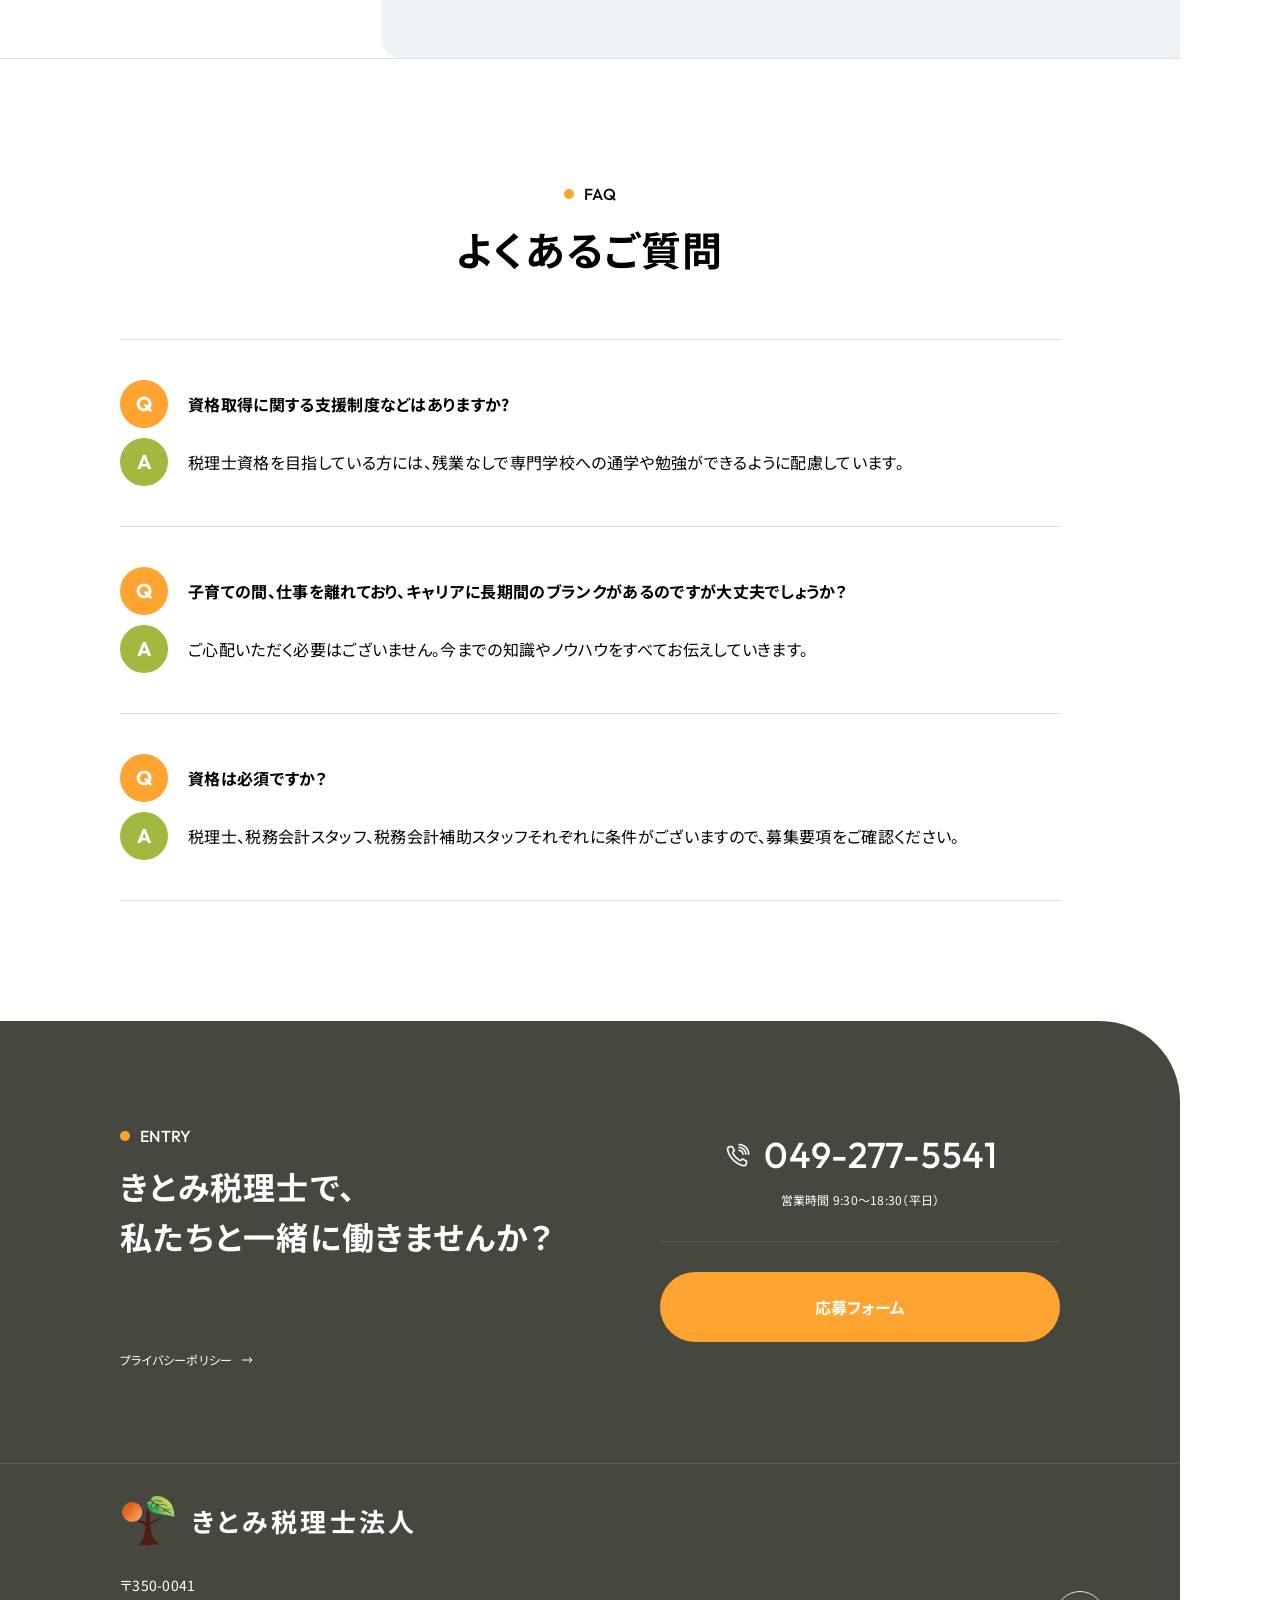
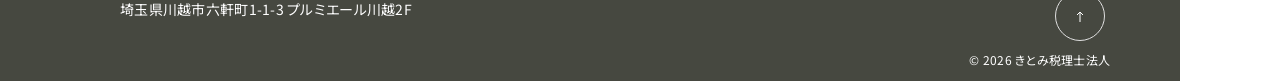
<file: requirements.html>
<!DOCTYPE html>
<html lang="ja">
<head>
  <!-- Google tag (gtag.js) -->
  <script async src="https://www.googletagmanager.com/gtag/js?id=G-E30D094GBT"></script>
  <script>
    window.dataLayer = window.dataLayer || [];
    function gtag(){dataLayer.push(arguments);}
    gtag('js', new Date());

    gtag('config', 'G-E30D094GBT');
  </script>
  <meta charset="UTF-8">
  <meta name="viewport" content="width=device-width, initial-scale=1.0">
  <title>募集要項 | きとみ税理士法人 採用サイト</title>
  <meta name="description" content="きとみ税理士法人の募集要項。税理士・会計スタッフの雇用条件・仕事内容・応募方法をご紹介します。">
  <!-- OGP / Twitter Card -->
  <meta property="og:type" content="website">
  <meta property="og:site_name" content="きとみ税理士法人 採用サイト">
  <meta property="og:title" content="募集要項 | きとみ税理士法人 採用サイト">
  <meta property="og:description" content="きとみ税理士法人の募集要項。税理士・会計スタッフの雇用条件・仕事内容・応募方法をご紹介します。">
  <meta property="og:url" content="https://recruit.kitomi-tax.com/requirements.html">
  <meta property="og:image" content="https://recruit.kitomi-tax.com/images/common/ogp.jpg">
  <meta property="og:image:width" content="1200">
  <meta property="og:image:height" content="744">
  <meta name="twitter:card" content="summary_large_image">
  <meta name="twitter:title" content="募集要項 | きとみ税理士法人 採用サイト">
  <meta name="twitter:description" content="きとみ税理士法人の募集要項。税理士・会計スタッフの雇用条件・仕事内容・応募方法をご紹介します。">
  <meta name="twitter:image" content="https://recruit.kitomi-tax.com/images/common/ogp.jpg">
  <link rel="preconnect" href="https://fonts.googleapis.com">
  <link rel="preconnect" href="https://fonts.gstatic.com" crossorigin>
  <link href="https://fonts.googleapis.com/css2?family=Noto+Sans+JP:wght@400;500;700&family=Outfit:wght@400;500;600;700&display=swap" rel="stylesheet">
  <link rel="stylesheet" href="css/reset.css">
  <link rel="stylesheet" href="css/variables.css">
  <link rel="stylesheet" href="css/common.css">
  <link rel="stylesheet" href="css/pages/requirements.css">
  <link rel="icon" type="image/png" sizes="32x32" href="images/common/favicon-32.png">
  <link rel="icon" type="image/png" sizes="512x512" href="images/common/favicon-512.png">
  <link rel="apple-touch-icon" href="images/common/favicon-180.png">
</head>
<body>
  <div id="header-placeholder"></div>

  <main>
    <!-- MV -->
    <section class="req-mv" aria-label="ページタイトル">
      <a href="index.html" class="site-logo req-mv__logo" aria-label="きとみ税理士法人 トップへ">
        <img src="images/common/logo.png" alt="きとみ税理士法人" class="site-logo__img" width="254" height="40">
        <span class="site-logo__sub">Recruiting Site</span>
      </a>

      <img src="images/common/blob-req-1.svg" alt="" class="blob req-mv__blob req-mv__blob--1">
      <img src="images/common/blob-req-2.svg" alt="" class="blob req-mv__blob req-mv__blob--2">
      <img src="images/common/blob-req-3.svg" alt="" class="blob req-mv__blob req-mv__blob--3">

      <div class="req-mv__title">
        <p class="req-mv__title-en">REQUIREMENTS</p>
        <p class="req-mv__title-jp">募集要項</p>
      </div>
    </section>

    <!-- Lead -->
    <section class="req-lead" aria-label="リード">
      <p>
        きとみ税理士法人は全国展開フェーズに入り、組織として大きく成長を続けています。<br>
        川越本部を中心に、東京・仙台・静岡・大阪などへ拠点を拡大し、<br>
        今まさに"次のステージ"に向けて動き出しています。
      </p>
      <p>現在、顧問先増加に伴う増員採用を行っています。</p>
    </section>

    <!-- Recruit -->
    <section class="recruit-page" aria-label="募集要項">
      <!-- Anchor links sidebar -->
      <aside class="recruit-anchor">
        <a href="#zeirishi" class="recruit-anchor__link is-active">税理士</a>
        <a href="#kaikei" class="recruit-anchor__link">会計スタッフ（職員）</a>
        <a href="#part" class="recruit-anchor__link">パートタイマー</a>
        <a href="#faq" class="recruit-anchor__link">よくあるご質問</a>
      </aside>

      <div class="recruit-content">
        <!-- 税理士 -->
        <article class="job-card" id="zeirishi">
          <h2 class="job-card__title">税理士</h2>
          <dl class="job-table">
            <div class="job-row">
              <dt>雇用形態</dt>
              <dd>正社員（雇用期間の定めなし）<br>試用期間3ヶ月（同条件）</dd>
            </div>
            <div class="job-row">
              <dt>主な仕事内容</dt>
              <dd>
                <ul class="job-list">
                  <li>顧問先訪問</li>
                  <li>申告書作成</li>
                  <li>決算書作成</li>
                  <li>経営支援のコンサルティング</li>
                </ul>
                <p class="job-note">※ ベテラン職員が多く、フォロー体制も安心です。</p>
              </dd>
            </div>
            <div class="job-row">
              <dt>求める人物像</dt>
              <dd>
                <ul class="job-list">
                  <li>税理士事務所で3年以上の経験がある方</li>
                  <li>コミュニケーション力を活かし、顧問先と丁寧に向き合える方</li>
                  <li>川越本部で働きたい方（もちろん都内・遠方からも歓迎）</li>
                  <li>将来、独立したい・支店長としてキャリアを広げたい方</li>
                  <li>ベテラン歓迎（経験を正当に評価します）</li>
                  <li>男女問わず歓迎</li>
                </ul>
              </dd>
            </div>
            <div class="job-row">
              <dt>給与</dt>
              <dd>月給 300,000〜500,000円 ＋ 賞与年3回</dd>
            </div>
            <div class="job-row">
              <dt>休日</dt>
              <dd>
                <ul class="job-list">
                  <li>年間125日（完全週休2日／土日祝）</li>
                  <li>夏季休暇・年末年始</li>
                </ul>
              </dd>
            </div>
            <div class="job-row">
              <dt>必須経験</dt>
              <dd>
                <ul class="job-list">
                  <li>税理士事務所経験3年以上</li>
                  <li>会計ソフトの操作経験</li>
                </ul>
              </dd>
            </div>
            <div class="job-row">
              <dt>歓迎資格</dt>
              <dd>税理士（あれば尚可）</dd>
            </div>
            <div class="job-row">
              <dt>勤務地</dt>
              <dd>
                川越市駅 徒歩30秒
                <p class="job-note">※ 都内在住者の直行直帰OK<br>※ 仙台・東京・静岡・大阪にも拠点あり</p>
              </dd>
            </div>
            <div class="job-row">
              <dt>応募方法</dt>
              <dd>履歴書（写真付）・職務経歴書・紹介状をご送付ください。<br>書類選考後、面接（1回）を行います。</dd>
            </div>
          </dl>
        </article>

        <!-- 会計スタッフ -->
        <article class="job-card" id="kaikei">
          <h2 class="job-card__title">会計スタッフ（職員）</h2>
          <dl class="job-table">
            <div class="job-row">
              <dt>雇用形態</dt>
              <dd>正社員（就労期間：定めなし）</dd>
            </div>
            <div class="job-row">
              <dt>主な仕事内容</dt>
              <dd>
                税務・会計業務を中心に、クライアントの経営支援まで担当。
                <ul class="job-list">
                  <li>月次決算／試算表作成</li>
                  <li>法人税申告書作成</li>
                  <li>確定申告</li>
                  <li>クライアント対応（訪問・オンライン）</li>
                  <li>経営相談</li>
                </ul>
                <p class="job-sublabel">＜希望に応じて＞</p>
                <ul class="job-list">
                  <li>相続対策／事業承継</li>
                  <li>企業再編／M&amp;A</li>
                </ul>
              </dd>
            </div>
            <div class="job-row">
              <dt>求める人物像</dt>
              <dd>
                <ul class="job-list">
                  <li>裁量のある環境で働きたい方</li>
                  <li>努力を収入に反映させたい方</li>
                  <li>働く時間や場所を柔軟にしたい方</li>
                  <li>家庭や試験と両立したい方</li>
                  <li>コンサル業務にも関わりたい方</li>
                </ul>
              </dd>
            </div>
            <div class="job-row">
              <dt>給与</dt>
              <dd>
                月給 300,000円〜500,000円／年俸 600万円〜1,000万円
                <ul class="job-list">
                  <li>年収700万円以上可能（成果に応じて上限なし）</li>
                  <li>賞与年3回</li>
                  <li>原則、前職の給与は保証</li>
                  <li>昇給・昇格あり</li>
                  <li>社会保険完備</li>
                  <li>交通費全額支給</li>
                  <li>税理士会会費 事務所全額負担</li>
                  <li>所内外研修制度（希望者には事務所負担で実施）</li>
                  <li>無料駐車場完備</li>
                </ul>
              </dd>
            </div>
            <div class="job-row">
              <dt>休日</dt>
              <dd>
                年間休日120日以上／完全週休2日制（土日祝）<br>
                ゴールデンウィーク・夏季休暇・年末年始・有給休暇
              </dd>
            </div>
            <div class="job-row">
              <dt>必須経験</dt>
              <dd>
                <ul class="job-list">
                  <li>会計事務所での実務経験</li>
                  <li>または事業会社での経理経験（申告補助レベル／法人の税務申告書類作成ができる方）</li>
                </ul>
              </dd>
            </div>
            <div class="job-row">
              <dt>歓迎資格・スキル</dt>
              <dd>
                <ul class="job-list">
                  <li>法人申告書の作成経験</li>
                  <li>顧客担当経験</li>
                  <li>決算業務担当実績</li>
                  <li>税理士資格または科目合格者</li>
                  <li>今後税理士資格を取って経営スタッフとして活躍したい方</li>
                </ul>
              </dd>
            </div>
            <div class="job-row">
              <dt>勤務地</dt>
              <dd>
                きとみ税理士法人 川越本部事務所<br>
                埼玉県川越市（本部）／東武東上線 川越市駅 徒歩30秒
                <p class="job-note">※在宅勤務・直行直帰OK<br>※顧客の約6割が東京（都内在住の方も歓迎）</p>
              </dd>
            </div>
            <div class="job-row">
              <dt>勤務時間<br>（働き方）</dt>
              <dd>
                <ul class="job-list">
                  <li>平均所定労働時間：163時間／月</li>
                  <li>基本勤務時間：9:00〜18:00（休憩60分）</li>
                  <li>経験者は上記時間に縛られず自由裁量でフレックス勤務可</li>
                  <li>担当を増やして収入アップ／業務量を調整しプライベート重視、どちらも選択可能</li>
                </ul>
              </dd>
            </div>
            <div class="job-row">
              <dt>職場環境</dt>
              <dd>
                <ul class="job-list">
                  <li>クライアント400社以上</li>
                  <li>スタッフ22名／パート6名</li>
                  <li>黒字企業割合 約8割</li>
                  <li>年商2〜10億円規模の企業が中心</li>
                  <li>分煙・禁煙オフィス完備</li>
                </ul>
              </dd>
            </div>
            <div class="job-row">
              <dt>応募方法</dt>
              <dd>履歴書（写真付）・職務経歴書・紹介状をご送付ください。<br>書類選考後、面接（1回）を行います。</dd>
            </div>
          </dl>
        </article>

        <!-- パートタイマー -->
        <article class="job-card" id="part">
          <h2 class="job-card__title">パートタイマー</h2>
          <dl class="job-table">
            <div class="job-row">
              <dt>雇用形態</dt>
              <dd>パート（就労期間：無期限）／将来的な正社員登用制度あり</dd>
            </div>
            <div class="job-row">
              <dt>主な仕事内容</dt>
              <dd>
                税理士アシスタントとして、経験やスキルに応じた業務からスタート。
                <ul class="job-list">
                  <li>会計ソフトへの入力（JDL／弥生／勘定奉行／freee／TKC など）</li>
                  <li>仕訳業務</li>
                  <li>税務申告の補助</li>
                  <li>法人申告書の作成（経験者）</li>
                  <li>その他事務サポート</li>
                </ul>
                <p class="job-note">※経験者は在宅勤務・業務範囲も柔軟に調整可能</p>
              </dd>
            </div>
            <div class="job-row">
              <dt>求める人物像</dt>
              <dd>
                <ul class="job-list">
                  <li>会計事務所または経理の実務経験がある方（仕訳入力ができるレベル）</li>
                  <li>自分のペースで働きたい方</li>
                  <li>家庭・育児と両立したい方</li>
                  <li>フルタイムは難しいがスキルを活かしたい方</li>
                  <li>在宅勤務を取り入れたい方</li>
                  <li>将来的に安定して働きたい方</li>
                </ul>
              </dd>
            </div>
            <div class="job-row">
              <dt>給与</dt>
              <dd>
                時給 1,300円〜2,000円
                <ul class="job-list">
                  <li>交通費支給</li>
                  <li>昇給あり（年1回検討）</li>
                  <li>正社員登用制度あり</li>
                </ul>
              </dd>
            </div>
            <div class="job-row">
              <dt>休日</dt>
              <dd>土日祝／試験前休暇／家庭都合での休暇あり</dd>
            </div>
            <div class="job-row">
              <dt>必須経験</dt>
              <dd>
                <ul class="job-list">
                  <li>会計事務所または経理の実務経験（仕訳入力ができるレベル）</li>
                </ul>
              </dd>
            </div>
            <div class="job-row">
              <dt>歓迎資格・スキル</dt>
              <dd>
                <ul class="job-list">
                  <li>法人申告書の作成経験</li>
                  <li>会計ソフトの使用経験</li>
                  <li>簿記資格をお持ちの方</li>
                  <li>ブランクのある方も歓迎</li>
                </ul>
              </dd>
            </div>
            <div class="job-row">
              <dt>勤務地</dt>
              <dd>
                きとみ税理士法人 川越本部事務所<br>
                埼玉県川越市六軒町１丁目１番地３ プルミエール川越２階<br>
                川越市駅 徒歩30秒
              </dd>
            </div>
            <div class="job-row">
              <dt>勤務日数・時間<br>（働き方）</dt>
              <dd>
                <ul class="job-list">
                  <li>週1〜5日（柔軟シフト制／週2日〜OK）</li>
                  <li>1日2〜8時間（午前・午後・夕方のみOK）</li>
                  <li>在宅／出社の組み合わせ自由</li>
                  <li>勤務例：09:00〜12:00／10:00〜15:00／09:00〜16:00 など</li>
                </ul>
              </dd>
            </div>
          </dl>
        </article>

      </div>
    </section>

    <!-- FAQ -->
    <section class="faq" id="faq" aria-label="よくあるご質問">
      <div class="faq__title section-title section-title--center">
        <span class="section-title__en">FAQ</span>
        <h2 class="section-title__jp">よくあるご質問</h2>
      </div>

      <ul class="faq__list">
        <li class="faq-item">
          <div class="faq-item__q">
            <span class="faq-item__badge faq-item__badge--q">Q</span>
            <p class="faq-item__text faq-item__text--q">資格取得に関する支援制度などはありますか?</p>
          </div>
          <div class="faq-item__a">
            <span class="faq-item__badge faq-item__badge--a">A</span>
            <p class="faq-item__text">税理士資格を目指している方には、残業なしで専門学校への通学や勉強ができるように配慮しています。</p>
          </div>
        </li>
        <li class="faq-item">
          <div class="faq-item__q">
            <span class="faq-item__badge faq-item__badge--q">Q</span>
            <p class="faq-item__text faq-item__text--q">子育ての間、仕事を離れており、キャリアに長期間のブランクがあるのですが大丈夫でしょうか？</p>
          </div>
          <div class="faq-item__a">
            <span class="faq-item__badge faq-item__badge--a">A</span>
            <p class="faq-item__text">ご心配いただく必要はございません。今までの知識やノウハウをすべてお伝えしていきます。</p>
          </div>
        </li>
        <li class="faq-item">
          <div class="faq-item__q">
            <span class="faq-item__badge faq-item__badge--q">Q</span>
            <p class="faq-item__text faq-item__text--q">資格は必須ですか？</p>
          </div>
          <div class="faq-item__a">
            <span class="faq-item__badge faq-item__badge--a">A</span>
            <p class="faq-item__text">税理士、税務会計スタッフ、税務会計補助スタッフそれぞれに条件がございますので、募集要項をご確認ください。</p>
          </div>
        </li>
      </ul>
    </section>

    <!-- Footer (共通) -->
    <footer class="footer" id="footer-placeholder"></footer>
  </main>

  <script src="js/include.js"></script>
  <script src="js/main.js" defer></script>
  <script src="js/anchor-spy.js" defer></script>
</body>
</html>
</file>
<file: css/variables.css>
:root {
  /* === Colors (Figma変数) === */
  --color-black: #000000;
  --color-white: #ffffff;
  --color-orange: #ffa431;
  --color-red: #ac322a;
  --color-green: #a0b93e;
  --color-beige: #f6f3ea;
  --color-gray-100: #e8e8e8;
  --color-gray-200: #f0f3f6;
  --color-gray-300: #e0e0e0;
  --color-text: #1a1a1a;
  --color-text-muted: #555555;   /* 補足テキスト・任意バッジの文字 */
  --color-placeholder: #9aa0a6;  /* フォーム入力欄のプレースホルダー */
  --color-success: #2e7d32;      /* フォーム送信成功メッセージ */
  --color-tint-green: #ecf1d8;   /* I/Oカード「入力」背景（薄緑） */
  --color-tint-orange: #fff5ea;  /* I/Oカード「出力」背景（薄橙） */

  /* グラデーション */
  --gradient-cta: linear-gradient(90deg, #ffa431 0%, #ac322a 100%);

  /* === Typography === */
  --font-jp: "Noto Sans JP", "Hiragino Kaku Gothic ProN", "Yu Gothic",
    sans-serif;
  --font-en: "Outfit", "Helvetica Neue", Arial, sans-serif;

  /* === Spacing === */
  --space-xs: 8px;
  --space-sm: 10px;
  --space-md: 20px;
  --space-lg: 30px;
  --space-xl: 50px;
  --space-2xl: 80px;
  --space-3xl: 120px;

  /* === Layout === */
  --nav-width: 100px;
  --content-max: 1440px;
  --content-inner: 1240px;
  --section-padding-x: 120px;
  --col-1: 1120px;
  --col-3: 340px;

  /* === Radius === */
  --radius-sm: 8px;
  --radius-md: 20px;
  --radius-lg: 50px;
  --radius-xl: 80px;

  /* === Shadow === */
  --shadow-cta: 5px 15px 15px rgba(0, 0, 0, 0.12);
}
</file>
<file: css/common.css>
/* ==========================================================================
   Utilities
   ========================================================================== */

.nowrap {
  white-space: nowrap;
}

/* ==========================================================================
   Base
   ========================================================================== */

body {
  font-family: var(--font-jp);
  font-size: 16px;
  line-height: 1.875;
  color: var(--color-black);
  background-color: var(--color-white);
  font-feature-settings: "palt" 1;
}

/* メインコンテンツは右側のナビ分の余白を確保 */
main {
  margin-right: var(--nav-width);
  position: relative;
  overflow-x: clip;
}

.section {
  position: relative;
  padding: 0 var(--section-padding-x);
}

.container {
  max-width: var(--content-inner);
  margin: 0 auto;
}

/* ==========================================================================
   Section Title (英＋日)
   ========================================================================== */

.section-title {
  display: flex;
  flex-direction: column;
  align-items: flex-start;
  gap: var(--space-sm);
}

.section-title--center {
  align-items: center;
  text-align: center;
}

.section-title__en {
  display: flex;
  align-items: center;
  gap: var(--space-sm);
  font-family: var(--font-en);
  font-weight: 500;
  font-size: 16px;
  letter-spacing: 0.32px;
  color: var(--color-black);
}

.section-title__en::before {
  content: "";
  display: block;
  width: 10px;
  height: 10px;
  border-radius: 50%;
  background-color: var(--color-orange);
}

.section-title__en--white {
  color: var(--color-white);
}

.section-title__jp {
  font-family: var(--font-jp);
  font-weight: 700;
  font-size: 40px;
  line-height: 60px;
  letter-spacing: 1.6px;
  color: var(--color-black);
}

.section-title__jp--white {
  color: var(--color-white);
}

.section-title__jp--lg {
  font-size: 32px;
  line-height: 50px;
  letter-spacing: 1.28px;
}

/* ==========================================================================
   Buttons / CTA
   ========================================================================== */

.button {
  display: inline-flex;
  align-items: center;
  justify-content: center;
  width: 400px;
  max-width: 100%;
  height: 70px;
  border-radius: var(--radius-lg);
  font-family: var(--font-jp);
  font-weight: 700;
  font-size: 16px;
  letter-spacing: 0.32px;
  color: var(--color-white);
  text-align: center;
  transition: opacity 0.2s ease;
}

.button:hover {
  opacity: 0.85;
}

.button--orange {
  background-color: var(--color-orange);
}

.button--gradient {
  background-color: var(--color-orange);
  box-shadow: var(--shadow-cta);
}

.button--wide {
  width: 340px;
}

/* ==========================================================================
   Sidebar Nav (右側固定縦書きナビ)
   ========================================================================== */

.side-nav {
  position: fixed;
  top: 0;
  right: 0;
  width: var(--nav-width);
  height: 100vh;
  background-color: var(--color-white);
  border-left: 1px solid var(--color-gray-100);
  z-index: 100;
  display: flex;
  flex-direction: column;
  align-items: center;
  padding-top: 110px;
}

.side-nav__list {
  display: flex;
  flex-direction: column;
  align-items: center;
  gap: 50px;
}

.side-nav__item {
  position: relative;
}

.side-nav__link {
  writing-mode: vertical-rl;
  font-family: var(--font-jp);
  font-weight: 500;
  font-size: 14px;
  line-height: 1.14;
  color: var(--color-black);
  font-feature-settings: "vert" 1;
  text-align: center;
  display: inline-block;
  padding: 8px 14px;
  transition: opacity 0.2s ease;
}

.side-nav__link:hover {
  opacity: 0.6;
}

.side-nav__entry {
  display: flex;
  flex-direction: column;
  align-items: center;
  justify-content: center;
  width: 40px;
  padding: 20px 10px;
  background-color: var(--color-orange);
  border-radius: var(--radius-lg);
}

.side-nav__entry-link {
  writing-mode: vertical-rl;
  font-family: var(--font-jp);
  font-weight: 700;
  font-size: 14px;
  line-height: 1.14;
  color: var(--color-white);
  font-feature-settings: "vert" 1;
}

/* メニュー内ロゴ・フッターはPCでは非表示（SP開メニュー専用） */
.side-nav__logo,
.side-nav__foot {
  display: none;
}

.side-nav__indicator {
  position: fixed;
  top: 110px;
  right: var(--nav-width);
  width: 5px;
  height: 48px;
  background-color: var(--color-red);
  z-index: 101;
  opacity: 0;
}

.side-nav__indicator.is-ready {
  opacity: 1;
}

/* ==========================================================================
   Header Logo (左上)
   ========================================================================== */

.site-logo {
  display: flex;
  align-items: center;
  gap: 8px;
}

.site-logo__img {
  width: 254px;
  height: 40px;
  object-fit: contain;
}

.site-logo__sub {
  font-family: var(--font-en);
  font-weight: 400;
  font-size: 12px;
  letter-spacing: 0.24px;
  color: var(--color-black);
  white-space: nowrap;
}

/* ==========================================================================
   Footer (ENTRY エリア・全ページ共通)
   ========================================================================== */

.footer {
  position: relative;
  padding: 0;
}

.footer__inner {
  position: relative;
  height: 660px;
  max-width: var(--content-inner);
  margin: 0 auto 0 0;
  background-color: #464840;
  border-top-right-radius: var(--radius-xl);
  padding: 100px var(--section-padding-x) 60px;
  color: var(--color-white);
  overflow: hidden;
}

.footer__title {
  display: flex;
  flex-direction: column;
  gap: 10px;
}

.footer__catch {
  font-family: var(--font-jp);
  font-weight: 700;
  font-size: 32px;
  line-height: 50px;
  letter-spacing: 1.28px;
  color: var(--color-white);
}

.footer__cta {
  position: absolute;
  top: 100px;
  right: var(--section-padding-x);
  display: flex;
  flex-direction: column;
  align-items: center;
  gap: 30px;
  width: 400px;
}

.footer__tel-block {
  display: flex;
  flex-direction: column;
  align-items: center;
  gap: 0;
  width: 100%;
}

.footer__tel {
  display: flex;
  align-items: center;
  gap: 10px;
}

.footer__tel-icon {
  width: 32px;
  height: 32px;
  object-fit: contain;
}

.footer__tel-num {
  font-family: var(--font-en);
  font-weight: 500;
  font-size: 36px;
  letter-spacing: 0.72px;
  color: var(--color-white);
  white-space: nowrap;
}

.footer__tel-hours {
  font-size: 12px;
  letter-spacing: 0.24px;
  color: var(--color-white);
  text-align: center;
}

.footer__divider {
  width: 100%;
  height: 1px;
  background-color: var(--color-white);
  opacity: 0.1;
}

.footer__divider--mid {
  position: absolute;
  top: 442px;
  left: 0;
  right: 0;
  width: 100%;
}

.footer__bottom {
  position: absolute;
  bottom: 60px;
  left: var(--section-padding-x);
  right: var(--section-padding-x);
}

.footer__brand {
  display: flex;
  align-items: center;
  gap: 16px;
  margin-bottom: 24px;
}

.footer__logo {
  width: auto;
  height: 56px;
  margin-bottom: 0;
}

.footer__brand-name {
  color: #fff;
  font-size: 26px;
  font-weight: 700;
  letter-spacing: 0.12em;
}

.footer__address {
  font-size: 14px;
  line-height: 24px;
  letter-spacing: 0.28px;
}

.footer__copyright {
  position: absolute;
  bottom: 10px;
  right: 70px;
  font-size: 12px;
  letter-spacing: 0.24px;
  text-align: right;
}

.footer__policy {
  position: absolute;
  top: 328px;
  left: var(--section-padding-x);
  display: inline-flex;
  align-items: center;
  gap: 10px;
  font-size: 12px;
  letter-spacing: 0.24px;
  color: var(--color-white);
}

.footer__policy-arrow {
  width: 12px;
  height: 8px;
  fill: var(--color-white);
}

.footer__pagetop {
  position: absolute;
  top: 570px;
  right: 75px;
  width: 50px;
  height: 50px;
  border: 1px solid var(--color-gray-300);
  border-radius: 50%;
  display: flex;
  align-items: center;
  justify-content: center;
  background: transparent;
  transition: opacity 0.2s ease;
}

.footer__pagetop:hover {
  opacity: 0.7;
}

.footer__pagetop-arrow {
  width: 12px;
  height: 8px;
  transform: rotate(-90deg);
  fill: var(--color-white);
}

/* ==========================================================================
   Utility / Decoration
   ========================================================================== */

.blob {
  position: absolute;
  pointer-events: none;
  z-index: 0;
  opacity: 0;
  transition: opacity 0.9s ease;
}

.blob.is-revealed {
  opacity: 1;
}

.deco-bg-text {
  position: absolute;
  font-family: var(--font-en);
  font-weight: 700;
  color: var(--color-gray-200);
  letter-spacing: 5.12px;
  pointer-events: none;
  user-select: none;
  z-index: 0;
}

/* ==========================================================================
   Hamburger Menu (Tablet/Mobile only)
   ========================================================================== */

.hamburger {
  position: fixed;
  top: 16px;
  right: 16px;
  width: 48px;
  height: 48px;
  border-radius: 50%;
  background-color: var(--color-red);
  display: none;
  flex-direction: column;
  align-items: center;
  justify-content: center;
  gap: 6px;
  padding: 0;
  z-index: 200;
  cursor: pointer;
  transition: background-color 0.2s ease;
}

.hamburger__line {
  display: block;
  width: 20px;
  height: 2px;
  background-color: var(--color-white);
  transition: transform 0.3s ease, opacity 0.3s ease;
}

.hamburger.is-open .hamburger__line:nth-child(1) {
  transform: translateY(8px) rotate(45deg);
}

.hamburger.is-open .hamburger__line:nth-child(2) {
  opacity: 0;
}

.hamburger.is-open .hamburger__line:nth-child(3) {
  transform: translateY(-8px) rotate(-45deg);
}

.side-nav__overlay {
  display: none;
  position: fixed;
  inset: 0;
  background-color: rgba(0, 0, 0, 0.4);
  z-index: 99;
  opacity: 0;
  transition: opacity 0.3s ease;
}

.side-nav__overlay.is-open {
  opacity: 1;
}

/* ==========================================================================
   Narrow desktop: 右サイドレールの文字を縮小 (1024〜1279px)
   ========================================================================== */

@media (min-width: 1024px) and (max-width: 1279px) {
  .side-nav__list {
    gap: 36px;
  }

  .side-nav__link {
    font-size: 12px;
    padding: 6px 10px;
  }

  .side-nav__entry-link {
    font-size: 12px;
  }
}

/* ==========================================================================
   Tablet (max 1023px)
   ========================================================================== */

@media (max-width: 1023px) {
  main {
    margin-right: 0;
  }

  .hamburger {
    display: flex;
  }

  /* オーバーレイは不要（フルスクリーン白メニュー） */
  .side-nav__overlay {
    display: none;
  }

  /* Side nav: フルスクリーン白メニュー（Figma 95:1593準拠） */
  .side-nav {
    width: 100%;
    height: 100vh;
    height: 100dvh;
    padding: 0;
    border-left: none;
    transform: translateY(-100%);
    opacity: 0;
    transition: transform 0.3s ease, opacity 0.3s ease;
    z-index: 150;
    display: flex;
    flex-direction: column;
    align-items: center;
    justify-content: center;
    gap: 50px;
    overflow-y: auto;
  }

  .side-nav.is-open {
    transform: translateY(0);
    opacity: 1;
  }

  /* メニュー内ロゴ（左上） */
  .side-nav__logo {
    display: flex;
    flex-direction: column;
    align-items: flex-start;
    gap: 6px;
    position: absolute;
    top: 14px;
    left: 20px;
  }

  .side-nav__logo img {
    width: 200px;
    height: auto;
  }

  .side-nav__logo-sub {
    font-family: var(--font-en);
    font-size: 12px;
    letter-spacing: 0.24px;
    color: var(--color-black);
  }

  /* 中央ナビ */
  .side-nav__list {
    gap: 0;
    padding: 0;
    width: auto;
    align-items: center;
  }

  .side-nav__item {
    width: auto;
  }

  .side-nav__link {
    writing-mode: horizontal-tb;
    font-family: var(--font-en), var(--font-jp);
    font-weight: 500;
    font-size: 16px;
    line-height: 80px;
    color: var(--color-black);
    text-align: center;
    display: block;
    padding: 0;
    border-bottom: none;
    font-feature-settings: normal;
  }

  /* PC用の赤エントリーボックスはメニュー内で非表示 */
  .side-nav__entry {
    display: none;
  }

  /* メニュー下部：エントリーボタン＋電話 */
  .side-nav__foot {
    display: flex;
    flex-direction: column;
    align-items: center;
    gap: 50px;
  }

  .side-nav__entry-btn {
    display: flex;
    align-items: center;
    justify-content: center;
    width: 310px;
    height: 60px;
    border-radius: 50px;
    background-color: var(--color-orange);
    box-shadow: var(--shadow-cta);
    font-family: var(--font-jp);
    font-weight: 700;
    font-size: 14px;
    color: var(--color-white);
    text-align: center;
  }

  .side-nav__tel {
    display: flex;
    flex-direction: column;
    align-items: center;
    gap: 15px;
  }

  .side-nav__tel-num {
    display: flex;
    align-items: center;
    gap: 10px;
    font-family: var(--font-en);
    font-weight: 500;
    font-size: 36px;
    color: var(--color-red);
    white-space: nowrap;
  }

  .side-nav__tel-icon {
    width: 32px;
    height: 32px;
    fill: var(--color-red);
  }

  .side-nav__tel-hours {
    font-size: 12px;
    color: var(--color-black);
    text-align: center;
  }

  .side-nav__indicator {
    display: none;
  }

  /* ハンバーガー：白80x80ボックス(右上,bottom-left丸) → 開で× */
  .hamburger {
    top: 0;
    right: 0;
    width: 80px;
    height: 80px;
    border-radius: 0 0 0 20px;
    background-color: var(--color-white);
    z-index: 250;
  }

  .hamburger__line {
    background-color: var(--color-black);
    width: 24px;
  }

  .hamburger.is-open {
    background-color: transparent;
  }

  .hamburger.is-open .hamburger__line {
    background-color: var(--color-black);
  }

  /* Section padding adjustments */
  :root {
    --section-padding-x: 32px;
  }

  /* Footer adjustments */
  .footer__inner {
    max-width: 100%;
    padding: 80px 32px 60px;
    height: auto;
    min-height: 600px;
  }

  .footer__cta {
    position: relative;
    top: auto;
    left: auto;
    transform: none;
    margin: 40px auto 0;
  }

  .footer__divider--mid {
    top: auto;
    bottom: 200px;
  }

  .footer__bottom {
    position: relative;
    left: auto;
    right: auto;
    bottom: auto;
    margin-top: 60px;
  }

  .footer__copyright {
    position: relative;
    margin-top: 16px;
    text-align: left;
  }

  .footer__policy {
    position: relative;
    top: auto;
    left: auto;
    margin-top: 40px;
  }

  .footer__pagetop {
    top: auto;
    bottom: 24px;
    right: 24px;
  }
}

/* ==========================================================================
   Mobile (max 767px)
   ========================================================================== */

@media (max-width: 767px) {
  body {
    font-size: 16px;
    line-height: 1.7;
  }

  :root {
    --section-padding-x: 20px;
  }

  .section-title__jp {
    font-size: 28px;
    line-height: 1.4;
    letter-spacing: 1px;
  }

  .section-title__jp--lg {
    font-size: 24px;
    line-height: 1.5;
  }

  .section-title__en {
    font-size: 14px;
  }

  /* Buttons */
  .button {
    width: 100%;
    max-width: 320px;
    height: 60px;
    font-size: 15px;
  }

  .button--wide {
    width: 100%;
    max-width: 320px;
  }

  /* Logo size in hero */
  .site-logo__img {
    width: 180px;
    height: auto;
  }

  /* Footer - SP version per Figma 93:1030 */
  .footer__inner {
    padding: 60px 20px 40px;
    border-top-right-radius: 60px;
    min-height: 0;
    display: flex;
    flex-direction: column;
    align-items: center;
  }

  .footer__title {
    width: 100%;
    align-items: flex-start;
    margin-bottom: 20px;
    order: 1;
  }

  .footer__catch {
    font-size: 20px;
    line-height: 30px;
    letter-spacing: 0.4px;
    text-align: left;
  }

  .footer__cta {
    position: relative;
    top: auto;
    left: auto;
    right: auto;
    transform: none;
    margin: 0 auto;
    width: 100%;
    max-width: 310px;
    gap: 24px;
    order: 2;
    align-items: center;
    text-align: center;
  }

  .footer__tel-block {
    align-items: center;
    text-align: center;
  }

  .footer__tel-num {
    font-size: 30px;
    letter-spacing: 0;
  }

  .footer__tel-hours {
    font-size: 12px;
  }

  .footer__cta .button {
    width: 100%;
    max-width: 310px;
    height: 60px;
  }

  /* Hide internal divider in CTA block on SP */
  .footer__cta .footer__divider {
    display: none;
  }

  .footer__policy {
    position: relative;
    top: auto;
    left: auto;
    margin: 24px auto 0;
    justify-content: center;
    order: 3;
  }

  .footer__divider--mid {
    position: relative;
    top: auto;
    bottom: auto;
    margin: 50px 0 40px;
    width: 100%;
    order: 4;
  }

  .footer__bottom {
    position: relative;
    left: auto;
    right: auto;
    bottom: auto;
    margin-top: 0;
    text-align: center;
    display: flex;
    flex-direction: column;
    align-items: center;
    order: 5;
  }

  .footer__brand {
    flex-direction: row;
    align-items: center;
    gap: 8px;
    margin-bottom: 16px;
  }

  .footer__logo {
    width: auto;
    height: 24px;
    margin-bottom: 0;
  }

  .footer__brand-name {
    font-size: 16px;
    letter-spacing: 0.06em;
    white-space: nowrap;
  }

  .footer__address {
    font-size: 14px;
    line-height: 24px;
    text-align: center;
  }

  .footer__copyright {
    position: relative;
    bottom: auto;
    right: auto;
    margin-top: 60px;
    text-align: center;
    width: 100%;
    order: 6;
  }

  .footer__pagetop {
    display: none;
  }
}

/* SP専用要素はPC/タブレットで非表示 */
br.sp-only {
  display: none;
}

/* PC専用の改行はSPで無効化 */
@media (max-width: 767px) {
  br.pc-only {
    display: none;
  }

  br.sp-only {
    display: inline;
  }

  /* 日本語の文節単位できれいに折り返す（対応ブラウザのみ／非対応は通常折返し） */
  p,
  li,
  dd,
  h1,
  h2,
  h3,
  .section-title__jp,
  .mv__lead,
  .message__card-body,
  .message__heading,
  .about-slider__body,
  .environment__lead,
  .env-card__body,
  .recruit__lead {
    line-break: strict;
    word-break: auto-phrase;
  }
}

/* Prevent horizontal scroll globally */
html,
body {
  overflow-x: clip;
}

body.is-menu-open {
  overflow: hidden;
}

img,
svg {
  max-width: 100%;
  height: auto;
}
</file>
<file: css/pages/home.css>
/* ==========================================================================
   MV / Hero
   ========================================================================== */

.mv {
  position: relative;
  height: 800px;
  overflow: hidden;
}

.mv__logo {
  position: absolute;
  top: 50px;
  left: 50px;
  z-index: 3;
}

@keyframes mvReveal {
  0% {
    clip-path: inset(0 100% 0 0);
  }
  100% {
    clip-path: inset(0 0 0 0);
  }
}

.mv__title {
  position: absolute;
  top: 290px;
  left: 120px;
  display: flex;
  flex-direction: column;
  align-items: flex-start;
  z-index: 2;
  animation: mvReveal 1s cubic-bezier(0.25, 0.46, 0.45, 0.94) both;
}

.mv__title-line {
  display: inline-block;
  background-color: var(--color-red);
  color: var(--color-white);
  font-weight: 700;
  font-size: 60px;
  letter-spacing: 2.4px;
  line-height: 1.5;
  padding: 5px 15px;
  font-feature-settings: "palt" 1;
}

.mv__lead {
  position: absolute;
  top: 520px;
  left: 120px;
  font-weight: 400;
  font-size: 16px;
  line-height: 30px;
  letter-spacing: 0.32px;
  color: var(--color-black);
  z-index: 2;
  animation: mvReveal 1s cubic-bezier(0.25, 0.46, 0.45, 0.94) 0.5s both;
}

.mv__lead-em {
  color: var(--color-red);
  font-weight: 700;
}

/* キャッチコピーの「タメ」 */
.mv__title-dots {
  letter-spacing: 0.1em;
}

.mv__scroll {
  position: absolute;
  bottom: 100px;
  left: 43px;
  display: flex;
  align-items: flex-start;
  gap: 10px;
  z-index: 2;
}

.mv__scroll-text {
  font-family: var(--font-en);
  font-size: 10px;
  letter-spacing: 0.4px;
  color: var(--color-black);
  writing-mode: vertical-rl;
  transform: rotate(180deg);
}

.mv__scroll-line {
  display: block;
  width: 1px;
  height: 140px;
  background-color: var(--color-black);
}

.mv__photo {
  position: absolute;
  top: 0;
  right: 0;
  width: 880px;
  height: 800px;
  object-fit: cover;
  z-index: 1;
}

/* ==========================================================================
   Information bar
   ========================================================================== */

.information {
  display: flex;
  align-items: center;
  justify-content: center;
  padding: 30px 0;
}

.information__row {
  display: flex;
  align-items: center;
  gap: 30px;
  font-size: 14px;
  letter-spacing: 0.28px;
  color: var(--color-black);
  white-space: nowrap;
}

.information__en {
  display: inline-flex;
  align-items: center;
  gap: var(--space-sm);
  font-family: var(--font-en);
  font-weight: 500;
}

.information__en::before {
  content: "";
  display: block;
  width: 10px;
  height: 10px;
  border-radius: 50%;
  background-color: var(--color-orange);
}

/* 屋号変更の周知（赤字・強調） */
.information__text--notice {
  color: var(--color-red);
  font-weight: 700;
  font-size: 16px;
}

/* ==========================================================================
   Message
   ========================================================================== */

.message {
  position: relative;
  padding: 110px 120px 80px;
  min-height: 912px;
}

.message__bg {
  position: absolute;
  inset: 0 var(--nav-width) 0 0;
  width: calc(880px - var(--nav-width));
  background-color: var(--color-gray-200);
  border-top-right-radius: var(--radius-xl);
  border-bottom-right-radius: var(--radius-xl);
  z-index: 0;
}

/* 880px - this section is 1440, nav is 100, gray bg is 880 wide */
.message__bg {
  inset: 0 auto 0 0;
  width: 880px;
}

.message__inner {
  position: relative;
  z-index: 2;
  max-width: var(--content-inner);
  margin: 0 auto;
}

.message__heading {
  font-weight: 700;
  font-size: 48px;
  line-height: 72px;
  letter-spacing: 0.96px;
  color: var(--color-black);
  margin-bottom: 60px;
}

.message__card {
  background-color: var(--color-white);
  border-radius: var(--radius-md);
  padding: 50px 80px;
  display: flex;
  flex-direction: column;
  gap: 30px;
  max-width: var(--col-1);
  margin: 0 auto;
}

.message__card-title {
  font-weight: 700;
  font-size: 32px;
  line-height: 48px;
  letter-spacing: 1.28px;
  color: var(--color-red);
}

.message__card-title-em {
  color: var(--color-red);
}

.message__card-body p {
  font-weight: 400;
  font-size: 16px;
  line-height: 30px;
  letter-spacing: 0.32px;
  color: var(--color-black);
  margin-bottom: 30px;
}

.message__card-body p:last-child {
  margin-bottom: 0;
}

/* Decorative blobs */
.message__blob {
  opacity: 0;
  transition: opacity 1s ease-out, transform 1s ease-out;
}
.message__blob.is-revealed {
  opacity: 1;
}
/* Message セクション本文をふわっと表示 */
.message__heading,
.message__card-title,
.message__card-body > * {
  opacity: 0;
  transform: translateY(20px);
  transition: opacity 0.9s ease-out, transform 0.9s ease-out;
}
.message.is-revealed .message__heading { opacity: 1; transform: translateY(0); }
.message.is-revealed .message__card-title { opacity: 1; transform: translateY(0); transition-delay: 0.15s; }
.message.is-revealed .message__card-body > *:nth-child(1) { opacity: 1; transform: translateY(0); transition-delay: 0.3s; }
.message.is-revealed .message__card-body > *:nth-child(2) { opacity: 1; transform: translateY(0); transition-delay: 0.45s; }
.message.is-revealed .message__card-body > *:nth-child(3) { opacity: 1; transform: translateY(0); transition-delay: 0.6s; }
.message.is-revealed .message__card-body > *:nth-child(4) { opacity: 1; transform: translateY(0); transition-delay: 0.75s; }

/* Environment タイトル: 左→右にスライドイン */
.environment__title .section-title__en,
.environment__title .section-title__jp {
  opacity: 0;
  transform: translateX(-40px);
  transition: opacity 1s ease-out, transform 1s ease-out;
}
.environment.is-revealed .section-title__en { opacity: 1; transform: translateX(0); }
.environment.is-revealed .section-title__jp { opacity: 1; transform: translateX(0); transition-delay: 0.2s; }

/* 表示順は画面右側から左側へ順に: blob1 (右上) → blob4 (右寄り) → blob2 (左下) → blob3 (左寄り) */
.message__blob--1 {
  top: 50px;
  right: -45px;
  width: 340px;
  height: 280px;
  transform: rotate(-25deg) scale(0.9);
  z-index: 0;
  transition-delay: 0s;
}
.message__blob--1.is-revealed { transform: rotate(-25deg) scale(1); }
.message__blob--4 {
  top: 170px;
  left: 780px;
  width: 110px;
  height: 90px;
  transform: rotate(180deg) scale(0.9);
  z-index: 1;
  transition-delay: 0.2s;
}
.message__blob--4.is-revealed { transform: rotate(180deg) scale(1); }
.message__blob--2 {
  top: 745px;
  left: 80px;
  width: 154px;
  height: 126px;
  transform: rotate(180deg) scale(0.9);
  z-index: 1;
  transition-delay: 0.4s;
}
.message__blob--2.is-revealed { transform: rotate(180deg) scale(1); }
.message__blob--3 {
  top: 390px;
  left: -50px;
  width: 178px;
  height: 146px;
  transform: scale(0.9);
  z-index: 1;
  transition-delay: 0.6s;
}
.message__blob--3.is-revealed { transform: scale(1); }

/* ==========================================================================
   About / Why Kitomi
   ========================================================================== */

.about {
  position: relative;
  padding: 120px 0 100px;
  z-index: 1;
}

.about__deco-text {
  position: absolute;
  top: 120px;
  left: 90px;
  font-family: var(--font-en);
  font-weight: 700;
  font-size: 128px;
  letter-spacing: 5.12px;
  color: var(--color-gray-200);
  white-space: nowrap;
  pointer-events: none;
  z-index: 1;
  margin: 0;
  line-height: 1;
  writing-mode: vertical-rl;
  text-orientation: mixed;
}

.about__title {
  position: relative;
  z-index: 2;
  padding-left: 280px;
  margin-bottom: 50px;
}

/* About 装飾blob: 右→左の順にふわっと出現 */
.about__blob {
  opacity: 0;
  transition: opacity 1s ease-out, transform 1s ease-out;
}
.about__blob.is-revealed { opacity: 1; }
.about__blob--1 {
  top: 1090px;
  left: 450px;
  width: 160px;
  height: 131px;
  transform: scaleY(-1) scale(0.9);
  z-index: 1;
  transition-delay: 0s;
}
.about__blob--1.is-revealed { transform: scaleY(-1) scale(1); }

.about__blob--2 {
  top: 870px;
  left: 140px;
  width: 250px;
  height: 200px;
  transform: scale(0.9);
  z-index: 0;
  transition-delay: 0.2s;
}
.about__blob--2.is-revealed { transform: scale(1); }

.about-slider {
  position: relative;
  z-index: 2;
  margin-bottom: 0;
}

.about-slider__viewport {
  overflow: hidden;
  padding-left: 280px;
  padding-right: 120px;
}

.about-slider__track {
  display: flex;
  gap: 60px;
  align-items: flex-start;
  transition: transform 0.5s cubic-bezier(0.25, 0.46, 0.45, 0.94);
}

.about-slider__item {
  position: relative;
  flex: 0 0 600px;
  width: 600px;
  display: flex;
  flex-direction: column;
}

.about-slider__img {
  position: relative;
  width: 600px;
  height: 400px;
  border-radius: var(--radius-md);
  overflow: hidden;
  z-index: 1;
}

.about-slider__img picture {
  display: block;
  width: 100%;
  height: 100%;
}

.about-slider__img img {
  width: 100%;
  height: 100%;
  object-fit: cover;
}

.about-slider__num {
  display: block;
  position: relative;
  margin-top: -32px;
  padding-left: 20px;
  font-family: var(--font-en);
  font-weight: 500;
  font-size: 64px;
  color: var(--color-orange);
  line-height: 1;
  z-index: 3;
}

.about-slider__txt {
  padding: 10px 20px 0;
  display: flex;
  flex-direction: column;
  gap: 20px;
  max-width: 560px;
}

.about-slider__title {
  font-weight: 700;
  font-size: 32px;
  line-height: 1.4;
  letter-spacing: 1.28px;
  color: var(--color-black);
  white-space: nowrap;
}

.about-slider__body {
  font-weight: 400;
  font-size: 16px;
  line-height: 30px;
  letter-spacing: 0.32px;
  color: var(--color-black);
}

.about-slider__pagination {
  display: flex;
  justify-content: center;
  align-items: center;
  gap: 30px;
  margin-top: 30px;
  z-index: 5;
}

.about-slider__dots {
  display: flex;
  justify-content: center;
  gap: 15px;
}

.about-slider__dot {
  width: 10px;
  height: 10px;
  border-radius: 50%;
  background-color: var(--color-gray-300);
  padding: 0;
  transition: background-color 0.2s ease, transform 0.2s ease;
}

.about-slider__dot.is-active {
  background-color: var(--color-orange);
  transform: scale(1.2);
}

.about-slider__arrow {
  width: 60px;
  height: 60px;
  border-radius: 50%;
  border: 1px solid var(--color-gray-100);
  background-color: var(--color-white);
  display: flex;
  align-items: center;
  justify-content: center;
  color: var(--color-black);
  transition: opacity 0.2s ease;
}

.about-slider__arrow:hover {
  opacity: 0.7;
}

.about-slider__arrow--next {
  border-color: var(--color-orange);
  color: var(--color-orange);
}

.about-slider__arrow svg {
  width: 14px;
  height: 9px;
}

.about__cta {
  display: flex;
  margin: 40px auto 0;
  position: relative;
  z-index: 3;
}

/* ==========================================================================
   Environment
   ========================================================================== */

.environment {
  position: relative;
  background-color: var(--color-beige);
  padding: 120px 0 150px;
  overflow: hidden;
}

.environment__blob--1 {
  top: 80px;
  right: -40px;
  width: 440px;
  height: 360px;
  z-index: 1;
}

.environment__blob--2 {
  top: 70px;
  left: 390px;
  width: 90px;
  height: 74px;
  transform: scaleY(-1);
  z-index: 1;
}

.environment__title {
  position: relative;
  z-index: 2;
  padding: 0 var(--section-padding-x);
  margin-bottom: 50px;
}

.environment__photo {
  position: relative;
  z-index: 2;
  width: 1240px;
  max-width: calc(100% - 0px);
  height: 480px;
  border-top-right-radius: var(--radius-md);
  border-bottom-right-radius: var(--radius-md);
  overflow: hidden;
  margin-bottom: 60px;
}

.environment__photo picture {
  display: block;
  width: 100%;
  height: 100%;
}

.environment__photo img {
  width: 100%;
  height: 100%;
  object-fit: cover;
  transform: translateY(-20px);
}

.environment__lead {
  position: relative;
  z-index: 2;
  max-width: 1120px;
  margin: 0 auto 60px;
  padding: 0 var(--section-padding-x);
  font-weight: 400;
  font-size: 16px;
  line-height: 30px;
  letter-spacing: 0.32px;
  color: var(--color-black);
}

.environment__pickup {
  position: relative;
  z-index: 2;
  /* 3カラムのグリッド（PC）。タブレット2列・SP1列はメディアクエリで切替 */
  display: grid;
  grid-template-columns: repeat(3, 1fr);
  gap: clamp(1.5rem, 3vw, 50px);
  padding: 0 var(--section-padding-x);
  margin-bottom: 60px;
}

.env-card {
  display: flex;
  flex-direction: column;
  align-items: center;
  gap: 20px;
  width: 100%;
  text-align: center;
}

.env-card__img-wrap {
  width: 200px;
  height: 200px;
  display: flex;
  align-items: center;
  justify-content: center;
}

.env-card__img {
  max-width: 100%;
  max-height: 100%;
  object-fit: contain;
}

.env-card__title {
  font-weight: 700;
  font-size: clamp(20px, 2vw, 24px);
  line-height: 1.4;
  letter-spacing: 0.48px;
  color: var(--color-black);
}

.env-card__body {
  font-weight: 400;
  font-size: clamp(14px, 1.2vw, 16px);
  line-height: 1.875;
  letter-spacing: 0.32px;
  color: var(--color-black);
  text-align: left;
}

.environment__cta {
  position: relative;
  z-index: 2;
  display: flex;
  margin: 0 auto;
}

/* ==========================================================================
   Interview
   ========================================================================== */

.interview {
  position: relative;
  padding: 120px 0;
  overflow: hidden;
}

.interview__blob {
  top: -110px;
  left: -50px;
  width: 400px;
  height: 327px;
  z-index: 0;
}

.interview__title {
  position: relative;
  z-index: 2;
  margin-bottom: 50px;
}

.interview-slider {
  position: relative;
  z-index: 2;
  overflow: hidden;
  padding: 10px var(--section-padding-x);
}

.interview__list {
  position: relative;
  z-index: 2;
  display: flex;
  gap: 20px;
  justify-content: center;
  transition: transform 0.5s cubic-bezier(0.25, 0.46, 0.45, 0.94);
}

.interview-slider__dots {
  /* PCは3枚すべて表示しスライドしないためドット非表示。SP(1023px以下)で表示 */
  display: none;
  justify-content: center;
  gap: 15px;
  margin-top: 50px;
  position: relative;
  z-index: 2;
}

.interview-card {
  position: relative;
  /* 画面幅が狭まっても3枚が収まるよう流動化（最大360px・縦横比固定） */
  flex: 1 1 0;
  width: auto;
  min-width: 0;
  max-width: 360px;
  height: auto;
  aspect-ratio: 360 / 520;
  border-radius: var(--radius-md);
  overflow: hidden;
}

.interview-card__img-wrap {
  position: absolute;
  inset: 0;
  width: 100%;
  height: 100%;
}

.interview-card__img {
  width: 100%;
  height: 100%;
  object-fit: cover;
}

.interview-card__overlay {
  position: absolute;
  inset: 0;
  background-color: transparent;
}

.interview-card__gradient {
  position: absolute;
  bottom: 0;
  left: 0;
  right: 0;
  height: 260px;
  background: none;
}

.interview-card__txt {
  position: absolute;
  bottom: clamp(16px, 2vw, 30px);
  left: clamp(16px, 2vw, 30px);
  right: clamp(16px, 2vw, 30px);
  display: flex;
  flex-direction: column;
  gap: clamp(8px, 1.2vw, 15px);
  z-index: 2;
}

.interview-card__labels {
  display: flex;
  flex-direction: column;
  align-items: flex-start;
  gap: 0;
}

.interview-card__label {
  display: inline-block;
  background-color: transparent;
  padding: 0;
  font-weight: 700;
  font-size: clamp(15px, 1.7vw, 22px);
  line-height: 1.45;
  letter-spacing: 0.4px;
  color: var(--color-white);
  text-shadow: 2px 2px 4px rgba(0, 0, 0, 0.25);
}

.interview-card__role {
  display: inline-block;
  align-self: flex-start;
  background-color: var(--color-white);
  color: var(--color-black);
  padding: 4px 12px;
  border-radius: 999px;
  font-weight: 400;
  font-size: 12px;
  letter-spacing: 0.24px;
}

.interview-card__name {
  display: flex;
  align-items: baseline;
  gap: 8px;
  font-weight: 700;
  font-size: clamp(15px, 1.7vw, 22px);
  letter-spacing: 0.44px;
  color: var(--color-white);
  text-shadow: 2px 2px 4px rgba(0, 0, 0, 0.25);
}

.interview-card__name-en {
  font-weight: 400;
  font-size: 11px;
  letter-spacing: 0.5px;
  color: var(--color-white);
}

.interview-card {
  background: transparent;
  border: none;
  padding: 0;
  text-align: left;
  font: inherit;
  color: inherit;
  display: block;
  transition: transform 0.3s ease;
}

button.interview-card {
  cursor: pointer;
}

button.interview-card:hover,
button.interview-card:focus-visible {
  transform: translateY(-4px);
}

/* ==========================================================================
   Interview Popup
   ========================================================================== */

.interview-popup {
  position: fixed;
  inset: 0;
  z-index: 1000;
  display: none;
  overflow-y: auto;
  -webkit-overflow-scrolling: touch;
}

.interview-popup.is-open {
  display: block;
}

.interview-popup__overlay {
  position: fixed;
  inset: 0;
  background: rgba(0, 0, 0, 0.55);
  cursor: pointer;
}

.interview-popup__container {
  position: relative;
  width: min(960px, calc(100% - 40px));
  margin: 60px auto;
  background: var(--color-white) url("../../images/pages/home/popup-bg.webp") no-repeat top center / 100% auto;
  border-radius: var(--radius-md);
  box-shadow: 0 20px 60px rgba(0, 0, 0, 0.25);
  overflow: hidden;
}

.interview-popup__header {
  position: relative;
  z-index: 3;
  display: flex;
  align-items: center;
  justify-content: space-between;
  padding: 24px 32px;
  background: transparent;
}

.interview-popup__logo {
  display: flex;
  align-items: center;
  gap: 12px;
}

.interview-popup__logo .site-logo__img {
  width: auto;
  height: 26px;
}

.interview-popup__logo .site-logo__sub {
  font-family: var(--font-en);
  font-size: 11px;
  color: var(--color-text);
}

.interview-popup__close {
  background: transparent;
  border: 1.5px solid var(--color-gray-300);
  border-radius: 6px;
  width: 36px;
  height: 36px;
  display: flex;
  align-items: center;
  justify-content: center;
  cursor: pointer;
  color: var(--color-text);
  transition: background 0.2s ease;
}

.interview-popup__close:hover {
  background: var(--color-gray-100);
}

.interview-popup__close svg {
  width: 16px;
  height: 16px;
}

.interview-popup__body {
  position: relative;
  padding: 0 60px 60px;
  overflow: hidden;
}

.interview-popup__intro {
  position: relative;
  z-index: 2;
  display: grid;
  grid-template-columns: 320px 1fr;
  gap: 40px;
  margin-top: 30px;
}

.interview-popup__intro-img {
  margin: 30px 0 0;
  border-radius: var(--radius-sm);
  overflow: hidden;
  aspect-ratio: 1 / 1;
}

.interview-popup__intro-img img {
  width: 100%;
  height: 100%;
  object-fit: cover;
  object-position: center top;
}

.interview-popup__intro-txt {
  display: flex;
  flex-direction: column;
  gap: 16px;
  padding-top: 20px;
}

.interview-popup__title {
  display: flex;
  flex-direction: column;
  gap: 4px;
}

.interview-popup__title-en {
  font-family: var(--font-en);
  font-weight: 700;
  font-size: 36px;
  letter-spacing: 1.44px;
  color: var(--color-text);
}

.interview-popup__title-jp {
  font-size: 13px;
  color: var(--color-text);
}

.interview-popup__tag {
  align-self: flex-start;
  background: var(--color-green);
  color: var(--color-white);
  padding: 0 32px;
  font-size: 17px;
  font-weight: 700;
  text-align: center;
  border-radius: 999px;
}

.interview-popup__name {
  font-weight: 700;
  font-size: 22px;
  color: var(--color-text);
  display: flex;
  align-items: baseline;
  gap: 12px;
}

.interview-popup__name-en {
  font-family: var(--font-en);
  font-weight: 400;
  font-size: 13px;
  color: var(--color-text);
  letter-spacing: 0.52px;
}

.interview-popup__lead {
  font-size: 14px;
  line-height: 1.8;
  color: var(--color-text);
}

.interview-popup__qa {
  position: relative;
  z-index: 2;
  margin-top: 50px;
}

.interview-popup__q-label {
  font-family: var(--font-en);
  font-weight: 700;
  font-size: 22px;
  color: var(--color-orange);
  letter-spacing: 0.88px;
  margin-bottom: 8px;
}

.interview-popup__q-title {
  font-weight: 700;
  font-size: 25px;
  color: var(--color-text);
  margin-bottom: 16px;
  line-height: 1.6;
}

.interview-popup__a {
  font-size: 14px;
  line-height: 1.9;
  color: var(--color-text);
}

.interview-popup__qa--with-img {
  display: grid;
  gap: 30px;
  align-items: stretch;
}

.interview-popup__qa--img-right {
  grid-template-columns: 1fr 320px;
}

.interview-popup__qa--img-left {
  grid-template-columns: 320px 1fr;
}

.interview-popup__qa-img {
  margin: 0;
  border-radius: var(--radius-sm);
  overflow: hidden;
  min-height: 0;
}

.interview-popup__qa-img img {
  width: 100%;
  height: 100%;
  object-fit: cover;
  display: block;
}

.interview-popup__message {
  position: relative;
  z-index: 2;
  margin-top: 60px;
  background: rgba(255, 164, 49, 0.12);
  border-radius: var(--radius-sm);
  padding: 30px 40px;
}

.interview-popup__message-title {
  font-weight: 700;
  font-size: 16px;
  color: var(--color-orange);
  margin-bottom: 14px;
}

.interview-popup__message-txt {
  font-size: 13px;
  line-height: 1.9;
  color: var(--color-text);
}

.interview-popup__footer {
  position: relative;
  z-index: 2;
  display: flex;
  justify-content: center;
  margin-top: 50px;
}

.interview-popup__close-btn {
  background: var(--color-orange);
  color: var(--color-white);
  border: none;
  padding: 14px 60px;
  font-size: 15px;
  font-weight: 700;
  border-radius: var(--radius-lg);
  cursor: pointer;
  letter-spacing: 0.6px;
  transition: opacity 0.2s ease;
}

.interview-popup__close-btn:hover {
  opacity: 0.85;
}

body.is-popup-open {
  overflow: hidden;
}

/* ==========================================================================
   Recruit
   ========================================================================== */

.recruit {
  position: relative;
  padding: 60px 0 200px;
  overflow: hidden;
}

.recruit__bg {
  position: absolute;
  top: 60px;
  left: 0;
  right: 0;
  height: 800px;
  background-color: var(--color-gray-200);
  z-index: 0;
}

.recruit__photo {
  position: absolute;
  top: 60px;
  left: 0;
  /* 画像は幅40%（画面が狭まっても文章列が潰れないように） */
  width: 40%;
  height: 800px;
  overflow: hidden;
  z-index: 1;
}

.recruit__photo img {
  width: 100%;
  height: 100%;
  object-fit: cover;
}

.recruit__content {
  position: relative;
  z-index: 2;
  display: flex;
  flex-direction: column;
  gap: clamp(24px, 4vw, 50px);
  /* 左paddingは画像幅40%＋余白。右paddingは可変 */
  padding: 120px clamp(40px, 5vw, 120px) 0 calc(40% + clamp(40px, 4vw, 80px));
  min-height: 800px;
}

.recruit__title {
  align-items: flex-start;
}

/* タイトルも画面幅に応じて縮小（画像と一緒に比例縮小させる） */
.recruit__title .section-title__jp {
  font-size: clamp(28px, 3.3vw, 40px);
  line-height: 1.4;
}

.recruit__lead {
  font-weight: 400;
  font-size: clamp(14px, 1.25vw, 16px);
  line-height: 1.875;
  letter-spacing: 0.32px;
  color: var(--color-black);
  margin-top: -20px;
}

.recruit__list {
  display: flex;
  flex-direction: column;
  width: 100%;
  max-width: 480px;
}

.recruit__item {
  border-bottom: 1px solid var(--color-gray-300);
}

.recruit__item:first-child {
  border-top: 1px solid var(--color-gray-300);
}

.recruit__link {
  display: flex;
  align-items: center;
  justify-content: space-between;
  padding: 20px 0;
  transition: opacity 0.2s ease;
}

.recruit__link:hover {
  opacity: 0.7;
}

.recruit__job {
  font-weight: 700;
  font-size: clamp(15px, 1.5vw, 20px);
  letter-spacing: 0.4px;
  color: var(--color-black);
}

.recruit__arrow {
  display: flex;
  align-items: center;
  justify-content: center;
  width: 40px;
  height: 40px;
  border-radius: 50%;
  background-color: var(--color-white);
  color: var(--color-black);
  transition: background-color 0.2s ease, color 0.2s ease;
}

.recruit__arrow svg {
  width: 12px;
  height: 8px;
}

.recruit__arrow svg path {
  stroke: currentColor;
}

.recruit__link:hover .recruit__arrow,
.recruit__link:focus-visible .recruit__arrow {
  background-color: var(--color-red);
  color: var(--color-white);
}

.recruit__cta {
  align-self: flex-start;
  margin-top: 20px;
}

/* REQUIREMENTS: スクロール到達で 見出しは上から / リストは右から順番にスライドイン */
.recruit__title,
.recruit__lead {
  opacity: 0;
  transform: translateY(-30px);
  transition: opacity 0.7s ease-out, transform 0.7s ease-out;
}
.recruit__item,
.recruit__cta {
  opacity: 0;
  transform: translateX(48px);
  transition: opacity 0.7s ease-out, transform 0.7s ease-out;
}
.recruit.is-revealed .recruit__title { opacity: 1; transform: translateY(0); transition-delay: 0.4s; }
.recruit.is-revealed .recruit__lead { opacity: 1; transform: translateY(0); transition-delay: 0.55s; }
.recruit.is-revealed .recruit__item { opacity: 1; transform: translateX(0); }
.recruit.is-revealed .recruit__item:nth-child(1) { transition-delay: 0.7s; }
.recruit.is-revealed .recruit__item:nth-child(2) { transition-delay: 1.2s; }
.recruit.is-revealed .recruit__item:nth-child(3) { transition-delay: 1.7s; }
.recruit.is-revealed .recruit__cta { opacity: 1; transform: translateX(0); transition-delay: 2.2s; }

.recruit__blob--1 {
  top: 970px;
  left: 50%;
  transform: translateX(65px) rotate(180deg);
  width: 100px;
  height: 82px;
  z-index: 2;
}

.recruit__blob--2 {
  top: 870px;
  left: auto;
  right: 200px;
  width: 180px;
  height: 147px;
  z-index: 2;
}

.recruit__blob--3 {
  top: 0;
  left: 1130px;
  width: 160px;
  height: 131px;
  transform: rotate(180deg);
  z-index: 3;
}

/* ==========================================================================
   インタビュー: 1200px以下は2枚表示スライダー（3カラムが窮屈になる前に切替）
   ========================================================================== */

@media (max-width: 1200px) {
  .interview-slider {
    padding: 10px 32px;
    overflow: hidden;
  }
  .interview-slider__dots {
    display: flex;
  }
  .interview__list {
    flex-wrap: nowrap;
    gap: 24px;
    padding: 0;
    align-items: stretch;
    justify-content: flex-start;
  }
  .interview-card {
    flex: 0 0 calc((100% - 24px) / 2);
    width: auto;
    max-width: none;
  }
}

/* ==========================================================================
   Responsive: Tablet (max 1023px)
   ========================================================================== */

@media (max-width: 1023px) {
  /* MV */
  .mv {
    height: auto;
    min-height: 600px;
  }

  .mv__logo {
    top: 24px;
    left: 24px;
  }

  .mv__title {
    top: 180px;
    left: 32px;
    right: 32px;
  }

  .mv__title-line {
    font-size: 42px;
    letter-spacing: 1.5px;
  }

  .mv__lead {
    top: 380px;
    left: 32px;
    right: 32px;
    font-size: 14px;
    line-height: 24px;
  }

  .mv__scroll {
    display: none;
  }

  .mv__photo {
    position: relative;
    top: auto;
    right: auto;
    width: 100%;
    height: 600px;
  }

  /* Information bar */
  .information {
    padding: 24px 16px;
  }

  .information__row {
    flex-direction: column;
    gap: 12px;
    text-align: center;
    white-space: normal;
  }

  /* Message */
  .message {
    padding: 80px 24px;
    min-height: auto;
  }

  .message__bg {
    width: 80%;
  }

  .message__heading {
    font-size: 32px;
    line-height: 1.4;
    letter-spacing: 0.5px;
  }

  .message__card {
    padding: 32px 24px;
  }

  .message__card-title {
    font-size: 22px;
    line-height: 1.5;
  }

  .message__card-body p {
    font-size: 15px;
    line-height: 26px;
  }

  /* About */
  .about {
    padding: 80px 0 60px;
  }

  .about__deco-text {
    font-size: 64px;
    left: 16px;
  }

  .about__title {
    padding-left: 32px;
    margin-bottom: 60px;
  }

  .about-slider__viewport {
    padding-left: 24px;
    padding-right: 0;
  }

  .about-slider__track {
    gap: 16px;
  }

  .about-slider__item {
    flex: 0 0 calc(100vw - 80px);
    width: calc(100vw - 80px);
    max-width: 600px;
  }

  .about-slider__img {
    width: 100%;
    height: auto;
    aspect-ratio: 600/400;
  }

  .about-slider__num {
    top: auto;
    bottom: auto;
    margin-top: -24px;
    font-size: 48px;
  }

  .about-slider__title {
    font-size: 24px;
    white-space: normal;
  }

  /* Environment */
  .environment {
    padding: 80px 0;
  }

  .environment__title {
    padding: 0 32px;
    margin-bottom: 40px;
  }

  /* 集合写真が縦に切れないよう比率を保って全体表示 */
  .environment__photo {
    width: 100%;
    height: auto;
    aspect-ratio: 1240 / 480;
    margin-bottom: 32px;
  }

  .environment__photo img {
    transform: none;
  }

  .environment__lead {
    padding: 0 32px;
    margin-bottom: 40px;
    max-width: 100%;
  }

  /* タブレットまで3カラムのまま縮小（SP=767px以下で1カラム） */
  .environment__pickup {
    gap: 24px;
    padding: 0 32px;
    margin-bottom: 60px;
  }

  /* Interview */
  .interview {
    padding: 80px 0;
  }

  .interview__title {
    margin-bottom: 40px;
  }

  /* インタビューの2枚スライダーは max-width:1200px ブロックで定義 */

  /* Recruit */
  .recruit {
    padding: 40px 0 60px;
  }

  /* SP版と同じく人物全体が写る比率に */
  .recruit__photo {
    position: relative;
    top: auto;
    width: 100%;
    height: auto;
    aspect-ratio: 680 / 800;
  }

  .recruit__photo img {
    object-position: center top;
  }

  .recruit__bg {
    top: 240px;
    height: auto;
    bottom: 0;
  }

  .recruit__content {
    padding: 40px 32px;
    min-height: auto;
    align-items: center;
    text-align: center;
  }

  .recruit__title {
    align-items: center;
  }

  .recruit__title .section-title__jp {
    text-align: center;
  }

  .recruit__lead {
    text-align: center;
  }

  .recruit__list {
    width: 100%;
    max-width: 600px;
  }

  .recruit__cta {
    align-self: center;
  }
}

/* タブレット(768-1023px)では装飾の丸が空きスペースに浮くため非表示 */
@media (min-width: 768px) and (max-width: 1023px) {
  .recruit__blob--1,
  .recruit__blob--2,
  .recruit__blob--3 {
    display: none;
  }

  /* SP(390px)相当の画像サイズに抑える（全幅だと巨大になるため） */
  .recruit__photo {
    max-width: 420px;
    margin: 0 auto;
  }
}

/* ==========================================================================
   Responsive: Mobile (max 767px) - SP version per Figma 93:597
   ========================================================================== */

@media (max-width: 767px) {
  /* MV - photo at top, red title overlapping, lead below (Figma SP) */
  .mv {
    height: 700px;
    min-height: 0;
  }

  .mv__logo {
    top: 14px;
    left: 20px;
  }

  .mv__logo .site-logo__img {
    width: 200px;
    height: auto;
  }

  .site-logo {
    flex-direction: column;
    align-items: flex-start;
    gap: 6px;
  }

  .mv__photo {
    position: absolute;
    top: 80px;
    left: 0;
    right: auto;
    width: 100%;
    height: 355px;
  }

  .mv__title {
    position: absolute;
    top: 415px;
    left: 20px;
    right: auto;
    align-items: flex-start;
  }

  .mv__title-line {
    font-size: 32px;
    letter-spacing: 0.4px;
    padding: 5px;
    line-height: 1.2;
    white-space: nowrap;
    font-feature-settings: "palt" 1;
  }

  .mv__lead {
    position: absolute;
    top: 541px;
    left: 20px;
    right: 20px;
    margin-top: 0;
    background: transparent;
    padding: 0;
    font-size: 14px;
    line-height: 26px;
    letter-spacing: 0;
  }

  .mv__scroll {
    display: none;
  }

  /* Information bar */
  .information {
    padding: 20px;
  }

  .information__row {
    flex-direction: column;
    gap: 10px;
    font-size: 14px;
    white-space: normal;
  }

  .information__row span {
    width: 100%;
    line-height: 26px;
  }

  .information__en {
    text-align: center;
  }

  .information__text {
    text-align: left;
  }

  /* Message */
  .message {
    padding: 100px 0 30px;
    min-height: auto;
  }

  .message__bg {
    width: calc(100% - 20px);
    height: auto;
    border-top-right-radius: 60px;
    border-bottom-right-radius: 0;
    border-top-left-radius: 0;
    border-bottom-left-radius: 0;
    inset: 40px 0 0 0;
  }

  .message__inner {
    padding: 0;
  }

  .message__heading {
    font-size: 24px;
    line-height: 40px;
    letter-spacing: 0.48px;
    text-align: center;
    margin: 0 20px 50px;
  }

  .message__card {
    padding: 30px;
    margin: 0 0 0 20px;
    border-radius: 0;
    border-top-left-radius: 20px;
    border-bottom-left-radius: 20px;
    gap: 20px;
  }

  .message__card-title {
    font-size: 20px;
    line-height: 32px;
    letter-spacing: 0.4px;
    text-align: center;
  }

  .message__card-body p {
    font-size: 14px;
    line-height: 26px;
    margin-bottom: 16px;
  }

  /* SP: 緑(blob-2) を右上、赤(blob-4) をカード左上に。残り blob-1/blob-3 は非表示 */
  .message__blob--1,
  .message__blob--3 {
    display: none;
  }

  .message__blob--2 {
    top: -15px;
    right: -10px;
    left: auto;
    width: 140px;
    height: 110px;
    transform: scaleY(-1);
    transform-origin: center;
    z-index: 3;
  }
  .message__blob--2.is-revealed {
    transform: scaleY(-1);
  }

  .message__blob--4 {
    display: block;
    top: 190px;
    left: 40px;
    right: auto;
    width: 88px;
    height: 72px;
    transform: rotate(180deg) scale(1);
    transform-origin: center;
    z-index: 1;
  }
  .message__blob--4.is-revealed {
    transform: rotate(180deg) scale(1);
  }

  /* About */
  .about {
    padding: 30px 0 80px;
  }

  .about__deco-text {
    font-size: 120px;
    left: -20px;
    letter-spacing: 4.8px;
    top: 60px;
    height: 778px;
  }

  .about__title {
    padding-left: 0;
    margin-bottom: 40px;
    align-items: center;
    text-align: center;
  }

  .about__title .section-title__jp {
    font-size: 24px;
    line-height: 40px;
    text-align: center;
    letter-spacing: 0.48px;
  }

  .about-slider {
    overflow: hidden;
    padding-bottom: 5px;
  }

  .about-slider__viewport {
    padding-left: 50px;
    padding-right: 50px;
    overflow: hidden;
    width: 100%;
    max-width: 100%;
  }

  .about-slider__track {
    gap: 30px;
  }

  .about-slider__item {
    flex: 0 0 290px;
    width: 290px;
    text-align: left;
    align-items: flex-start;
  }

  .about-slider__img {
    width: 290px;
    height: 290px;
    border-radius: 12px;
  }

  .about-slider__num {
    bottom: auto;
    margin-top: -24px;
    padding-left: 0;
    font-size: 48px;
    align-self: flex-start;
  }

  .about-slider__txt {
    padding: 0;
    max-width: 290px;
    gap: 10px;
    margin-top: 15px;
    text-align: left;
    align-items: flex-start;
  }

  .about-slider__title {
    font-size: 20px;
    line-height: 30px;
    letter-spacing: 0.4px;
  }

  .about-slider__body {
    font-size: 14px;
    line-height: 26px;
  }

  .about-slider__pagination {
    margin-top: 40px;
    gap: 20px;
  }

  .about-slider__pagination .about-slider__arrow {
    display: none;
  }

  .about__cta {
    margin: 40px auto 0;
  }

  /* green blob: right of CTA / bottom of About */
  .about__blob--2 {
    top: auto;
    bottom: 0;
    left: auto;
    right: 0;
    width: 140px;
    height: 115px;
    transform: none;
    z-index: 0;
  }

  /* orange blob: below CTA, slightly left of center */
  .about__blob--1 {
    top: auto;
    bottom: -30px;
    left: 50%;
    right: auto;
    width: 80px;
    height: 66px;
    transform: translateX(-70px) rotate(180deg);
    z-index: 0;
  }

  /* Environment */
  .environment {
    padding: 60px 0 80px;
  }

  .environment__title {
    padding: 0 20px;
    margin-bottom: 30px;
    align-items: center;
    text-align: center;
  }

  .environment__title .section-title__jp {
    font-size: 24px;
    line-height: 40px;
    letter-spacing: 0.48px;
    text-align: center;
  }

  .environment__photo {
    width: 100%;
    height: 320px;
    border-radius: 0;
    margin-bottom: 30px;
  }

  .environment__lead {
    padding: 0 20px;
    font-size: 14px;
    line-height: 26px;
    margin-bottom: 40px;
  }

  /* スマホ（767px以下）は1カラム */
  .environment__pickup {
    grid-template-columns: 1fr;
    padding: 0 20px;
    gap: 30px;
    margin-bottom: 40px;
  }

  .env-card {
    gap: 15px;
  }

  .env-card__img-wrap {
    width: 160px;
    height: 160px;
  }

  .env-card__title {
    font-size: 20px;
    letter-spacing: 0.4px;
  }

  .env-card__body {
    font-size: 14px;
    line-height: 26px;
    text-align: left;
  }

  /* red blob: top-right of ENVIRONMENT, overlapping boundary */
  .environment__blob--2 {
    top: 30px;
    left: auto;
    right: -20px;
    width: 80px;
    height: 66px;
    transform: none;
    z-index: 1;
  }

  /* small white blob near ENVIRONMENT label — SPでは画像下から覗いて見えるので非表示 */
  .environment__blob--1 {
    display: none;
  }

  /* Interview - dot-switch slider (same as ABOUT) */
  .interview {
    padding: 60px 0;
  }

  .interview__title {
    margin-bottom: 30px;
    align-items: center;
  }

  .interview__title .section-title__jp {
    font-size: 24px;
    line-height: 40px;
    letter-spacing: 0.48px;
    text-align: center;
  }

  .interview-slider {
    padding: 0 50px 5px;
  }

  .interview__list {
    flex-direction: row;
    flex-wrap: nowrap;
    gap: 30px;
    padding: 0;
    justify-content: flex-start;
    align-items: flex-start;
  }

  .interview-slider__dots {
    display: flex;
    margin-top: 40px;
  }

  .interview-card {
    flex: 0 0 290px;
    width: 290px;
    max-width: 290px;
    height: 420px;
    border-radius: 12px;
  }

  .interview-card__txt {
    bottom: 20px;
    left: 20px;
    right: 20px;
  }

  .interview-card__label {
    font-size: 18px;
  }

  .interview__blob {
    top: -60px;
    left: -80px;
    width: 200px;
    height: 164px;
    transform: none;
  }

  /* Recruit - photo on top, content below */
  .recruit {
    padding: 0 0 80px;
    background: var(--color-white);
    overflow: visible;
  }

  .recruit__photo {
    position: relative;
    top: auto;
    left: auto;
    width: 100%;
    height: auto;
    /* 人物全体が写るよう元画像の比率(680:800)に合わせる */
    aspect-ratio: 680 / 800;
  }

  .recruit__photo img {
    object-position: center top;
  }

  /* グレー背景は absolute では制御しづらいので SP では非表示にし、
     content の背景色で「content+30px」の範囲のみグレーにする */
  .recruit__bg {
    display: none;
  }

  .recruit__content {
    padding: 60px 20px 60px;
    min-height: auto;
    gap: 30px;
    align-items: center;
    background: var(--color-gray-200);
  }

  .recruit__title {
    align-items: center;
  }

  .recruit__title .section-title__jp {
    font-size: 24px;
    line-height: 40px;
    letter-spacing: 0.48px;
    text-align: center;
  }

  .recruit__lead {
    margin-top: 0;
    font-size: 14px;
    line-height: 26px;
    text-align: center;
  }

  .recruit__list {
    width: 100%;
  }

  .recruit__job {
    font-size: 14px;
  }

  .recruit__arrow {
    width: 24px;
    height: 24px;
  }

  .recruit__arrow svg {
    width: 9px;
    height: 6px;
  }

  .recruit__cta {
    align-self: center;
    margin-top: 30px;
  }

  /* SP: recruit→footer 境界の右側に緑 (blob-2)、左側に赤 (blob-1)。orange は非表示 */
  .recruit__blob--3 {
    display: none;
  }

  .recruit__blob--2 {
    top: auto;
    bottom: 10px;
    right: -20px;
    left: auto;
    width: 110px;
    height: 90px;
    transform: rotate(180deg);
    z-index: 1;
  }

  .recruit__blob--1 {
    top: auto;
    bottom: -70px;
    left: 220px;
    right: auto;
    width: 90px;
    height: 74px;
    transform: rotate(180deg) translate(0, 30px);
    z-index: 4;
  }

  /* Interview Popup - SP */
  .interview-popup__container {
    width: calc(100% - 20px);
    margin: 20px auto;
    border-radius: 12px;
  }

  .interview-popup__header {
    padding: 16px 20px;
  }

  .interview-popup__logo .site-logo__img {
    height: 22px;
  }

  .interview-popup__logo .site-logo__sub {
    font-size: 10px;
  }

  .interview-popup__close {
    width: 32px;
    height: 32px;
  }

  .interview-popup__container {
    background-image: url("../../images/pages/home/popup-bg-sp.webp");
  }

  .interview-popup__body {
    padding: 0 20px 40px;
  }

  .interview-popup__intro {
    grid-template-columns: 1fr;
    gap: 20px;
    margin-top: 20px;
  }

  .interview-popup__intro-img {
    order: 1;
    aspect-ratio: 1 / 1;
    max-width: 100%;
    margin: 0;
  }

  .interview-popup__intro-txt {
    padding-top: 0;
    gap: 12px;
  }

  .interview-popup__title-en {
    font-size: 28px;
  }

  .interview-popup__title-jp {
    font-size: 12px;
  }

  .interview-popup__name {
    font-size: 18px;
    gap: 8px;
  }

  .interview-popup__name-en {
    font-size: 11px;
  }

  .interview-popup__lead {
    font-size: 13px;
  }

  .interview-popup__qa {
    margin-top: 36px;
  }

  .interview-popup__q-label {
    font-size: 18px;
  }

  .interview-popup__q-title {
    font-size: 16px;
  }

  .interview-popup__qa--with-img,
  .interview-popup__qa--img-right,
  .interview-popup__qa--img-left {
    grid-template-columns: 1fr;
    gap: 16px;
  }

  .interview-popup__qa--img-left .interview-popup__qa-img,
  .interview-popup__qa--img-right .interview-popup__qa-img {
    order: 1;
  }

  .interview-popup__qa-img {
    aspect-ratio: 4 / 3;
    max-width: 100%;
  }

  .interview-popup__message {
    margin-top: 40px;
    padding: 20px;
  }

  .interview-popup__message-title {
    font-size: 15px;
  }

  .interview-popup__footer {
    margin-top: 36px;
  }

  .interview-popup__close-btn {
    padding: 12px 40px;
    font-size: 14px;
  }
}

/* =========================================================
   追加スクロールアニメーション
   ========================================================= */

/* environment リード: フェードイン */
.environment__lead {
  opacity: 0;
  transition: opacity 0.9s ease;
}
.environment.is-revealed .environment__lead {
  opacity: 1;
  transition-delay: 0.3s;
}

/* environment 3カード: 左から順にフェードイン */
.env-card {
  opacity: 0;
  transition: opacity 0.8s ease;
}
.environment__pickup.is-revealed .env-card {
  opacity: 1;
}
.environment__pickup.is-revealed .env-card:nth-child(1) { transition-delay: 0.1s; }
.environment__pickup.is-revealed .env-card:nth-child(2) { transition-delay: 0.35s; }
.environment__pickup.is-revealed .env-card:nth-child(3) { transition-delay: 0.6s; }

/* interview 3カード: 左から順にフェードイン */
.interview-card {
  opacity: 0;
  transition: opacity 0.8s ease;
}
.interview.is-revealed .interview-card {
  opacity: 1;
}
.interview.is-revealed .interview-card:nth-child(1) { transition-delay: 0.1s; }
.interview.is-revealed .interview-card:nth-child(2) { transition-delay: 0.35s; }
.interview.is-revealed .interview-card:nth-child(3) { transition-delay: 0.6s; }
</file>
<file: css/pages/about.css>
/* ==========================================================================
   MV (ABOUT KITOMI)
   ========================================================================== */

.about-mv {
  position: relative;
  height: 575px;
  border-bottom: 1px solid var(--color-gray-100);
  overflow: hidden;
}

.about-mv__logo {
  position: absolute;
  top: 50px;
  left: 50px;
  z-index: 3;
}

.about-mv__title {
  position: absolute;
  top: 260px;
  left: 120px;
  display: flex;
  flex-direction: column;
  gap: 20px;
  z-index: 2;
}

.about-mv__title-en {
  font-family: var(--font-en);
  font-weight: 500;
  font-size: 64px;
  letter-spacing: 2.56px;
  line-height: 1;
  color: var(--color-black);
}

.about-mv__title-jp {
  font-family: var(--font-jp);
  font-weight: 500;
  font-size: 20px;
  letter-spacing: 0.8px;
  color: var(--color-black);
}

.about-mv__blob {
  z-index: 0;
}

.about-mv__blob--1 {
  /* 440x360 green at right top */
  top: -80px;
  right: 0;
  width: 440px;
  height: 360px;
}

.about-mv__blob--2 {
  /* 280x229 at left=750 top=310 */
  top: 310px;
  left: 750px;
  width: 280px;
  height: 229px;
}

.about-mv__blob--3 {
  /* 160x131 rotated, left=-60, top=380 */
  top: 380px;
  left: -60px;
  width: 160px;
  height: 131px;
  transform: rotate(180deg);
}

.about-mv__blob--4 {
  /* 80x65 rotated, left=590, top=510 */
  top: 510px;
  left: 590px;
  width: 80px;
  height: 65px;
  transform: rotate(180deg);
}

/* ==========================================================================
   Lead
   ========================================================================== */

.about-lead {
  position: relative;
  padding: 90px 0 100px;
}

.about-lead__inner {
  position: relative;
  max-width: var(--content-inner);
  margin: 0 auto;
  padding: 0 var(--section-padding-x);
  /* テキスト左・シンボル右の2カラム（タブレットまで維持、767px以下で縦積み） */
  display: flex;
  align-items: center;
  gap: clamp(32px, 5vw, 80px);
}

.about-lead__body {
  flex: 1 1 0;
  min-width: 0;
}

.about-lead__catch {
  font-weight: 700;
  font-size: 40px;
  line-height: 60px;
  letter-spacing: 1.6px;
  color: var(--color-black);
  margin-bottom: 30px;
}

.about-lead__text {
  font-size: 16px;
  line-height: 30px;
  letter-spacing: 0.32px;
  color: var(--color-black);
}

/* キーワード強調（赤字） */
.em-red {
  color: var(--color-red);
  font-weight: 700;
}

.about-lead__symbol {
  flex: 0 0 auto;
  width: clamp(180px, 22vw, 300px);
  height: auto;
  pointer-events: none;
}

/* ==========================================================================
   Greeting
   ========================================================================== */

.greeting {
  position: relative;
  padding: 0;
  min-height: 1430px;
  overflow: hidden;
}

.greeting__bg {
  position: absolute;
  top: 0;
  right: 0;
  height: 1260px;
  width: 1200px;
  background-color: var(--color-gray-200);
  border-top-left-radius: var(--radius-xl);
  border-bottom-left-radius: var(--radius-xl);
  z-index: 0;
}

.greeting__photo {
  position: absolute;
  top: 120px;
  left: 0;
  width: 680px;
  height: 680px;
  border-top-right-radius: var(--radius-md);
  border-bottom-right-radius: var(--radius-md);
  overflow: hidden;
  z-index: 1;
}

.greeting__photo img {
  width: 100%;
  height: 100%;
  object-fit: cover;
}

.greeting__title {
  position: absolute;
  top: 130px;
  left: 760px;
  width: 480px;
  z-index: 2;
}

.greeting__title .section-title__jp {
  font-size: 32px;
  line-height: 50px;
}

.greeting__body {
  position: absolute;
  top: 385px;
  left: 760px;
  width: 480px;
  display: flex;
  flex-direction: column;
  gap: 30px;
  z-index: 2;
}

.greeting__body p {
  font-size: 16px;
  line-height: 30px;
  letter-spacing: 0.32px;
  color: var(--color-black);
  margin: 0;
}

.greeting__profile {
  position: absolute;
  top: 840px;
  left: 120px;
  width: 560px;
  display: flex;
  flex-direction: column;
  gap: 20px;
  z-index: 2;
}

.greeting__name {
  display: flex;
  align-items: flex-end;
  gap: 15px;
  font-family: var(--font-jp);
  font-weight: 500;
}

.greeting__role {
  font-size: 16px;
  letter-spacing: 0.32px;
}

.greeting__person {
  font-size: 24px;
  letter-spacing: 0.48px;
  position: relative;
  top: 2px;
}

.greeting__bio {
  font-size: 14px;
  line-height: 24px;
  letter-spacing: 0.28px;
  color: var(--color-black);
}

.greeting__books {
  position: absolute;
  top: 1140px;
  left: 50%;
  transform: translateX(calc(-50% - 40px));
  display: flex;
  gap: 40px;
  z-index: 2;
}

.greeting__books img {
  width: 160px;
  height: 227px;
  object-fit: contain;
}

/* ==========================================================================
   Strength
   ========================================================================== */

.strength {
  position: relative;
  padding: 80px 0 120px;
  overflow: hidden;
}

.strength__title {
  padding: 0 0 0 120px;
  position: relative;
  z-index: 2;
}

.strength__lead {
  padding: 44px 0 0 120px;
  font-weight: 700;
  font-size: 20px;
  line-height: 36px;
  letter-spacing: 0.4px;
  color: var(--color-black);
  position: relative;
  z-index: 2;
}

.strength__bg {
  position: absolute;
  /* タイトルもベージュ背景の上にのせる */
  top: 0;
  left: 0;
  width: 1200px;
  /* 内容の高さに追従させ、画像がベージュ背景からはみ出さないように */
  bottom: 80px;
  background-color: var(--color-beige);
  border-top-right-radius: var(--radius-xl);
  border-bottom-right-radius: var(--radius-xl);
  z-index: 0;
}

.strength-item {
  position: relative;
  display: flex;
  /* 画像と文章を上揃え（中央揃えだと高さ差で余白が不自然になるため） */
  align-items: flex-start;
  z-index: 2;
}

.strength-item--01 {
  padding-top: 24px;
  padding-left: clamp(32px, 8vw, 120px);
  gap: clamp(32px, 6vw, 100px);
}

.strength-item--02 {
  padding-top: 60px;
  gap: clamp(32px, 7vw, 120px);
}

.strength-item__txt {
  position: relative;
  /* 文章は残り幅（画像40%・文章60%）。min-width:0 で潰れすぎ防止 */
  flex: 1 1 0;
  min-width: 0;
  display: flex;
  flex-direction: column;
  gap: 20px;
}

.strength-item__num {
  font-family: var(--font-en);
  font-weight: 500;
  font-size: 64px;
  color: var(--color-orange);
  line-height: 1;
  margin: 0;
}

.strength-item__title {
  font-weight: 700;
  font-size: clamp(24px, 2.6vw, 36px);
  line-height: 1.4;
  letter-spacing: 0.72px;
  color: var(--color-black);
  margin-bottom: 10px;
}

.strength-item__body {
  display: flex;
  flex-direction: column;
  gap: 30px;
}

.strength-item__body p {
  font-size: clamp(14px, 1.25vw, 16px);
  line-height: 1.875;
  letter-spacing: 0.32px;
  color: var(--color-black);
  margin: 0;
}

.strength-item__img {
  /* 画像は幅40%。広い画面で縦に伸びすぎないよう最大560pxで制限 */
  flex: 0 0 40%;
  width: 40%;
  max-width: 560px;
  height: auto;
  aspect-ratio: 560 / 720;
  overflow: hidden;
}

.strength-item--01 .strength-item__img {
  border-top-left-radius: var(--radius-md);
  border-bottom-left-radius: var(--radius-md);
}

.strength-item--02 .strength-item__img {
  border-top-right-radius: var(--radius-md);
  border-bottom-right-radius: var(--radius-md);
}

.strength-item__img picture {
  display: block;
  width: 100%;
  height: 100%;
}

.strength-item__img img {
  width: 100%;
  height: 100%;
  object-fit: cover;
}

/* ==========================================================================
   Outlook (NEXT ACTION)
   ========================================================================== */

.outlook {
  position: relative;
  padding: 220px 0 120px;
  overflow: hidden;
}

.outlook__deco-text {
  position: absolute;
  top: 0;
  left: 0;
  width: 100%;
  overflow: hidden;
  pointer-events: none;
  z-index: 0;
}

.outlook__deco-track {
  display: inline-flex;
  white-space: nowrap;
  animation: outlookMarquee 30s linear infinite;
  will-change: transform;
}

.outlook__deco-item {
  font-family: var(--font-en);
  font-weight: 600;
  font-size: 204px;
  line-height: 1;
  color: var(--color-gray-200);
  letter-spacing: -2px;
  margin-right: 80px;
}

@keyframes outlookMarquee {
  0% { transform: translateX(0); }
  100% { transform: translateX(-50%); }
}

.outlook__title {
  position: relative;
  padding-left: 120px;
  margin-bottom: 30px;
  z-index: 2;
}

.outlook__diagram {
  position: relative;
  display: flex;
  justify-content: center;
  margin: 0 auto 80px;
  z-index: 2;
}

.outlook__diagram img {
  width: 960px;
  height: 348px;
  object-fit: contain;
}

.outlook__intro {
  position: relative;
  display: flex;
  justify-content: space-between;
  gap: 60px;
  padding: 0 var(--section-padding-x);
  max-width: 1340px;
  margin: 0 auto;
  z-index: 2;
}

.outlook__intro p {
  width: 530px;
  font-size: 16px;
  line-height: 30px;
  letter-spacing: 0.32px;
  color: var(--color-black);
  margin: 0;
}

/* ==========================================================================
   I/O Cards (Input / Output)
   ========================================================================== */

.io-card {
  position: relative;
  display: flex;
  align-items: center;
  gap: clamp(32px, 5vw, 80px);
  padding: clamp(60px, 8vw, 100px) var(--section-padding-x);
  border-top-left-radius: var(--radius-xl);
  overflow: hidden;
}

.io-card--input {
  background-color: var(--color-tint-green);
}

.io-card--output {
  background-color: var(--color-tint-orange);
}

.io-card__img {
  /* 画像は幅40%・正方形 */
  flex: 0 0 40%;
  width: 40%;
  height: auto;
  aspect-ratio: 1 / 1;
  border-radius: var(--radius-md);
  overflow: hidden;
}

.io-card__img img {
  width: 100%;
  height: 100%;
  object-fit: cover;
}

.io-card__txt {
  flex: 1 1 0;
  min-width: 0;
  display: flex;
  flex-direction: column;
  gap: 40px;
}

.io-card__title-block {
  display: flex;
  flex-direction: column;
  align-items: flex-start;
  gap: 20px;
}

.io-card__label {
  display: inline-flex;
  align-items: center;
  justify-content: center;
  padding: 5px 20px;
  border-radius: 4px;
  font-weight: 700;
  font-size: 16px;
  letter-spacing: 0.32px;
  color: var(--color-white);
}

.io-card__label--input {
  background-color: var(--color-green);
}

.io-card__label--output {
  background-color: var(--color-red);
}

.io-card__title {
  font-weight: 700;
  font-size: clamp(24px, 2.6vw, 36px);
  line-height: 1.4;
  letter-spacing: 0.72px;
  color: var(--color-black);
}

.io-card__body {
  display: flex;
  flex-direction: column;
  gap: 30px;
}

.io-card__body p {
  font-size: clamp(14px, 1.25vw, 16px);
  line-height: 1.875;
  letter-spacing: 0.32px;
  color: var(--color-black);
  margin: 0;
}

/* ==========================================================================
   Summary
   ========================================================================== */

.summary {
  position: relative;
  padding: 110px 0 220px;
  overflow: hidden;
}

.summary__deco {
  position: absolute;
  top: 60px;
  left: 170px;
  width: 460px;
  height: 520px;
  z-index: 0;
  pointer-events: none;
}

.summary__txt {
  position: relative;
  padding-left: clamp(32px, 12vw, 180px);
  /* 右側の写真2枚に文章がかぶらないよう幅を制限 */
  width: auto;
  max-width: 50%;
  z-index: 2;
}

.summary__catch {
  font-weight: 700;
  font-size: clamp(28px, 3.4vw, 48px);
  line-height: 1.45;
  letter-spacing: 1.92px;
  color: var(--color-black);
  margin-bottom: 30px;
}

.summary__body {
  display: flex;
  flex-direction: column;
  gap: 0;
}

.summary__body p {
  font-family: var(--font-jp);
  font-weight: 500;
  font-size: 16px;
  line-height: 30px;
  letter-spacing: 0.32px;
  color: var(--color-black);
  margin: 0;
}

.summary__photos {
  position: absolute;
  top: -20px;
  right: clamp(24px, 5vw, 100px);
  display: flex;
  gap: 10px;
  align-items: flex-end;
  height: 100%;
  z-index: 1;
}

.summary__photo {
  width: clamp(150px, 17vw, 240px);
  height: clamp(260px, 28vw, 400px);
  border-radius: var(--radius-md);
  overflow: hidden;
}

.summary__photo--1 {
  margin-bottom: 100px;
}

.summary__photo--2 {
  margin-bottom: 0;
}

.summary__photo img {
  width: 100%;
  height: 100%;
  object-fit: cover;
}

/* ==========================================================================
   Company Info & History
   ========================================================================== */

.company {
  border-top: 1px solid var(--color-gray-100);
  padding: 120px var(--section-padding-x) 100px;
  display: flex;
  flex-direction: column;
  gap: 100px;
}

.company__block {
  display: flex;
  gap: 60px;
  align-items: flex-start;
}

.company__heading {
  flex: 0 0 280px;
  width: 280px;
  font-weight: 700;
  font-size: 32px;
  letter-spacing: 0.64px;
  color: var(--color-black);
  padding-top: 40px;
}

.company__table {
  flex: 1;
  width: 800px;
  border-top: 1px solid var(--color-gray-300);
}

.company__row {
  display: flex;
  align-items: flex-start;
  justify-content: space-between;
  padding: 40px 0;
  border-bottom: 1px solid var(--color-gray-300);
  font-size: 16px;
  line-height: 30px;
  letter-spacing: 0.32px;
}

.company__row dt {
  flex: 0 0 160px;
  width: 160px;
  font-weight: 700;
  color: var(--color-black);
  white-space: nowrap;
}

.company__row dd {
  flex: 1;
  width: 640px;
  font-weight: 400;
  color: var(--color-black);
}

.company__note {
  display: block;
  margin-top: 4px;
  font-size: 12px;
  letter-spacing: 0.24px;
}

.company__list {
  list-style: disc;
  padding-left: 24px;
  margin: 0;
}

.company__list li {
  font-weight: 400;
  line-height: 30px;
}

/* ==========================================================================
   Greeting: PC絶対配置は十分広い時のみ。1340px以下は縦積みに切替
   （固定left:760/width:480が中間幅で右にはみ出し overflow:hidden で切れるため）
   ========================================================================== */

@media (max-width: 1340px) {
  /* SP/タブレット: タイトル→本文→写真→所長→書籍 の流れ（縦積み） */
  .greeting {
    padding: 80px 0;
    min-height: auto;
    display: flex;
    flex-direction: column;
  }
  .greeting__bg {
    width: 100%;
    border-radius: 0;
    height: auto;
    top: 0;
    /* 本画像の中央あたりまでグレー背景をかける（途中で切れないように） */
    bottom: 160px;
  }
  .greeting__photo {
    order: 3;
    position: relative;
    top: auto;
    left: auto;
    width: 100%;
    max-width: 480px;
    height: auto;
    aspect-ratio: 1 / 1;
    border-radius: var(--radius-md);
    margin: 0 auto 32px;
  }
  .greeting__title,
  .greeting__body,
  .greeting__profile,
  .greeting__books {
    position: relative;
    top: auto;
    left: auto;
    transform: none;
    width: auto;
    max-width: 900px;
    margin-left: auto;
    margin-right: auto;
    padding: 0 clamp(32px, 6vw, 120px);
  }
  .greeting__title { order: 1; }
  .greeting__body { order: 2; }
  .greeting__profile { order: 4; }
  .greeting__books { order: 5; }
  .greeting__title {
    margin-bottom: 24px;
    text-align: center;
  }
  /* 強制改行を解除し幅に応じて自然に折り返す（約2行に） */
  .greeting__title .section-title__jp br {
    display: none;
  }
  .greeting__body {
    margin-bottom: 40px;
    display: flex;
    flex-direction: column;
    gap: 24px;
  }
  .greeting__profile {
    margin-bottom: 40px;
  }
  .greeting__books {
    flex-wrap: wrap;
    gap: 24px;
    justify-content: center;
  }
}

/* ==========================================================================
   Responsive: Tablet (max 1023px)
   ========================================================================== */

@media (max-width: 1023px) {
  /* MV */
  .about-mv {
    height: auto;
    min-height: 480px;
    padding: 120px 32px 60px;
  }

  .about-mv__logo {
    top: 24px;
    left: 24px;
  }

  .about-mv__title {
    position: relative;
    top: auto;
    left: auto;
  }

  .about-mv__title-en {
    font-size: 48px;
    letter-spacing: 1.5px;
  }

  /* Lead */
  .about-lead {
    padding: 60px 0;
  }

  .about-lead__inner {
    padding: 0 32px;
  }

  .about-lead__catch {
    font-size: 28px;
    line-height: 1.5;
    letter-spacing: 1px;
  }

  /* タブレットは2カラム維持（シンボル右）。縦積みは767px以下のみ */

  /* Greeting */
  .greeting {
    padding: 80px 0;
    min-height: auto;
  }

  .greeting__bg {
    width: 100%;
    border-radius: 0;
  }

  .greeting__photo {
    position: relative;
    top: auto;
    left: auto;
    /* 横長になり顔が拡大・崩れるのを防ぐため正方形・中央寄せに */
    width: 100%;
    max-width: 480px;
    height: auto;
    aspect-ratio: 1 / 1;
    border-radius: var(--radius-md);
    margin: 0 auto 32px;
  }

  .greeting__title,
  .greeting__body,
  .greeting__profile,
  .greeting__books {
    position: relative;
    top: auto;
    left: auto;
    transform: none;
    width: auto;
    padding: 0 32px;
  }

  .greeting__title {
    margin-bottom: 24px;
  }

  /* SP/タブレットでは強制改行を解除し、幅に応じて自然に折り返す（約2行に） */
  .greeting__title .section-title__jp br {
    display: none;
  }

  .greeting__body {
    margin-bottom: 40px;
  }

  .greeting__profile {
    margin-bottom: 40px;
  }

  .greeting__books {
    flex-wrap: wrap;
    gap: 24px;
    justify-content: center;
  }

  /* Strength */
  .strength {
    padding: 80px 0 120px;
  }

  .strength__title,
  .strength__lead {
    padding: 0 32px;
  }

  .strength__bg {
    width: 100%;
    top: 0;
    border-radius: 0;
  }

  /* strength-item は 768px まで横並び維持（縦積みは max-width:768px で実施） */

  /* Outlook */
  .outlook {
    padding: 100px 0 80px;
  }

  /* font-size は実際にサイズが効く deco-item に指定（deco-textだと縮小されず被る） */
  .outlook__deco-item {
    font-size: 80px;
  }

  .outlook__title {
    padding-left: 32px;
  }

  .outlook__diagram img {
    width: 100%;
    height: auto;
    max-width: 600px;
  }

  .outlook__intro {
    flex-direction: column;
    gap: 24px;
    padding: 0 32px;
  }

  .outlook__intro p {
    width: 100%;
  }

  /* I/O Cards は 768px まで横並び維持（縦積みは max-width:768px で実施） */

  /* Summary */
  /* タブレットもSP同様: 写真を上(交互)→見出し中央→本文、日本地図は背景 */
  .summary {
    padding: 60px 0 80px;
    display: flex;
    flex-direction: column;
    position: relative;
  }

  .summary__deco {
    display: block;
    position: absolute;
    top: auto;
    bottom: 10px;
    left: 50%;
    transform: translateX(-50%);
    width: 420px;
    height: 470px;
    max-width: 90%;
    opacity: 1;
    z-index: 0;
    pointer-events: none;
  }

  .summary__txt {
    padding: 0 32px;
    width: 100%;
    max-width: none;
    text-align: center;
    order: 2;
    margin-top: 32px;
    position: relative;
    z-index: 1;
  }

  .summary__catch {
    font-size: 32px;
    line-height: 1.4;
    white-space: normal;
  }

  .summary__body {
    text-align: left;
    max-width: 600px;
    margin: 0 auto;
  }

  .summary__photos {
    position: relative;
    right: auto;
    top: auto;
    flex-direction: row;
    margin: 0 32px;
    height: auto;
    gap: 16px;
    order: 1;
    align-items: flex-start;
    justify-content: center;
  }

  .summary__photo {
    width: 45%;
    max-width: 240px;
    height: auto;
    aspect-ratio: 240/400;
  }

  .summary__photo--1 {
    margin-bottom: 0;
  }

  .summary__photo--2 {
    margin-top: 50px;
  }

  /* Company */
  .company {
    padding: 80px 32px;
    gap: 60px;
  }

  .company__block {
    flex-direction: column;
    gap: 24px;
  }

  .company__heading {
    flex: 0 0 auto;
    width: 100%;
    padding-top: 0;
  }

  .company__table {
    width: 100%;
  }

  .company__row {
    flex-direction: column;
    gap: 8px;
    padding: 24px 0;
  }

  .company__row dt {
    flex: 0 0 auto;
    width: 100%;
  }

  .company__row dd {
    flex: 0 0 auto;
    width: 100%;
  }
}

/* ==========================================================================
   Responsive: 横並び→縦積み切替（768px以下）
   画像＋文章のセクションは 768px 以下で画像上・文章下の縦積みにする
   ========================================================================== */

@media (max-width: 768px) {
  .strength-item {
    flex-direction: column;
  }
  .strength-item--01,
  .strength-item--02 {
    gap: 32px;
  }
  .strength-item--01 .strength-item__txt,
  .strength-item--02 .strength-item__txt {
    margin-top: 0;
  }
  .strength-item__img,
  .strength-item__txt {
    flex: 0 0 auto;
    width: 100%;
    min-width: 0;
  }
  .strength-item__img {
    aspect-ratio: 1 / 1;
  }

  .io-card {
    flex-direction: column;
    align-items: stretch;
  }
  .io-card__img,
  .io-card__txt {
    flex: 0 0 auto;
    width: 100%;
    min-width: 0;
  }
}

/* ==========================================================================
   Responsive: Mobile (max 767px)
   ========================================================================== */

@media (max-width: 767px) {
  /* ===== MV (Figma 99:824) ===== */
  .about-mv {
    min-height: auto;
    padding: 0;
  }

  .about-mv__logo {
    top: 14px;
    left: 20px;
    flex-direction: column;
    align-items: flex-start;
    gap: 4px;
  }

  .about-mv__logo .site-logo__img {
    width: 180px;
    height: auto;
  }

  .about-mv__logo .site-logo__sub {
    font-size: 11px;
  }

  .about-mv__title {
    padding: 140px 20px 70px;
    gap: 10px;
  }

  /* SP: .about-mv の overflow を解除して blob を下まで表示 */
  .about-mv {
    overflow: visible;
  }

  .about-mv__title-en {
    font-size: 36px;
    letter-spacing: 1.5px;
  }

  .about-mv__title-jp {
    font-size: 16px;
  }

  .about-mv__blob--1 {
    top: 30px;
    left: auto;
    right: -86px;
    width: 210px;
    height: 170px;
    transform: none;
  }

  .about-mv__blob--2 {
    top: 240px;
    left: 188px;
    width: 100px;
    height: 82px;
    transform: none;
  }

  .about-mv__blob--3 {
    /* オレンジ: 一番左寄り、180度回転 */
    top: 230px;
    left: 0;
    width: 80px;
    height: 65px;
    transform: rotate(180deg);
  }

  .about-mv__blob--4 {
    display: none;
  }

  /* ===== Lead: シンボルを上に・中央寄せ ===== */
  .about-lead {
    padding: 60px 0;
  }

  .about-lead__inner {
    display: flex;
    flex-direction: column;
    align-items: center;
    text-align: center;
    padding: 0 20px;
  }

  .about-lead__symbol {
    position: relative;
    top: auto;
    right: auto;
    order: -1;
    width: 160px;
    height: auto;
    margin: 0 auto 20px;
  }

  .about-lead__catch {
    font-size: 24px;
    line-height: 1.6;
    letter-spacing: 0.96px;
    margin-bottom: 20px;
  }

  .about-lead__text {
    font-size: 14px;
    line-height: 26px;
    text-align: left;
    align-self: stretch;
    letter-spacing: 0.08em;
  }

  /* ===== 共通: SPセクションタイトル中央寄せ + EN/JP の gap 削除 + 下に 30px ===== */
  .greeting__title,
  .strength__title,
  .outlook__title {
    align-items: center;
    text-align: center;
    padding-left: 20px;
    padding-right: 20px;
    gap: 0;
    margin-bottom: 30px;
  }

  .greeting__title .section-title__jp,
  .strength__title .section-title__jp,
  .outlook__title .section-title__jp {
    font-size: 24px;
    line-height: 1.6;
    letter-spacing: 0.96px;
  }

  /* ===== Greeting: 順序 タイトル→本文→写真→プロフィール→書籍 ===== */
  .greeting {
    display: flex;
    flex-direction: column;
    padding: 56px 0 64px;
  }

  .greeting__bg {
    position: absolute;
    top: 0;
    left: 0;
    right: 0;
    height: 1780px;
  }

  .greeting__title { order: 1; margin-bottom: 30px; }
  .greeting__body { order: 2; margin-bottom: 28px; }
  .greeting__photo { order: 3; }
  .greeting__profile { order: 4; }
  .greeting__books { order: 5; }

  .greeting__photo {
    width: auto;
    height: auto;
    aspect-ratio: 1 / 1;
    margin: 0 20px 28px;
    border-radius: var(--radius-md);
  }

  .greeting__body,
  .greeting__profile,
  .greeting__books {
    padding-left: 20px;
    padding-right: 20px;
  }

  .greeting__body p {
    font-size: 14px;
    line-height: 26px;
  }

  .greeting__profile {
    margin-bottom: 28px;
  }

  .greeting__bio {
    font-size: 13px;
    line-height: 24px;
  }

  .greeting__books {
    flex-wrap: nowrap;
    gap: 10px;
    justify-content: space-between;
  }

  .greeting__books img {
    width: calc(25% - 8px);
    height: auto;
  }

  /* ===== Strength ===== */
  .strength {
    padding: 56px 0 80px;
  }

  .strength__bg {
    top: 0;
  }

  .strength__lead {
    font-size: 14px;
    line-height: 26px;
    letter-spacing: 0;
    text-align: left;
    padding-left: 20px;
    padding-right: 20px;
    margin-bottom: 40px;
  }

  /* Figma SP: STRENGTH タイトル EN は 13px / Outfit Medium / line-height 100% */
  .strength__title .section-title__en {
    font-size: 13px;
    line-height: 1;
    letter-spacing: 0;
  }

  /* Figma SP: STRENGTH タイトル JP は Noto Sans JP Bold 24 / 40 / 2 */
  .strength__title .section-title__jp {
    font-size: 24px;
    line-height: 40px;
    letter-spacing: 2px;
  }

  .strength-item {
    padding: 0 0 48px !important;
    gap: 20px !important;
  }

  .strength-item--01 .strength-item__img {
    order: -1;
  }

  .strength-item__img {
    max-width: none;
    width: 100%;
    aspect-ratio: 1 / 1;
    border-radius: 0 !important;
    margin: 0;
  }

  .strength-item__txt {
    max-width: none;
    width: 100%;
    padding: 0 20px;
  }

  .strength-item__num {
    font-size: 48px;
    line-height: 1.06;
    display: block;
    margin-bottom: 0;
  }

  /* Figma SP: 各 strength の小見出しも Sec-Title--JP に揃える */
  .strength-item__title {
    font-size: 24px;
    line-height: 40px;
    letter-spacing: 2px;
    margin-top: -20px;
  }

  .strength-item__body p {
    font-size: 14px;
    line-height: 26px;
    letter-spacing: 0;
  }

  /* ===== Outlook ===== */
  .outlook {
    /* deco-text (NEXT / ACTION 2 行 ≈ 200px) を避けて title 以降を下に */
    padding: 250px 0 56px;
    margin-top: 20px;
  }

  .outlook__deco-text {
    position: absolute;
    text-align: center;
  }

  /* font-size は deco-item に指定（実サイズが効く要素） */
  .outlook__deco-item {
    font-size: 96px;
  }

  /* SP: マーキー停止 + NEXT / ACTION で 2 行に */
  .outlook__deco-track {
    animation: none;
    white-space: normal;
    display: block;
    width: 100%;
    text-align: center;
    line-height: 0.95;
  }

  .outlook__deco-item {
    font-size: inherit;
    letter-spacing: -2px;
    margin-right: 0;
  }

  /* 2 つ目の NEXT ACTION は重複なので非表示 */
  .outlook__deco-item + .outlook__deco-item {
    display: none;
  }

  .outlook__intro {
    padding: 0 20px;
  }

  .outlook__intro p {
    font-size: 14px;
    line-height: 26px;
  }

  /* SP: outlook__diagram img の左右に 30px の余白 */
  .outlook__diagram img {
    padding-left: 30px;
    padding-right: 30px;
    box-sizing: border-box;
  }

  /* ===== I/O cards (Figma SP 95:2364 / 95:2374) ===== */
  .io-card {
    /* Figma: 内側の frame が (20, 40)→ section padding-top 40px で画像の上にも背景を見せる */
    padding: 40px 20px 48px !important;
    /* img(350) → 30px gap → txt block */
    gap: 30px !important;
  }

  /* SP の緑背景は 950px に固定 */
  .io-card--input {
    height: 950px;
  }

  /* 出力（オレンジ）を緑の上に 60px 重ねて表示 */
  .io-card--output {
    margin-top: -60px;
    position: relative;
    z-index: 1;
    /* 下の余白を 48 → 68px に */
    padding-bottom: 68px !important;
  }

  .io-card__img {
    max-width: none;
    width: 100%;
    aspect-ratio: 1 / 1;
  }

  .io-card__txt {
    max-width: none;
    width: 100%;
    /* .io-card に 20px の左右 padding が入ったので個別 padding は削除 */
    padding: 0;
    align-items: center;
    text-align: center;
    /* title-block(77px) → 20px gap → body */
    gap: 20px;
  }

  .io-card__title-block {
    align-items: center;
    /* label(27px) → 10px gap → main title */
    gap: 10px;
  }

  /* Figma SP Sec-Title--JP: 24/40/letter-spacing 2 */
  .io-card__title {
    font-size: 24px;
    line-height: 40px;
    letter-spacing: 2px;
  }

  .io-card__body {
    text-align: left;
  }

  .io-card__body p {
    font-size: 14px;
    line-height: 26px;
    letter-spacing: 0;
  }

  /* ===== Summary ===== */
  .summary {
    padding: 56px 0 64px;
    display: flex;
    flex-direction: column;
    position: relative;
  }

  /* 日本地図はタイトル＋本文の背景として配置 */
  .summary__deco {
    display: block;
    position: absolute;
    top: auto;
    bottom: 10px;
    left: 50%;
    transform: translateX(-50%);
    /* 内在寸法を持たない SVG のため幅と高さを明示 */
    width: 320px;
    height: 360px;
    max-width: 90%;
    /* SVG 自体が #F0F3F6（薄いグレー）なので opacity は外す。
       不可視になっていた原因は opacity 0.4 + 薄いグレーで透明寄りになっていた。 */
    opacity: 1;
    z-index: 0;
    pointer-events: none;
  }

  .summary__txt {
    padding: 0 20px;
    text-align: center;
    order: 2;
    margin-top: 32px;
    position: relative;
    z-index: 1;
  }

  .summary__catch {
    font-size: 24px;
    line-height: 1.6;
    white-space: normal;
    margin-top: 30px;
  }

  .summary__body {
    text-align: left;
  }

  .summary__body p {
    font-size: 14px;
    line-height: 26px;
    letter-spacing: -0.005em;
  }

  /* 段落間に 24px の空白 */
  .summary__body p + p {
    margin-top: 24px;
  }

  .summary__photos {
    margin: 0 20px;
    gap: 16px;
    order: 1;
    align-items: flex-start;
  }

  /* 右の写真（--2）を 50px 下に */
  .summary__photo--2 {
    margin-top: 50px;
  }

  /* ===== Company ===== */
  .company {
    padding: 56px 20px !important;
    gap: 40px;
  }

  .company__heading {
    font-size: 22px;
  }

  .company__row {
    padding: 24px 0;
  }

  .company__row dt {
    font-size: 16px;
    font-weight: 700;
  }

  .company__row dd {
    font-size: 14px;
    line-height: 26px;
  }

  .company__note {
    font-size: 12px;
  }
}

/* =========================================================
   スクロール表示アニメーション（IntersectionObserver で .is-revealed 付与）
   ========================================================= */

/* about-lead: ふわっと（動きなしフェードインのみ） */
.about-lead__catch,
.about-lead__text,
.about-lead__symbol {
  opacity: 0;
  transition: opacity 0.9s ease;
}
.about-lead.is-revealed .about-lead__catch {
  opacity: 1;
  transition-delay: 0.1s;
}
.about-lead.is-revealed .about-lead__text {
  opacity: 1;
  transition-delay: 0.3s;
}
.about-lead.is-revealed .about-lead__symbol {
  opacity: 1;
  transition-delay: 0.5s;
}

/* greeting: 右から行ごとに順番にスライドイン */
.greeting__photo,
.greeting__title,
.greeting__body p,
.greeting__profile {
  opacity: 0;
  transform: translateX(60px);
  transition: opacity 0.7s ease, transform 0.7s ease;
}
/* books は中央寄せの transform を持つため、transform は触らずフェードインのみ */
.greeting__books {
  opacity: 0;
  transition: opacity 0.7s ease;
}
.greeting.is-revealed .greeting__photo {
  opacity: 1;
  transform: none;
  transition-delay: 0.2s;
}
.greeting.is-revealed .greeting__title {
  opacity: 1;
  transform: none;
  transition-delay: 0.1s;
}
.greeting.is-revealed .greeting__body p {
  opacity: 1;
  transform: none;
}
.greeting.is-revealed .greeting__body p:nth-child(1) { transition-delay: 0.35s; }
.greeting.is-revealed .greeting__body p:nth-child(2) { transition-delay: 0.55s; }
.greeting.is-revealed .greeting__body p:nth-child(3) { transition-delay: 0.75s; }
.greeting.is-revealed .greeting__body p:nth-child(4) { transition-delay: 0.95s; }
.greeting.is-revealed .greeting__body p:nth-child(5) { transition-delay: 1.15s; }
.greeting.is-revealed .greeting__body p:nth-child(6) { transition-delay: 1.35s; }
.greeting.is-revealed .greeting__profile {
  opacity: 1;
  transform: none;
  transition-delay: 1.55s;
}
.greeting.is-revealed .greeting__books {
  opacity: 1;
  transition-delay: 1.7s;
}

/* strength タイトル・リード: ふわっと（動きなしフェードインのみ） */
.strength__title,
.strength__lead {
  opacity: 0;
  transition: opacity 0.9s ease;
}
.strength.is-revealed .strength__title {
  opacity: 1;
  transition-delay: 0.1s;
}
.strength.is-revealed .strength__lead {
  opacity: 1;
  transition-delay: 0.3s;
}

/* strength-item 01: 文章＋画像まとめて右からスライド */
.strength-item--01 {
  opacity: 0;
  transform: translateX(90px);
  transition: opacity 0.9s ease, transform 0.9s ease;
}
.strength-item--01.is-revealed {
  opacity: 1;
  transform: none;
}

/* strength-item 02: 文章＋画像まとめて左からスライド */
.strength-item--02 {
  opacity: 0;
  transform: translateX(-90px);
  transition: opacity 0.9s ease, transform 0.9s ease;
}
.strength-item--02.is-revealed {
  opacity: 1;
  transform: none;
}

/* outlook: ふわっと（動きなしフェードインのみ） */
.outlook__title,
.outlook__diagram,
.outlook__intro {
  opacity: 0;
  transition: opacity 0.9s ease;
}
.outlook.is-revealed .outlook__title {
  opacity: 1;
  transition-delay: 0.1s;
}
.outlook.is-revealed .outlook__diagram {
  opacity: 1;
  transition-delay: 0.3s;
}
.outlook.is-revealed .outlook__intro {
  opacity: 1;
  transition-delay: 0.5s;
}

/* io-card（入力／出力）: 全体を左からスライドイン */
.io-card--input,
.io-card--output {
  opacity: 0;
  transform: translateX(-90px);
  transition: opacity 0.9s ease, transform 0.9s ease;
}
.io-card--input.is-revealed,
.io-card--output.is-revealed {
  opacity: 1;
  transform: none;
}

/* summary 写真: 左から0.5秒間隔でフェードイン（動きなし） */
.summary__photo {
  opacity: 0;
  transition: opacity 0.9s ease;
}
.summary.is-revealed .summary__photo--1 {
  opacity: 1;
  transition-delay: 0.1s;
}
.summary.is-revealed .summary__photo--2 {
  opacity: 1;
  transition-delay: 0.6s;
}

/* 会社概要・沿革: 行ごとに右から0.5秒差でスライドイン（ブロック単位） */
.company__heading,
.company__row {
  opacity: 0;
  transform: translateX(80px);
  transition: opacity 0.7s ease, transform 0.7s ease;
}
.company__block.is-revealed .company__heading {
  opacity: 1;
  transform: none;
}
.company__block.is-revealed .company__row {
  opacity: 1;
  transform: none;
}
.company__block.is-revealed .company__row:nth-child(1) { transition-delay: 0.3s; }
.company__block.is-revealed .company__row:nth-child(2) { transition-delay: 0.6s; }
.company__block.is-revealed .company__row:nth-child(3) { transition-delay: 0.9s; }
.company__block.is-revealed .company__row:nth-child(4) { transition-delay: 1.2s; }
.company__block.is-revealed .company__row:nth-child(5) { transition-delay: 1.5s; }
</file>
<file: css/pages/entry.css>
/* =========================================================
   Entry（エントリーフォーム）ページ
   ========================================================= */

/* ============ MV ============ */
.entry-mv {
  position: relative;
  padding: 100px 24px 24px;
  border-bottom: 1px solid var(--color-gray-100);
}
.entry-mv__logo {
  position: absolute;
  top: 24px;
  left: 24px;
  z-index: 3;
}
.entry-mv__title {
  display: flex;
  flex-direction: column;
  gap: 12px;
}
.entry-mv__title-en {
  font-family: var(--font-en);
  font-weight: 500;
  font-size: 40px;
  letter-spacing: 1.6px;
  line-height: 1;
  color: var(--color-black);
}
.entry-mv__title-jp {
  font-family: var(--font-jp);
  font-weight: 500;
  font-size: 16px;
  letter-spacing: 0.8px;
  color: var(--color-black);
}

/* ============ Form section ============ */
.entry {
  padding: 48px 24px 80px;
}
.entry__intro {
  font-family: var(--font-jp);
  font-size: 15px;
  line-height: 2;
  color: var(--color-text);
  margin-bottom: 40px;
}

.entry-form {
  max-width: 960px;
  margin: 0 auto;
}
.entry-form__row {
  margin-bottom: 28px;
}

/* ラベル＋バッジ */
.entry-form__label {
  display: flex;
  align-items: center;
  gap: 10px;
  margin-bottom: 12px;
  font-family: var(--font-jp);
  font-weight: 500;
  font-size: 16px;
  color: var(--color-text);
}
.entry-form__badge {
  display: inline-flex;
  align-items: center;
  justify-content: center;
  min-width: 44px;
  height: 24px;
  padding: 0 8px;
  border-radius: 4px;
  font-size: 12px;
  font-weight: 500;
  line-height: 1;
}
.entry-form__badge--required {
  background: var(--color-red);
  color: var(--color-white);
}
.entry-form__badge--optional {
  background: var(--color-gray-300);
  color: var(--color-text-muted);
}

/* 入力欄共通 */
.entry-form__input,
.entry-form__select,
.entry-form__textarea {
  width: 100%;
  font-family: var(--font-jp);
  font-size: 16px;
  color: var(--color-text);
  background-color: var(--color-gray-200);
  border: 1px solid transparent;
  border-radius: var(--radius-sm);
  transition: background-color 0.2s ease, border-color 0.2s ease;
}
.entry-form__input {
  height: 60px;
  padding: 0 16px;
}
.entry-form__textarea {
  min-height: 220px;
  padding: 16px;
  line-height: 1.9;
  resize: vertical;
}
.entry-form__input:focus,
.entry-form__select:focus,
.entry-form__textarea:focus {
  outline: none;
  background-color: var(--color-white);
  border-color: var(--color-orange);
}
.entry-form__input::placeholder,
.entry-form__textarea::placeholder {
  color: var(--color-placeholder);
}

/* セレクト（生年月日） */
.entry-form__select {
  height: 60px;
  padding: 0 38px 0 16px;
  appearance: none;
  cursor: pointer;
  background-image: url("data:image/svg+xml,%3Csvg xmlns='http://www.w3.org/2000/svg' width='12' height='8' viewBox='0 0 12 8'%3E%3Cpath fill='%23555' d='M6 8 0 0h12z'/%3E%3C/svg%3E");
  background-repeat: no-repeat;
  background-position: right 14px center;
}
.entry-form__date {
  display: flex;
  flex-wrap: wrap;
  gap: 12px;
}
.entry-form__date-group {
  display: inline-flex;
  align-items: center;
  gap: 8px;
}
.entry-form__date-group .entry-form__select {
  width: 96px;
}
.entry-form__date-unit {
  font-family: var(--font-jp);
  font-size: 16px;
  color: var(--color-text);
}

/* ラジオ（性別） */
.entry-form__radios {
  display: flex;
  gap: 32px;
  min-height: 60px;
  align-items: center;
}
.entry-form__radio {
  display: inline-flex;
  align-items: center;
  gap: 10px;
  font-family: var(--font-jp);
  font-size: 16px;
  cursor: pointer;
}
.entry-form__radio input {
  width: 20px;
  height: 20px;
  accent-color: var(--color-red);
}

/* プライバシーポリシー */
.entry-form__privacy {
  margin-top: 48px;
  text-align: center;
}
.entry-form__privacy-text {
  font-family: var(--font-jp);
  font-size: 14px;
  line-height: 1.8;
  color: var(--color-text);
  margin-bottom: 16px;
}
.entry-form__privacy-link {
  color: var(--color-red);
  text-decoration: underline;
}
.entry-form__agree {
  display: inline-flex;
  align-items: center;
  gap: 10px;
  font-family: var(--font-jp);
  font-size: 16px;
  cursor: pointer;
}
.entry-form__agree input {
  width: 20px;
  height: 20px;
  accent-color: var(--color-red);
}

/* 送信ボタン */
.entry-form__submit {
  display: block;
  width: 100%;
  max-width: 400px;
  height: 64px;
  margin: 36px auto 0;
  background: var(--color-red);
  color: var(--color-white);
  border: none;
  border-radius: var(--radius-sm);
  font-family: var(--font-jp);
  font-size: 17px;
  font-weight: 700;
  letter-spacing: 1px;
  cursor: pointer;
  transition: opacity 0.2s ease;
}
.entry-form__submit:hover {
  opacity: 0.88;
}
.entry-form__submit:disabled {
  opacity: 0.6;
  cursor: default;
}

/* 送信ステータス */
.entry-form__status {
  margin: 20px auto 0;
  max-width: 600px;
  text-align: center;
  font-family: var(--font-jp);
  font-size: 15px;
  line-height: 1.8;
}
.entry-form__status[data-type="success"] {
  color: var(--color-success);
}
.entry-form__status[data-type="error"] {
  color: var(--color-red);
}
.entry-form__status[data-type="loading"] {
  color: var(--color-text-muted);
}

/* スクロール表示アニメーション（軽め） */
.entry__intro,
.entry-form {
  opacity: 0;
  transition: opacity 0.9s ease;
}
.entry.is-revealed .entry__intro {
  opacity: 1;
  transition-delay: 0.1s;
}
.entry.is-revealed .entry-form {
  opacity: 1;
  transition-delay: 0.3s;
}

/* ============ Tablet / PC ============ */
@media (min-width: 768px) {
  .entry-mv {
    height: 425px;
    padding: 130px 50px 0;
  }
  .entry-mv__logo {
    top: 50px;
    left: 50px;
  }
  .entry-mv__title {
    position: absolute;
    top: 180px;
    left: 120px;
    gap: 20px;
  }
  .entry-mv__title-en {
    font-size: 64px;
    letter-spacing: 2.56px;
  }
  .entry-mv__title-jp {
    font-size: 20px;
  }

  .entry {
    padding: 80px 120px 120px;
  }
  .entry__intro {
    font-size: 16px;
    line-height: 1.875;
    margin-bottom: 60px;
  }

  /* ラベル列 + 入力列の2カラム */
  .entry-form__row {
    display: grid;
    grid-template-columns: 260px 1fr;
    align-items: center;
    margin-bottom: 40px;
  }
  .entry-form__label {
    margin-bottom: 0;
  }
  .entry-form__row--textarea {
    align-items: start;
  }
  .entry-form__row--textarea .entry-form__label {
    padding-top: 16px;
  }
  .entry-form__date-group .entry-form__select {
    width: 140px;
  }
}
</file>
<file: css/pages/environment.css>
/* ==========================================================================
   MV (ENVIRONMENT)
   ========================================================================== */

.env-mv {
  position: relative;
  height: 1040px;
  overflow: hidden;
  z-index: 2;
}

.env-mv__logo {
  position: absolute;
  top: 50px;
  left: 50px;
  z-index: 3;
}

.env-mv__title {
  position: absolute;
  top: 260px;
  left: 120px;
  display: flex;
  flex-direction: column;
  gap: 20px;
  z-index: 2;
}

.env-mv__title-en {
  font-family: var(--font-en);
  font-weight: 500;
  font-size: 64px;
  letter-spacing: 2.56px;
  line-height: 1;
  color: var(--color-black);
}

.env-mv__title-jp {
  font-family: var(--font-jp);
  font-weight: 500;
  font-size: 20px;
  letter-spacing: 0.8px;
  color: var(--color-black);
}

.env-mv__photo {
  position: absolute;
  top: 480px;
  left: 0;
  width: 1210px;
  height: 560px;
  border-top-right-radius: var(--radius-md);
  border-bottom-right-radius: var(--radius-md);
  overflow: hidden;
  z-index: 1;
}

.env-mv__photo img {
  width: 100%;
  height: 100%;
  object-fit: cover;
}

.env-mv__blob--1 {
  /* 240x196 orange at top left=720 top=-20 */
  top: -20px;
  left: 720px;
  width: 240px;
  height: 196px;
  z-index: 0;
}

.env-mv__blob--2 {
  /* 80x65 red rotated, left=980 top=330 */
  top: 330px;
  left: 980px;
  width: 80px;
  height: 65px;
  transform: rotate(180deg);
  z-index: 0;
}

/* ==========================================================================
   Advantage
   ========================================================================== */

.advantage {
  position: relative;
  padding: 120px 0 0;
  z-index: 1;
}

.advantage__title {
  position: relative;
  padding-left: 120px;
  margin-bottom: 30px;
  z-index: 2;
}

.advantage__lead {
  position: relative;
  padding-left: 120px;
  font-weight: 500;
  font-size: 20px;
  line-height: 36px;
  letter-spacing: 0.4px;
  color: var(--color-black);
  margin-bottom: 100px;
  z-index: 2;
}

.advantage__blob--1 {
  /* Small gray blob below lead */
  top: 230px;
  left: 680px;
  width: 160px;
  height: 131px;
  transform: scaleX(-1);
  z-index: 0;
}

.advantage__blob--2 {
  /* Big green blob top-right of section */
  top: -50px;
  left: 1050px;
  width: 400px;
  height: 327px;
  z-index: 2;
}

/* ==========================================================================
   Adv Item (3 cards)
   ========================================================================== */

.adv-item {
  position: relative;
  width: 100%;
  display: flex;
  align-items: center;
  gap: clamp(32px, 5vw, 80px);
  padding: clamp(60px, 8vw, 100px) clamp(32px, 8vw, 120px);
  border-top-left-radius: var(--radius-xl);
  overflow: hidden;
  z-index: 1;
}

.adv-item--beige {
  background-color: var(--color-beige);
  padding-top: 70px;
  padding-bottom: 70px;
}

.adv-item--white {
  background-color: var(--color-white);
  padding-top: 80px;
  padding-bottom: 80px;
}

.adv-item__img {
  /* 画像は幅40%・正方形 */
  flex: 0 0 40%;
  width: 40%;
  height: auto;
  aspect-ratio: 1 / 1;
  border-radius: var(--radius-md);
  overflow: hidden;
}

.adv-item__img img {
  display: block;
  width: 100%;
  height: 100%;
  object-fit: cover;
  object-position: center;
}

.adv-item__content {
  flex: 1 1 0;
  min-width: 0;
  display: flex;
  flex-direction: column;
  align-items: flex-start;
  gap: 30px;
}

.adv-item__head {
  display: flex;
  flex-direction: column;
  align-items: flex-start;
  gap: 20px;
  width: 100%;
}

.adv-item__icon {
  width: 80px;
  height: 80px;
}

.adv-item__title {
  font-weight: 700;
  font-size: clamp(24px, 2.6vw, 36px);
  line-height: 1.4;
  letter-spacing: 1.44px;
  color: var(--color-black);
}

.adv-item__body {
  width: 100%;
}

.adv-item__body p {
  font-weight: 400;
  font-size: clamp(14px, 1.25vw, 16px);
  line-height: 1.875;
  letter-spacing: 0.32px;
  color: var(--color-black);
  margin: 0;
}

.adv-item__body p:last-child {
  margin-bottom: 0;
}

.adv-item__list {
  list-style: disc;
  padding-left: 24px;
  margin: 0;
  width: 100%;
}

.adv-item__list li {
  font-weight: 400;
  font-size: clamp(14px, 1.25vw, 16px);
  line-height: 1.875;
  letter-spacing: 0.32px;
  color: var(--color-black);
}

.adv-item__list li + li {
  margin-top: 5px;
}

/* ==========================================================================
   Benefit (福利厚生)
   ========================================================================== */

.benefit {
  position: relative;
  padding: 120px var(--section-padding-x) 120px;
  text-align: center;
  z-index: 1;
}

.benefit__title {
  font-weight: 700;
  font-size: 36px;
  line-height: 1.4;
  letter-spacing: 1.44px;
  color: var(--color-black);
  margin-bottom: 60px;
}

.benefit__list {
  display: flex;
  gap: 8px;
  justify-content: center;
  list-style: none;
  padding: 0;
  margin: 0;
}

.benefit__item {
  display: flex;
  flex-direction: column;
  align-items: center;
  gap: 20px;
  width: 180px;
}

.benefit__icon {
  width: 80px;
  height: 80px;
}

.benefit__text {
  font-weight: 500;
  font-size: 16px;
  line-height: 24px;
  letter-spacing: 0.32px;
  color: var(--color-black);
  text-align: center;
}

/* ==========================================================================
   Evaluation
   ========================================================================== */

.evaluation {
  position: relative;
  background-color: var(--color-gray-200);
  padding: 120px 0 150px;
  overflow: hidden;
}

.evaluation__title {
  margin-bottom: 80px;
}

.eval-wide {
  position: relative;
  display: flex;
  align-items: center;
  gap: 60px;
  background-color: var(--color-white);
  border-radius: var(--radius-md);
  padding: 60px;
  max-width: 1120px;
  margin: 0 auto 50px;
}

.eval-wide__txt {
  flex: 1;
  display: flex;
  flex-direction: column;
  gap: 20px;
}

.eval-wide__title {
  font-weight: 700;
  font-size: 24px;
  line-height: 1.4;
  letter-spacing: 0.48px;
  color: var(--color-black);
}

.eval-wide__body {
  display: flex;
  flex-direction: column;
  gap: 30px;
}

.eval-wide__body p {
  font-weight: 400;
  font-size: 16px;
  line-height: 30px;
  letter-spacing: 0.32px;
  color: var(--color-black);
  margin: 0;
}

.eval-wide__figures {
  display: flex;
  gap: 40px;
  flex: 0 0 460px;
  align-items: flex-end;
  justify-content: center;
}

.eval-figure {
  display: flex;
  flex-direction: column;
  align-items: center;
  gap: 15px;
  width: 200px;
  text-align: center;
}

.eval-figure__img {
  width: auto;
  max-width: 100%;
  height: 160px;
  object-fit: contain;
}

.eval-figure__label {
  font-weight: 700;
  font-size: 20px;
  letter-spacing: 0.4px;
  color: var(--color-black);
}

.eval-figure__desc {
  font-weight: 400;
  font-size: 14px;
  letter-spacing: 0.28px;
  color: var(--color-black);
}

.eval-cards {
  display: flex;
  gap: 40px;
  justify-content: center;
  max-width: 1120px;
  margin: 0 auto;
  padding: 0 var(--section-padding-x);
}

.eval-card {
  flex: 0 0 540px;
  width: 540px;
  background-color: var(--color-white);
  border-radius: var(--radius-md);
  padding: 60px;
  display: flex;
  flex-direction: column;
  gap: 20px;
}

.eval-card__title {
  font-weight: 700;
  font-size: 24px;
  line-height: 36px;
  letter-spacing: 0.48px;
  color: var(--color-black);
}

.eval-card__body {
  font-weight: 400;
  font-size: 16px;
  line-height: 30px;
  letter-spacing: 0.32px;
  color: var(--color-black);
}

/* ==========================================================================
   Responsive: Tablet (max 1023px)
   ========================================================================== */

@media (max-width: 1023px) {
  /* MV */
  .env-mv {
    height: auto;
    min-height: 700px;
    padding-bottom: 40px;
  }

  .env-mv__logo {
    top: 24px;
    left: 24px;
  }

  .env-mv__title {
    position: relative;
    top: auto;
    left: auto;
    padding: 140px 32px 32px;
  }

  .env-mv__title-en {
    font-size: 48px;
    letter-spacing: 1.5px;
  }

  .env-mv__photo {
    position: relative;
    top: auto;
    left: auto;
    width: 100%;
    height: 320px;
    border-radius: 0;
  }

  /* Advantage */
  .advantage {
    padding: 80px 0 0;
  }

  .advantage__title,
  .advantage__lead {
    padding-left: 32px;
    padding-right: 32px;
  }

  /* Adv Item Cards は 768px まで横並び維持（縦積みは max-width:768px で実施） */

  /* Benefit */
  .benefit {
    padding: 80px 32px;
  }

  .benefit__title {
    font-size: 28px;
  }

  .benefit__list {
    flex-wrap: wrap;
    gap: 20px 8px;
    justify-content: center;
  }

  .benefit__item {
    width: calc(50% - 8px);
    max-width: 180px;
  }

  /* Evaluation */
  .evaluation {
    padding: 80px 0 100px;
  }

  .eval-wide {
    flex-direction: column;
    gap: 32px;
    padding: 40px 32px;
    margin: 0 32px 32px;
    max-width: 100%;
  }

  .eval-wide__figures {
    flex: 0 0 auto;
  }

  .eval-cards {
    flex-direction: column;
    gap: 24px;
    padding: 0 32px;
    max-width: 100%;
  }

  .eval-card {
    flex: 0 0 auto;
    width: 100%;
    max-width: 540px;
    margin: 0 auto;
    padding: 40px 32px;
  }
}

/* ==========================================================================
   Responsive: 横並び→縦積み切替（768px以下）
   画像＋文章のセクションは 768px 以下で画像上・文章下の縦積みにする
   ========================================================================== */

@media (max-width: 768px) {
  .adv-item {
    flex-direction: column;
  }
  .adv-item__img,
  .adv-item__content {
    flex: 0 0 auto;
    width: 100%;
    min-width: 0;
  }
}

/* ==========================================================================
   Responsive: Mobile (max 767px)
   ========================================================================== */

@media (max-width: 767px) {
  /* ===== MV (Figma 100:825) ===== */
  .env-mv {
    min-height: auto;
    padding-bottom: 0;
  }

  .env-mv__logo {
    top: 14px;
    left: 20px;
    flex-direction: column;
    align-items: flex-start;
    gap: 4px;
  }

  .env-mv__logo .site-logo__img {
    width: 180px;
    height: auto;
  }

  .env-mv__logo .site-logo__sub {
    font-size: 11px;
  }

  .env-mv__title {
    padding: 126px 20px 60px;
    gap: 10px;
  }

  .env-mv__title-en {
    font-size: 36px;
    letter-spacing: 1.5px;
  }

  .env-mv__title-jp {
    font-size: 16px;
  }

  .env-mv__photo {
    height: auto;
    aspect-ratio: 1 / 1;
  }

  .env-mv__blob--1 {
    /* orange ellipse: Figma SP 値（120x98） + 既存ユーザー回転を維持 */
    top: 70px;
    left: 150px;
    width: 120px;
    height: 98px;
    transform: rotate(230deg);
  }

  .env-mv__blob--2 {
    /* red ellipse: top:169 / right:20、既存ユーザー回転を維持 */
    top: 169px;
    left: auto;
    right: 20px;
    width: 60px;
    height: 49px;
    transform: rotate(195deg);
    z-index: 2;
  }

  /* ===== Advantage ===== */
  .advantage {
    padding: 64px 0 0;
  }

  .advantage__title {
    align-items: center;
    text-align: center;
    padding: 0 20px;
    margin-bottom: 16px;
  }

  .advantage__lead {
    padding: 0 20px;
    margin-bottom: 48px;
    font-weight: 400;
    font-size: 14px;
    line-height: 26px;
    text-align: center;
  }

  /* SP: Figma SP 値に合わせて配置 */
  .advantage__blob--2 {
    /* 緑: 右上から半分はみ出し (200x164 / left:280 → 390-280-200=-90) */
    top: -80px;
    left: auto;
    right: -90px;
    width: 200px;
    height: 164px;
    z-index: 2;
  }

  .advantage__blob--1 {
    /* グレー: ADVANTAGES タイトル下の左寄り (80x65 / top:160 / left:-10) + 右に30度回転 */
    top: 160px;
    left: -10px;
    width: 80px;
    height: 65px;
    transform: rotate(30deg);
    z-index: 0;
  }

  /* Adv item: SPも背景色は維持（beige / white 交互）、縦積み・中央寄せ */
  .adv-item {
    flex-direction: column;
    align-items: center;
    gap: 24px;
    padding: 40px 20px;
    border-radius: 0;
  }

  /* 魅力2（白）を魅力1 の下に 30px 重ねて表示 */
  .adv-item--white {
    margin-top: -30px;
    position: relative;
    z-index: 1;
  }

  /* 魅力3（最後の beige）を魅力2 の下に 30px 重ねて表示 */
  .adv-item--beige:last-of-type {
    margin-top: -30px;
    position: relative;
    z-index: 2;
  }

  /* beige 項目（魅力1, 魅力3）と魅力2（white）の下余白を 100px に */
  .adv-item--beige,
  .adv-item--white {
    padding-bottom: 100px;
  }

  /* 全ての魅力項目の左上を 60px 角丸 */
  .adv-item {
    border-top-left-radius: 60px;
  }

  .adv-item__img {
    flex: 0 0 auto;
    width: 100%;
    max-width: 350px;
    height: auto;
    aspect-ratio: 1 / 1;
    border-radius: var(--radius-md);
    margin: 0 auto;
  }

  .adv-item__content {
    width: 100%;
    max-width: 350px;
    margin: 0 auto;
    gap: 20px;
    align-items: center;
  }

  .adv-item__head {
    align-items: center;
    gap: 16px;
  }

  .adv-item__icon {
    width: 60px;
    height: 60px;
  }

  .adv-item__title {
    font-size: 22px;
    letter-spacing: 0.88px;
    text-align: center;
  }

  .adv-item__body,
  .adv-item__list {
    width: 100%;
  }

  .adv-item__body p,
  .adv-item__list li {
    font-size: 14px;
    line-height: 26px;
  }

  .adv-item__body p {
    margin-bottom: 0;
  }

  .adv-item__list {
    padding-left: 21px;
  }

  /* Benefit: SPは3カラム */
  .benefit {
    padding: 56px 20px 64px;
  }

  .benefit__title {
    font-size: 20px;
    line-height: 1.5;
    letter-spacing: 0.8px;
    margin-bottom: 32px;
  }

  .benefit__list {
    flex-wrap: wrap;
    gap: 24px 0;
  }

  .benefit__item {
    width: 33.333%;
    max-width: none;
    gap: 12px;
  }

  .benefit__icon {
    width: 60px;
    height: 60px;
  }

  .benefit__text {
    font-size: 12px;
    line-height: 18px;
    letter-spacing: 0;
  }

  /* ===== Evaluation ===== */
  .evaluation {
    padding: 56px 0 64px;
    margin-bottom: 80px;
  }

  .evaluation__title {
    margin-bottom: 40px;
  }

  .eval-wide {
    flex-direction: column;
    gap: 28px;
    margin: 0 20px 20px;
    padding: 32px 20px;
  }

  .eval-wide__title {
    font-size: 18px;
    line-height: 1.5;
    text-align: center;
  }

  .eval-wide__body {
    gap: 20px;
  }

  .eval-wide__body p {
    font-size: 14px;
    line-height: 26px;
  }

  .eval-wide__figures {
    flex: 0 0 auto;
    width: 100%;
    gap: 20px;
    flex-wrap: nowrap;
  }

  .eval-figure {
    width: 50%;
    gap: 10px;
  }

  .eval-figure__img {
    height: 140px;
  }

  .eval-figure__label {
    font-size: 16px;
  }

  .eval-figure__desc {
    font-size: 13px;
    line-height: 22px;
  }

  .eval-cards {
    flex-direction: column;
    gap: 20px;
    padding: 0 20px;
  }

  .eval-card {
    width: 100%;
    max-width: none;
    padding: 32px 20px;
  }

  .eval-card__title {
    font-size: 18px;
    line-height: 1.6;
    text-align: center;
  }

  .eval-card__body {
    font-size: 14px;
    line-height: 26px;
  }
}

/* =========================================================
   スクロール表示アニメーション（IntersectionObserver で .is-revealed 付与）
   ========================================================= */

/* advantage タイトル・リード: フェードイン */
.advantage__title,
.advantage__lead {
  opacity: 0;
  transition: opacity 0.9s ease;
}
.advantage.is-revealed .advantage__title {
  opacity: 1;
  transition-delay: 0.1s;
}
.advantage.is-revealed .advantage__lead {
  opacity: 1;
  transition-delay: 0.3s;
}

/* adv-item: beige=右から / white=左から スライドイン */
.adv-item {
  opacity: 0;
  transition: opacity 0.9s ease, transform 0.9s ease;
}
.adv-item--beige {
  transform: translateX(90px);
}
.adv-item--white {
  transform: translateX(-90px);
}
.adv-item.is-revealed {
  opacity: 1;
  transform: none;
}

/* 福利厚生: 見出し→アイコンを左から順にフェードイン */
.benefit__title {
  opacity: 0;
  transition: opacity 0.9s ease;
}
.benefit.is-revealed .benefit__title {
  opacity: 1;
}
.benefit__item {
  opacity: 0;
  transition: opacity 0.7s ease;
}
.benefit.is-revealed .benefit__item {
  opacity: 1;
}
.benefit.is-revealed .benefit__item:nth-child(1) { transition-delay: 0.15s; }
.benefit.is-revealed .benefit__item:nth-child(2) { transition-delay: 0.3s; }
.benefit.is-revealed .benefit__item:nth-child(3) { transition-delay: 0.45s; }
.benefit.is-revealed .benefit__item:nth-child(4) { transition-delay: 0.6s; }
.benefit.is-revealed .benefit__item:nth-child(5) { transition-delay: 0.75s; }
.benefit.is-revealed .benefit__item:nth-child(6) { transition-delay: 0.9s; }

/* 公平な評価制度: 全てフェードイン */
.evaluation__title,
.eval-wide,
.eval-card {
  opacity: 0;
  transition: opacity 0.9s ease;
}
.evaluation.is-revealed .evaluation__title {
  opacity: 1;
  transition-delay: 0.1s;
}
.eval-wide.is-revealed {
  opacity: 1;
}
.eval-card.is-revealed {
  opacity: 1;
}
</file>
<file: css/pages/privacy.css>
/* =========================================================
   Privacy Policy（プライバシーポリシー）ページ
   ========================================================= */

/* ============ MV ============ */
.policy-mv {
  position: relative;
  padding: 100px 24px 24px;
  border-bottom: 1px solid var(--color-gray-100);
}
.policy-mv__logo {
  position: absolute;
  top: 24px;
  left: 24px;
  z-index: 3;
}
.policy-mv__title {
  display: flex;
  flex-direction: column;
  gap: 12px;
}
.policy-mv__title-en {
  font-family: var(--font-en);
  font-weight: 500;
  font-size: 36px;
  letter-spacing: 1.4px;
  line-height: 1;
  color: var(--color-black);
}
.policy-mv__title-jp {
  font-family: var(--font-jp);
  font-weight: 500;
  font-size: 16px;
  letter-spacing: 0.8px;
  color: var(--color-black);
}

/* ============ 本文 ============ */
.policy {
  padding: 48px 24px 80px;
}
.policy__inner {
  max-width: 960px;
  margin: 0 auto;
}
.policy__intro {
  font-family: var(--font-jp);
  font-size: 15px;
  line-height: 2;
  color: var(--color-text);
}
.policy__section {
  margin-top: 40px;
}
.policy__heading {
  font-family: var(--font-jp);
  font-weight: 700;
  font-size: 18px;
  line-height: 1.4;
  color: var(--color-text);
  margin-bottom: 16px;
}
.policy__text {
  font-family: var(--font-jp);
  font-size: 15px;
  line-height: 2;
  color: var(--color-text);
}
.policy__ol {
  margin: 16px 0;
  padding-left: 1.6em;
  list-style: decimal;
}
.policy__ol li {
  font-family: var(--font-jp);
  font-size: 15px;
  line-height: 1.9;
  color: var(--color-text);
  margin-bottom: 10px;
}
.policy__ol li::marker {
  color: var(--color-text);
}

/* 箇条書き（取得情報・利用目的など） */
.policy__ul {
  margin: 16px 0;
  padding-left: 1.4em;
  list-style: disc;
}
.policy__ul li {
  font-family: var(--font-jp);
  font-size: 15px;
  line-height: 1.9;
  color: var(--color-text);
  margin-bottom: 8px;
}

/* 事業者情報 */
.policy__info {
  margin-top: 16px;
}
.policy__info-row {
  display: flex;
  flex-wrap: wrap;
  gap: 4px 12px;
  margin-bottom: 8px;
  font-family: var(--font-jp);
  font-size: 15px;
  line-height: 1.9;
  color: var(--color-text);
}
.policy__info-row dt {
  flex: 0 0 6em;
  font-weight: 700;
}
.policy__info-row dd {
  flex: 1;
  min-width: 200px;
}

/* 制定日・改定日 */
.policy__dates {
  margin-top: 40px;
  font-family: var(--font-jp);
  font-size: 14px;
  line-height: 1.9;
  color: var(--color-text);
}

/* スクロール表示アニメーション（軽め） */
.policy__intro,
.policy__section,
.policy__dates {
  opacity: 0;
  transition: opacity 0.9s ease;
}
.policy.is-revealed .policy__intro {
  opacity: 1;
  transition-delay: 0.1s;
}
.policy.is-revealed .policy__section {
  opacity: 1;
  transition-delay: 0.3s;
}
.policy.is-revealed .policy__dates {
  opacity: 1;
  transition-delay: 0.5s;
}

/* ============ Tablet / PC ============ */
@media (min-width: 768px) {
  .policy-mv {
    height: 425px;
    padding: 130px 50px 0;
  }
  .policy-mv__logo {
    top: 50px;
    left: 50px;
  }
  .policy-mv__title {
    position: absolute;
    top: 180px;
    left: 120px;
    gap: 20px;
  }
  .policy-mv__title-en {
    font-size: 64px;
    letter-spacing: 2.56px;
  }
  .policy-mv__title-jp {
    font-size: 20px;
  }

  .policy {
    padding: 80px 120px 120px;
  }
  .policy__intro,
  .policy__text,
  .policy__ol li,
  .policy__ul li,
  .policy__info-row {
    font-size: 16px;
  }
  .policy__heading {
    font-size: 20px;
  }
  .policy__section {
    margin-top: 60px;
  }
}
</file>
<file: css/pages/requirements.css>
/* ==========================================================================
   MV (REQUIREMENTS)
   ========================================================================== */

.req-mv {
  position: relative;
  height: 425px;
  border-bottom: 1px solid var(--color-gray-100);
  overflow: hidden;
}

.req-mv__logo {
  position: absolute;
  top: 50px;
  left: 50px;
  z-index: 3;
}

.req-mv__title {
  position: absolute;
  top: 180px;
  left: 120px;
  display: flex;
  flex-direction: column;
  gap: 20px;
  z-index: 2;
}

.req-mv__title-en {
  font-family: var(--font-en);
  font-weight: 500;
  font-size: 64px;
  letter-spacing: 2.56px;
  line-height: 1;
  color: var(--color-black);
}

.req-mv__title-jp {
  font-family: var(--font-jp);
  font-weight: 500;
  font-size: 20px;
  letter-spacing: 0.8px;
  color: var(--color-black);
}

/* Blobs */
.req-mv__blob--1 {
  /* small green 80x65 */
  top: 360px;
  left: 560px;
  width: 80px;
  height: 65px;
  z-index: 0;
}

.req-mv__blob--2 {
  /* orange 240x196, rotated -scaleY rotate-180 */
  top: 280px;
  left: 1180px;
  width: 240px;
  height: 196px;
  transform: scaleX(-1);
  z-index: 0;
}

.req-mv__blob--3 {
  /* gray 160x131 */
  top: 0;
  left: 720px;
  width: 160px;
  height: 131px;
  z-index: 0;
}

/* ==========================================================================
   Lead
   ========================================================================== */

.req-lead {
  padding: 80px var(--section-padding-x) 100px;
  font-weight: 500;
  font-size: 20px;
  line-height: 36px;
  letter-spacing: 0.4px;
  color: var(--color-black);
}

.req-lead p {
  margin: 0 0 36px;
}

.req-lead p:last-child {
  margin-bottom: 0;
}

/* ==========================================================================
   Recruit Section
   ========================================================================== */

.recruit-page {
  position: relative;
  display: flex;
  align-items: flex-start;
  gap: clamp(24px, 3vw, 60px);
  padding: 0 0 0 clamp(32px, 5vw, 80px);
}

.recruit-anchor {
  position: sticky;
  top: 80px;
  /* 左1/4・右3/4の比率 */
  flex: 0 0 25%;
  width: 25%;
  display: flex;
  flex-direction: column;
}

.recruit-anchor__link {
  font-family: var(--font-jp);
  font-weight: 500;
  font-size: 14px;
  line-height: 40px;
  letter-spacing: 0.28px;
  color: var(--color-black);
  opacity: 0.4;
  transition: opacity 0.2s ease;
}

.recruit-anchor__link:hover {
  opacity: 0.7;
}

.recruit-anchor__link.is-active {
  font-weight: 700;
  color: var(--color-red);
  opacity: 1;
}

.recruit-content {
  flex: 1;
  display: flex;
  flex-direction: column;
  gap: 60px;
  padding-right: 0;
}

.job-card {
  background-color: var(--color-gray-200);
  border-top-left-radius: var(--radius-md);
  border-bottom-left-radius: var(--radius-md);
  padding: 60px 80px;
  display: flex;
  flex-direction: column;
  gap: 30px;
}

.job-card__title {
  font-weight: 700;
  font-size: 36px;
  line-height: 1.4;
  letter-spacing: 0.72px;
  color: var(--color-black);
}

.job-table {
  border-top: 1px solid var(--color-gray-300);
}

.job-row {
  display: flex;
  align-items: flex-start;
  justify-content: space-between;
  padding: 30px 0;
  border-bottom: 1px solid var(--color-gray-300);
  font-size: 16px;
  line-height: 30px;
  letter-spacing: 0.32px;
}

.job-row dt {
  flex: 0 0 160px;
  width: 160px;
  font-weight: 700;
  color: var(--color-black);
}

.job-row dd {
  flex: 0 0 560px;
  width: 560px;
  font-weight: 400;
  color: var(--color-black);
}

.job-list {
  list-style: disc;
  padding-left: 24px;
  margin: 0;
}

.job-list li {
  font-weight: 400;
  line-height: 30px;
}

.job-note {
  font-size: 12px;
  line-height: 20px;
  letter-spacing: 0.24px;
  margin-top: 10px;
}

.job-sublabel {
  margin-top: 15px;
  margin-bottom: 5px;
  font-weight: 700;
  font-size: 16px;
  line-height: 30px;
  letter-spacing: 0.32px;
}

/* ==========================================================================
   FAQ
   ========================================================================== */

.faq {
  border-top: 1px solid var(--color-gray-300);
  padding: 120px var(--section-padding-x) 120px;
}

.faq__title {
  margin-bottom: 60px;
}

.faq__list {
  max-width: 960px;
  margin: 0 auto;
  border-top: 1px solid var(--color-gray-300);
  list-style: none;
  padding: 0;
}

.faq-item {
  padding: 40px 0;
  border-bottom: 1px solid var(--color-gray-300);
  display: flex;
  flex-direction: column;
  gap: 10px;
}

.faq-item__q,
.faq-item__a {
  display: flex;
  gap: 20px;
  align-items: center;
}

.faq-item__badge {
  display: inline-flex;
  align-items: center;
  justify-content: center;
  width: 48px;
  height: 48px;
  border-radius: 50%;
  flex-shrink: 0;
  font-family: var(--font-en);
  font-weight: 700;
  font-size: 20px;
  color: var(--color-white);
}

.faq-item__badge--q {
  background-color: var(--color-orange);
}

.faq-item__badge--a {
  background-color: var(--color-green);
}

.faq-item__text {
  flex: 1;
  font-size: 16px;
  line-height: 30px;
  letter-spacing: 0.32px;
  color: var(--color-black);
}

.faq-item__text--q {
  font-weight: 700;
}

/* ==========================================================================
   Responsive: Tablet (max 1023px)
   ========================================================================== */

@media (max-width: 1023px) {
  .req-mv {
    height: auto;
    min-height: 360px;
    padding: 120px 32px 60px;
  }

  .req-mv__logo {
    top: 24px;
    left: 24px;
  }

  .req-mv__title {
    position: relative;
    top: auto;
    left: auto;
  }

  .req-mv__title-en {
    font-size: 48px;
    letter-spacing: 1.5px;
  }

  .req-lead {
    padding: 48px 32px;
    font-size: 16px;
    line-height: 28px;
  }

  /* Recruit */
  .recruit-page {
    flex-direction: column;
    gap: 32px;
    padding: 0 32px;
  }

  .recruit-anchor {
    position: relative;
    top: auto;
    flex: 0 0 auto;
    width: 100%;
    flex-direction: row;
    flex-wrap: wrap;
    gap: 8px 16px;
  }

  .recruit-anchor__link {
    line-height: 1.5;
    padding: 8px 0;
  }

  .recruit-content {
    width: 100%;
  }

  .job-card {
    padding: 40px 32px;
    border-radius: 20px;
  }

  .job-card__title {
    font-size: 28px;
  }

  .job-row {
    flex-direction: column;
    gap: 8px;
    padding: 24px 0;
  }

  .job-row dt {
    flex: 0 0 auto;
    width: 100%;
  }

  .job-row dd {
    flex: 0 0 auto;
    width: 100%;
  }

  /* FAQ */
  .faq {
    padding: 80px 32px;
  }

  .faq__list {
    max-width: 100%;
  }
}

/* ==========================================================================
   Responsive: Mobile (max 767px)
   ========================================================================== */

@media (max-width: 767px) {
  /* MV (Figma 100:969) */
  .req-mv {
    min-height: 280px;
    padding: 130px 20px 32px;
    overflow: visible;
  }

  .req-mv__logo {
    top: 14px;
    left: 20px;
    flex-direction: column;
    align-items: flex-start;
    gap: 4px;
  }

  .req-mv__logo .site-logo__img {
    width: 180px;
    height: auto;
  }

  .req-mv__logo .site-logo__sub {
    font-size: 11px;
  }

  .req-mv__title {
    gap: 10px;
  }

  .req-mv__title-en {
    font-size: 36px;
    letter-spacing: 1.5px;
  }

  .req-mv__title-jp {
    font-size: 16px;
  }

  /* MV blobs: Figma SP配置（楕円） */
  /* 白(blob--1) と 緑(blob--3) の位置を入れ替え */
  .req-mv__blob--1 {
    /* 白: 旧 blob--3 の位置 + 40px右 + 15px下 */
    top: auto;
    bottom: -11px;
    left: 88px;
    right: auto;
    width: 68px;
    height: 56px;
  }

  .req-mv__blob--2 {
    top: auto;
    bottom: -16px;
    left: auto;
    right: -36px;
    width: 150px;
    height: 123px;
  }

  .req-mv__blob--3 {
    /* 緑: 旧 blob--1 の位置 */
    top: 30px;
    left: auto;
    right: 64px;
    bottom: auto;
    width: 92px;
    height: 75px;
  }

  /* Lead */
  .req-lead {
    padding: 32px 20px;
    font-size: 15px;
    line-height: 28px;
  }

  .req-lead p {
    margin-bottom: 24px;
  }

  /* Recruit: SPはアンカー/ドット非表示、カードは全幅 */
  .recruit-page {
    padding: 0;
    gap: 0;
  }

  .recruit-anchor {
    display: none;
  }

  .recruit-content {
    gap: 20px;
  }

  .job-card {
    padding: 40px 20px;
    border-radius: var(--radius-md);
    gap: 0;
  }

  .job-card__title {
    font-size: 24px;
    line-height: 40px;
    letter-spacing: 0.48px;
    text-align: center;
    font-feature-settings: "palt";
  }

  .job-table {
    margin-top: 30px;
  }

  .job-row {
    flex-direction: column;
    align-items: flex-start;
    gap: 10px;
    padding: 30px 0;
  }

  .job-row:last-child {
    border-bottom: none;
  }

  .job-row dt,
  .job-row dd {
    width: 100%;
  }

  .job-row dt {
    font-size: 16px;
    line-height: 30px;
    font-weight: 700;
  }

  .job-row dd {
    font-size: 14px;
    line-height: 26px;
  }

  .job-list {
    padding-left: 21px;
  }

  .job-list li {
    font-size: 14px;
    line-height: 26px;
  }

  .job-note {
    font-size: 12px;
    line-height: 20px;
  }

  .job-sublabel {
    font-size: 14px;
    line-height: 26px;
  }

  /* FAQ (Figma 101:1264) */
  .faq {
    padding: 60px 20px;
  }

  .faq__title {
    margin-bottom: 40px;
  }

  .faq-item {
    padding: 30px 0;
    gap: 16px;
  }

  .faq-item__q,
  .faq-item__a {
    gap: 15px;
    align-items: flex-start;
  }

  .faq-item__badge {
    width: 36px;
    height: 36px;
    font-size: 16px;
  }

  .faq-item__text {
    font-size: 14px;
    line-height: 26px;
  }
}

/* =========================================================
   スクロール表示アニメーション（IntersectionObserver で .is-revealed 付与）
   ========================================================= */

/* req-lead: フェードイン */
.req-lead p {
  opacity: 0;
  transition: opacity 0.9s ease;
}
.req-lead.is-revealed p {
  opacity: 1;
}
.req-lead.is-revealed p:nth-child(1) { transition-delay: 0.1s; }
.req-lead.is-revealed p:nth-child(2) { transition-delay: 0.4s; }

/* recruit-anchor: 右からフェードイン（行ごとに0.5秒差） */
.recruit-anchor__link {
  opacity: 0;
  transform: translateX(40px);
  transition: opacity 0.7s ease, transform 0.7s ease;
}
.recruit-anchor.is-revealed .recruit-anchor__link {
  opacity: 1;
  transform: none;
}
.recruit-anchor.is-revealed .recruit-anchor__link:nth-child(1) { transition-delay: 0.1s; }
.recruit-anchor.is-revealed .recruit-anchor__link:nth-child(2) { transition-delay: 0.4s; }
.recruit-anchor.is-revealed .recruit-anchor__link:nth-child(3) { transition-delay: 0.7s; }
.recruit-anchor.is-revealed .recruit-anchor__link:nth-child(4) { transition-delay: 1s; }

/* job-card: 右からフェードイン（タイトル→行ごとに0.3秒差）。カード単位で発火 */
.job-card__title,
.job-row {
  opacity: 0;
  transform: translateX(40px);
  transition: opacity 0.7s ease, transform 0.7s ease;
}
.job-card.is-revealed .job-card__title {
  opacity: 1;
  transform: none;
  transition-delay: 0.1s;
}
.job-card.is-revealed .job-row {
  opacity: 1;
  transform: none;
}
.job-card.is-revealed .job-row:nth-child(1) { transition-delay: 0.3s; }
.job-card.is-revealed .job-row:nth-child(2) { transition-delay: 0.6s; }
.job-card.is-revealed .job-row:nth-child(3) { transition-delay: 0.9s; }
.job-card.is-revealed .job-row:nth-child(4) { transition-delay: 1.2s; }
.job-card.is-revealed .job-row:nth-child(5) { transition-delay: 1.5s; }
.job-card.is-revealed .job-row:nth-child(6) { transition-delay: 1.8s; }
.job-card.is-revealed .job-row:nth-child(7) { transition-delay: 2.1s; }
.job-card.is-revealed .job-row:nth-child(8) { transition-delay: 2.4s; }
.job-card.is-revealed .job-row:nth-child(9) { transition-delay: 2.7s; }
.job-card.is-revealed .job-row:nth-child(10) { transition-delay: 3s; }
</file>
